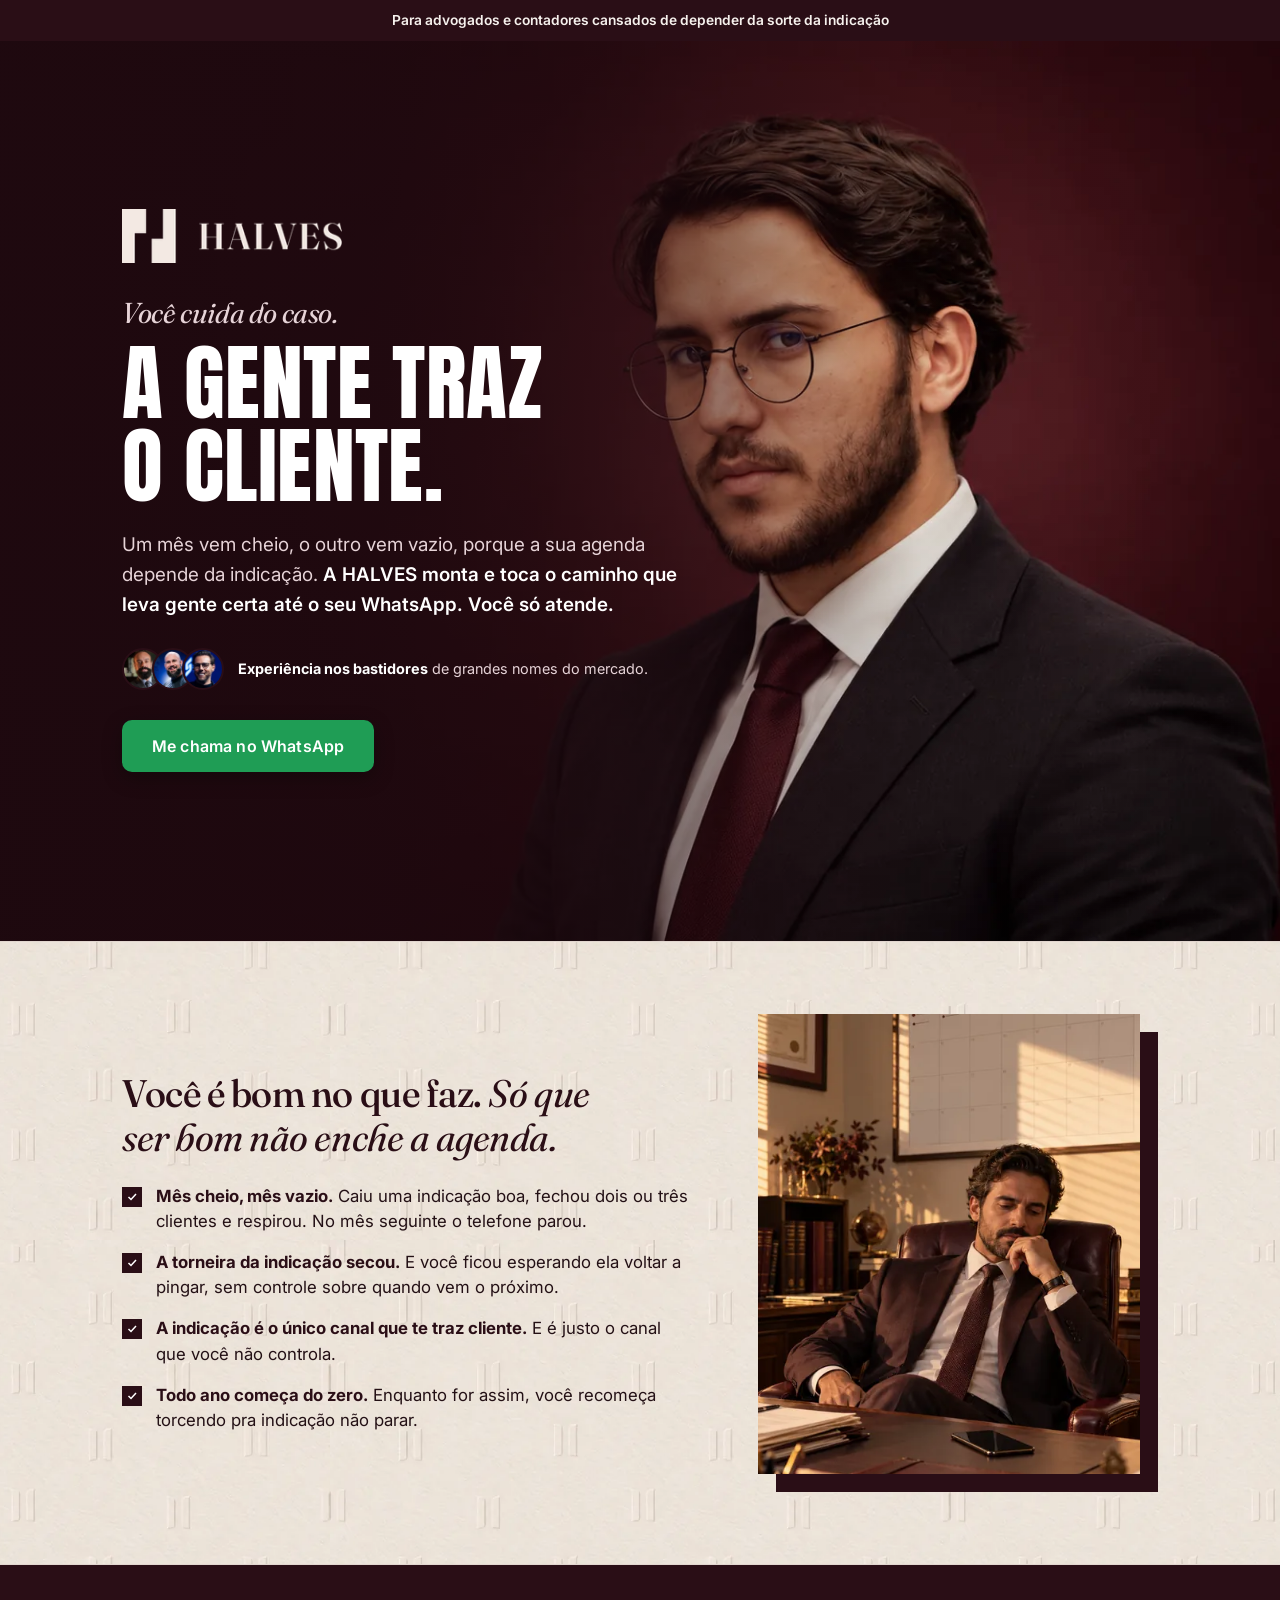
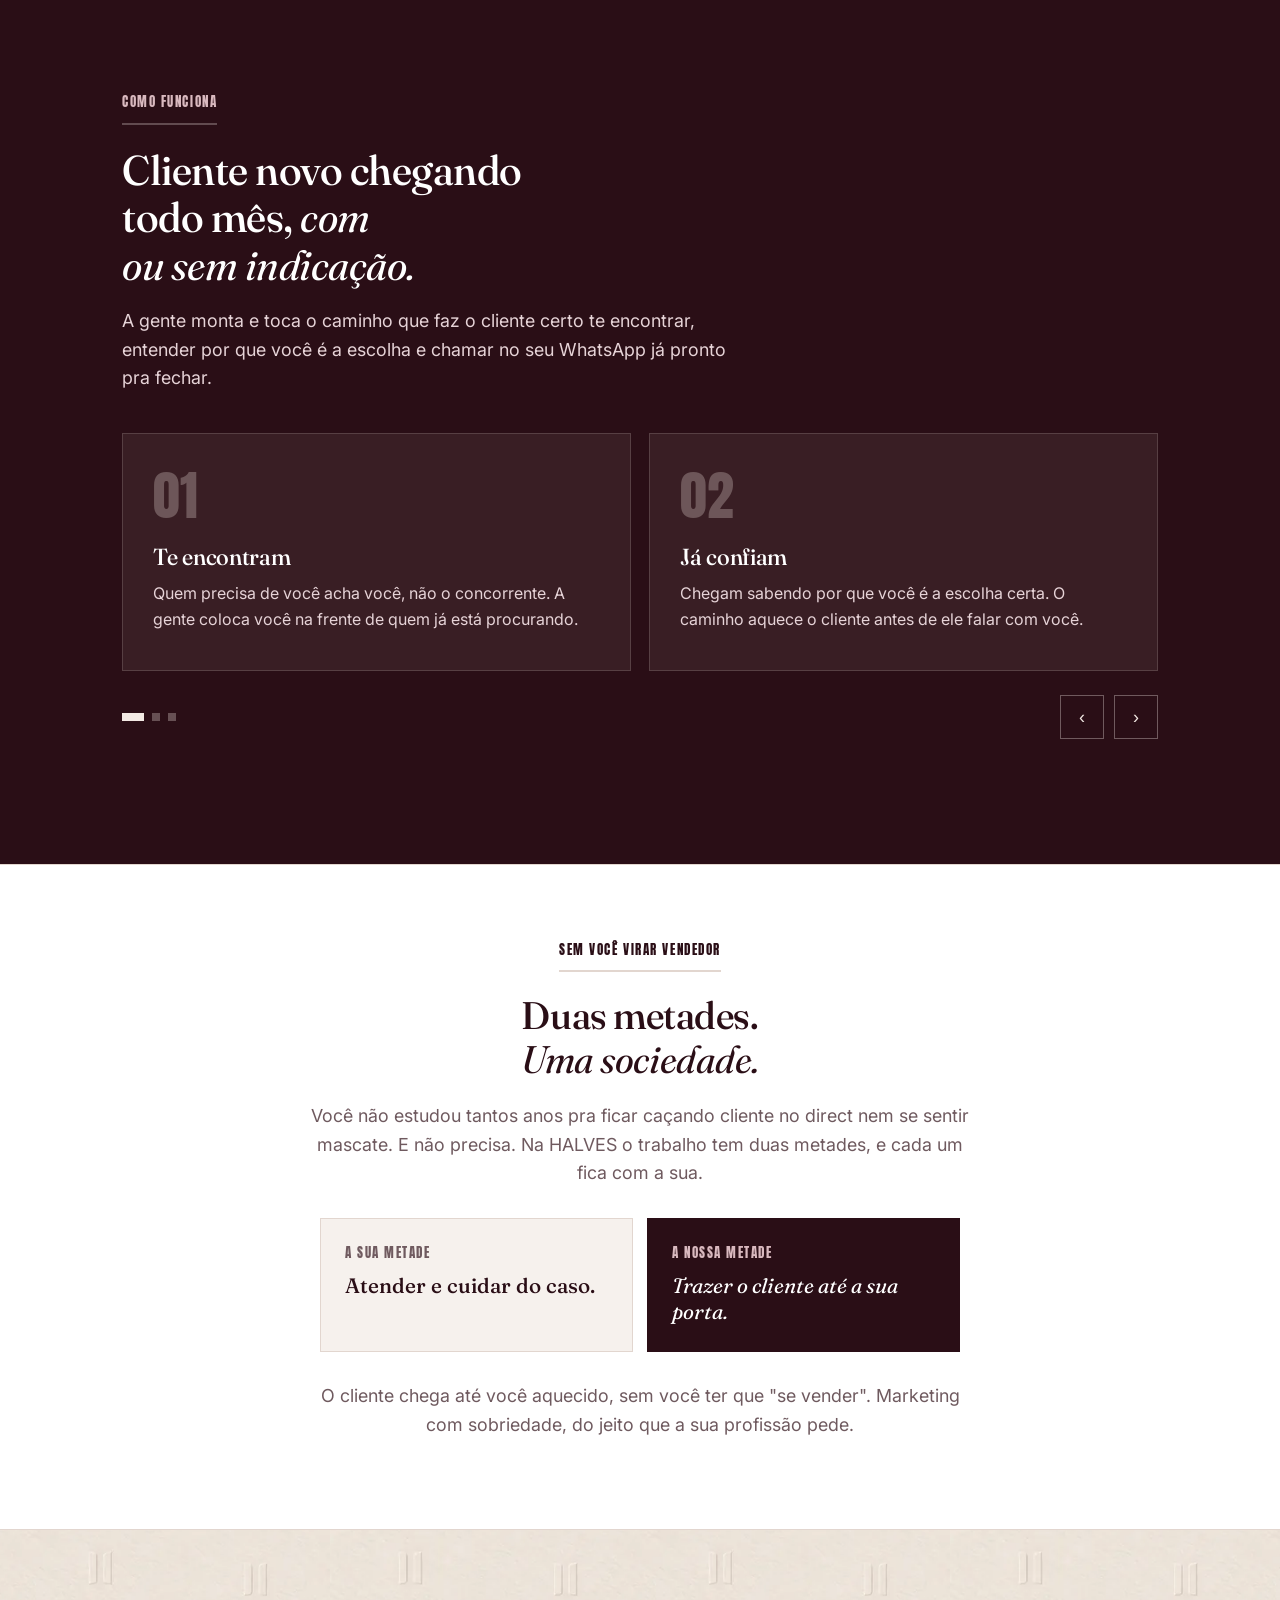
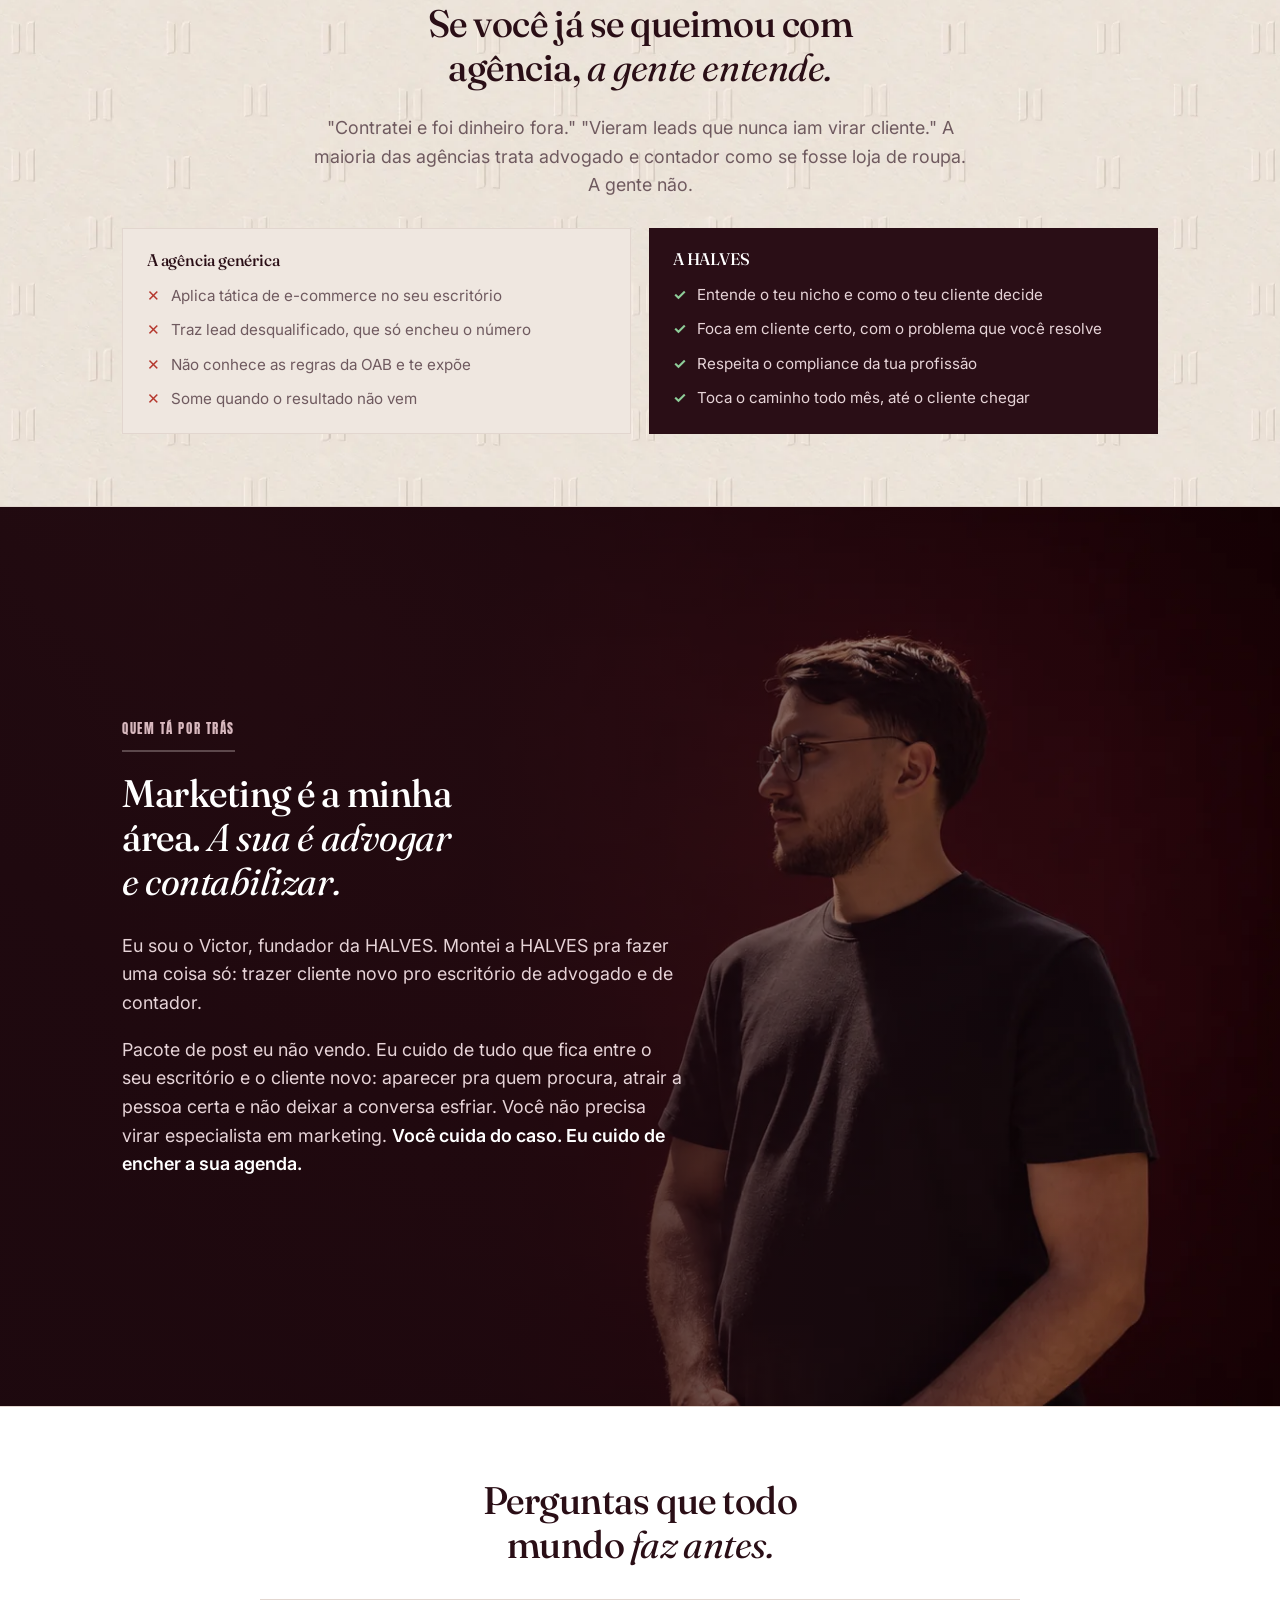
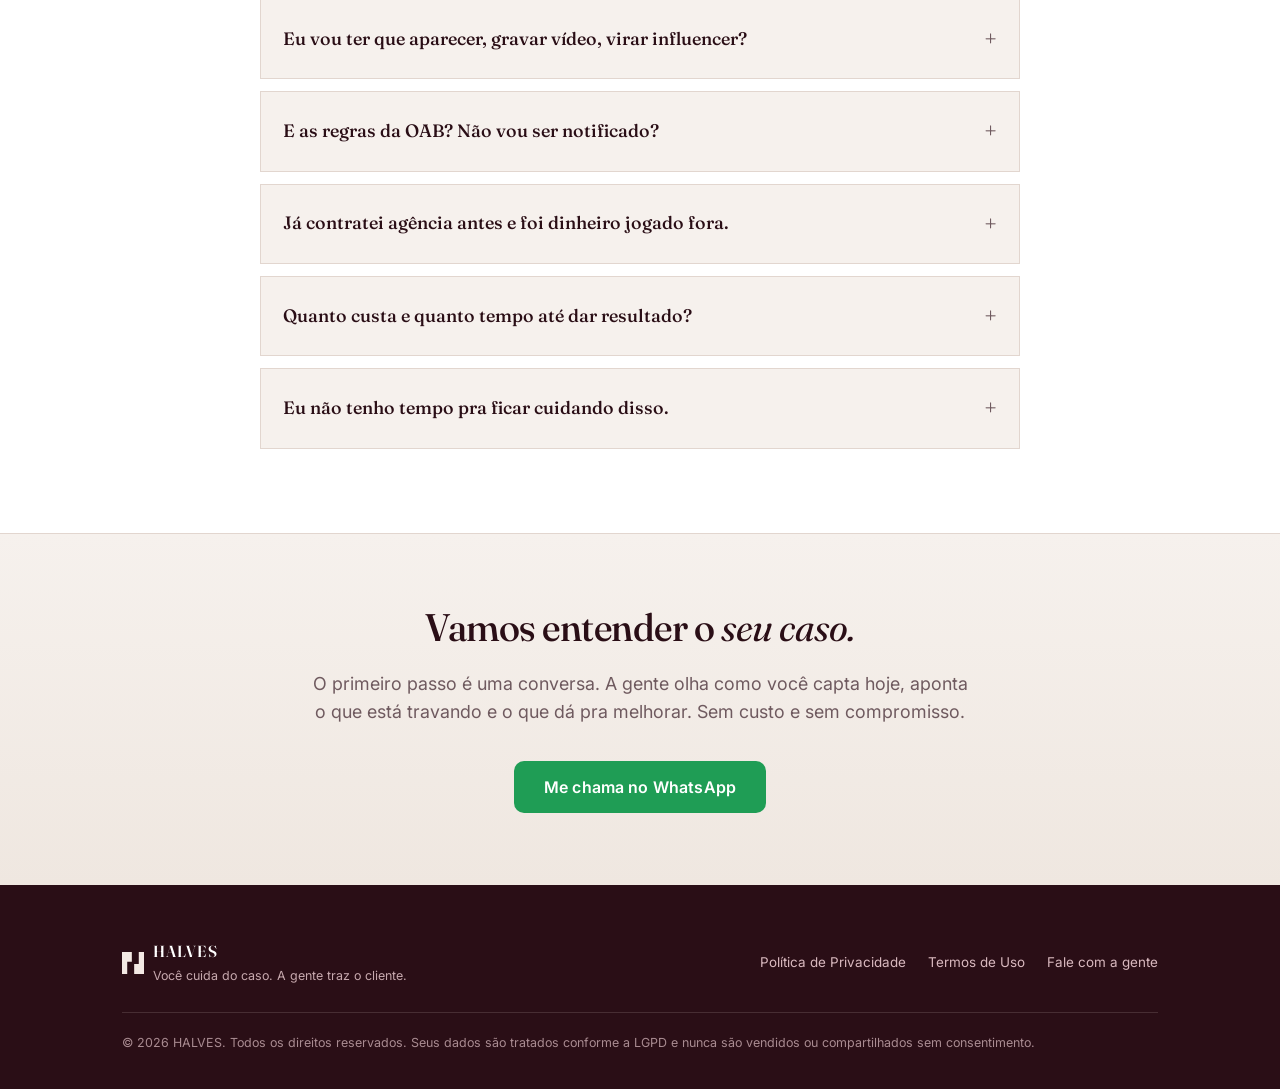
<file: index.html>
<!doctype html>
<html lang="pt-BR">
<head>
<meta charset="utf-8">
<meta name="viewport" content="width=device-width, initial-scale=1">
<meta name="theme-color" content="#2A0E16">
<link rel="icon" href="data:image/svg+xml,%3Csvg xmlns='http://www.w3.org/2000/svg' viewBox='184 184 632 632'%3E%3Crect x='184' y='184' width='632' height='632' fill='%232A0E16'/%3E%3Cpath fill='%23F3E9E4' d='M264 264H475V475H376V736H264Z M624 264H736V736H525V524H624Z'/%3E%3C/svg%3E">
<title>HALVES · Você cuida do caso. A gente traz o cliente.</title>
<link rel="canonical" href="https://halves.com.br/">
<meta name="description" content="Advogado e contador: um mês vem cheio, o outro vem vazio. A HALVES monta e toca o caminho que leva gente certa até o seu WhatsApp. Você só atende.">
<link rel="preconnect" href="https://fonts.googleapis.com">
<link rel="preconnect" href="https://fonts.gstatic.com" crossorigin>
<link rel="preload" as="image" href="img/victor-hero.webp" fetchpriority="high">
<link rel="stylesheet" href="https://fonts.googleapis.com/css2?family=Anton&family=Fraunces:ital,opsz,wght@0,9..144,500;0,9..144,600;1,9..144,400&family=Inter:wght@400;600;700&display=swap" media="print" onload="this.media='all'">
<noscript><link rel="stylesheet" href="https://fonts.googleapis.com/css2?family=Anton&family=Fraunces:ital,opsz,wght@0,9..144,500;0,9..144,600;1,9..144,400&family=Inter:wght@400;600;700&display=swap"></noscript>
<style>
  :root{
    --vinho:#2A0E16; --vinho2:#3D1520; --vinho-hover:#210a11; --verde:#1f9d55; --verde-hover:#178a48;
    --bg:#F6F1ED; --bg2:#efe7e0; --ink:#231015; --muted:#6f5a5f; --line:#e2d6cf; --card:#fff;
  }
  *{margin:0;padding:0;box-sizing:border-box;}
  html{ scroll-behavior:smooth; overflow-x:hidden; width:100%; overscroll-behavior-x:none; }
  body{ background:var(--bg) url("img/textura.webp") center top / 620px repeat; color:var(--ink); font-family:"Inter",system-ui,sans-serif; line-height:1.6; -webkit-font-smoothing:antialiased; overflow-x:hidden; width:100%; max-width:100%; position:relative; overscroll-behavior-x:none; }
  header, section, footer{ max-width:100%; overflow-x:hidden; }
  body > *{ max-width:100%; }
  .wrap{ width:100%; max-width:1080px; margin:0 auto; padding:0 22px; }
  .narrow{ max-width:720px; margin-left:auto; margin-right:auto; }
  h1,h2,h3{ font-family:"Fraunces",Georgia,serif; font-weight:500; font-variation-settings:"opsz" 72; line-height:1.14; letter-spacing:-.012em; text-wrap:balance; color:var(--vinho); }
  h1 em,h2 em,h3 em{ font-style:italic; font-weight:400; }
  .anton{ font-family:"Anton",Impact,sans-serif; font-weight:400; }

  .topbar{ background:var(--vinho); color:var(--bg); text-align:center; font-size:.86rem; font-weight:600; padding:11px 16px; line-height:1.35; }


  /* HERO com imagem de fundo */
  .hero{ position:relative; overflow:hidden; min-height:100vh; min-height:100dvh; display:flex; align-items:center;
    background:var(--vinho) url("img/victor-hero.webp") center right / cover no-repeat; }
  .hero::before{ content:""; position:absolute; inset:0; z-index:1;
    background:linear-gradient(90deg, rgba(30,9,15,.97) 0%, rgba(30,9,15,.9) 30%, rgba(30,9,15,.55) 52%, rgba(30,9,15,.1) 72%, rgba(30,9,15,0) 100%); }
  .hero .wrap{ position:relative; z-index:2; width:100%; }
  .hero-inner{ max-width:640px; padding:6vh 0; }
  .hero .herologo{ width:220px; max-width:56vw; height:auto; display:block; margin:0 0 34px 0; }
  .hero h1{ margin-bottom:22px; color:#fff; }
  .hero h1 .k{ display:block; font-style:italic; font-weight:400; font-size:clamp(1.35rem,2.4vw,1.8rem); color:#e6d3d7; margin-bottom:12px; }
  .hero h1 .big{ display:block; font-family:"Anton",Impact,sans-serif; font-weight:400; text-transform:uppercase; font-size:clamp(3rem,6.6vw,5.6rem); line-height:.98; letter-spacing:.005em; max-width:11ch; color:#fff; }
  .hero p.sub{ font-size:clamp(1rem,1.6vw,1.18rem); color:#e6d3d7; max-width:48ch; margin-bottom:28px; }
  .hero p.sub b{ color:#fff; font-weight:600; }

  /* prova social do hero */
  .proof{ display:flex; align-items:center; gap:14px; margin-bottom:30px; }
  .proof .faces{ display:flex; }
  .proof .faces .f{ width:42px; height:42px; border-radius:50%; border:2px solid var(--vinho); background:#5a2532 center/cover no-repeat; margin-left:-12px; display:flex; align-items:center; justify-content:center; font-weight:700; font-size:15px; color:#f3e9e4; }
  .proof .faces .f:first-child{ margin-left:0; }
  .proof .ptxt{ font-size:.9rem; color:#e6d3d7; line-height:1.35; }
  .proof .ptxt b{ color:#fff; font-weight:700; }

  .hero .cta-row{ display:flex; align-items:center; gap:16px; flex-wrap:wrap; }
  .btn{ display:inline-block; padding:16px 30px; border:0; border-radius:0; cursor:pointer; background:var(--verde); color:#fff; font-family:"Inter",system-ui,sans-serif; font-weight:600; font-size:16px; letter-spacing:.01em; text-decoration:none; transition:.2s; }
  .btn:hover{ background:var(--verde-hover); transform:translateY(-1px); box-shadow:0 8px 22px rgba(23,138,72,.3); }
  .btn-wpp{ border-radius:10px; }
  .hero .btn{ box-shadow:0 6px 20px rgba(0,0,0,.3); }
  .hero .btn:hover{ box-shadow:0 10px 28px rgba(0,0,0,.4); }

  section.block{ padding:8vh 0; border-top:1px solid var(--line); }
  .block h2{ font-size:clamp(1.6rem,3vw,2.4rem); margin-bottom:24px; max-width:22ch; }
  .block p{ font-size:clamp(1rem,1.5vw,1.12rem); color:var(--muted); max-width:60ch; margin-bottom:18px; }
  .block p b{ color:var(--ink); font-weight:600; }


  /* seção de tópicos + imagem (fundo claro, estilo holdingmasters) */
  .topicsec .grid{ display:grid; grid-template-columns:1fr 400px; gap:64px; align-items:stretch; }
  .topicsec .topics{ list-style:none; display:flex; flex-direction:column; gap:16px; }
  .topicsec .topics li{ position:relative; padding-left:34px; color:var(--ink); font-size:1.05rem; line-height:1.5; }
  .topicsec .topics li::before{ content:""; position:absolute; left:0; top:3px; width:20px; height:20px; background:var(--vinho) url("data:image/svg+xml,%3Csvg xmlns='http://www.w3.org/2000/svg' viewBox='0 0 24 24' fill='none' stroke='%23fff' stroke-width='3'%3E%3Cpath d='M5 12l5 5L20 6'/%3E%3C/svg%3E") center/12px no-repeat; }
  .topicsec .topics li b{ color:var(--vinho); }
  .topicsec .col-txt{ align-self:center; padding:12px 0; }
  .topicsec .col-img{ position:relative; min-height:460px; margin:0 18px 18px 0; }
  .topicsec .col-img::before{ content:""; position:absolute; top:18px; left:18px; right:-18px; bottom:-18px; background:var(--vinho); }
  .topicsec .col-img img{ position:absolute; inset:0; width:100%; height:100%; object-fit:cover; object-position:50% 22%; display:block; }


  /* O QUE MUDA — tópicos à esquerda + imagem à direita (estilo holdingmasters) */
  .change{ background:var(--vinho); color:var(--bg); border-top:0; min-height:100vh; min-height:100dvh; display:flex; align-items:center; }
  .change > .wrap{ width:100%; }
  .change .pill{ display:inline-block; font-family:"Anton",Impact,sans-serif; font-weight:400; font-size:13px; letter-spacing:.12em; text-transform:uppercase; color:#d9b9bf; padding:0 0 10px; border-bottom:2px solid rgba(243,233,228,.28); margin-bottom:22px; }
  .change h2{ color:#fff; font-size:clamp(1.7rem,3.3vw,2.6rem); max-width:18ch; margin-bottom:18px; }

  /* CARROSSEL DE PASSOS (setas, infinito) */
  .steps-intro{ max-width:640px; margin-bottom:40px; }
  .steps-intro p{ color:#e6d3d7; max-width:56ch; margin:0; }
  .steps .viewport{ display:flex; gap:18px; overflow-x:auto; scroll-snap-type:x mandatory; scroll-behavior:smooth; scrollbar-width:none; -webkit-overflow-scrolling:touch; }
  .steps .viewport::-webkit-scrollbar{ display:none; }
  .steps .slide{ flex:0 0 calc(50% - 9px); scroll-snap-align:start; background:rgba(243,233,228,.07); border:1px solid rgba(243,233,228,.16); padding:34px 30px 38px; }
  .steps .slide .num{ font-family:"Anton",Impact,sans-serif; font-weight:400; font-size:3.4rem; line-height:1; color:rgba(243,233,228,.28); margin-bottom:22px; }
  .steps .slide h3{ color:#fff; font-size:1.45rem; margin-bottom:10px; }
  .steps .slide p{ color:#e6d3d7; font-size:1rem; margin:0; max-width:none; }
  .steps .ctrl{ display:flex; align-items:center; justify-content:space-between; gap:16px; margin-top:24px; }
  .steps .arrows{ display:flex; gap:10px; }
  .steps .arrows button{ width:44px; height:44px; border-radius:0; border:1px solid rgba(243,233,228,.35); background:transparent; color:#f3e9e4; cursor:pointer; font-size:18px; display:flex; align-items:center; justify-content:center; transition:.2s; }
  .steps .arrows button:hover{ background:rgba(243,233,228,.12); }
  .steps .dots{ display:flex; gap:8px; }
  .steps .dots span{ width:8px; height:8px; background:rgba(243,233,228,.3); cursor:pointer; transition:.2s; }
  .steps .dots span.on{ background:#f3e9e4; width:22px; }

  /* sem virar vendedor — seção branca de destaque, sem card/círculo */
  .relief-sec{ background:#fff; }
  .relief-sec .wrap{ text-align:center; }
  .relief-sec .pill{ display:inline-block; font-family:"Anton",Impact,sans-serif; font-weight:400; font-size:13px; letter-spacing:.12em; text-transform:uppercase; color:var(--vinho); padding:0 0 10px; border-bottom:2px solid var(--line); margin-bottom:22px; }
  .relief-sec h2{ margin:0 auto 20px; max-width:20ch; }
  .relief-sec .halves{ display:grid; grid-template-columns:1fr 1fr; gap:14px; max-width:640px; margin:30px auto 30px; text-align:left; }
  .relief-sec .halves div{ padding:24px 24px 26px; border:1px solid var(--line); background:var(--bg); }
  .relief-sec .halves div.nossa{ background:var(--vinho); border-color:var(--vinho); }
  .relief-sec .halves span{ display:block; font-family:"Anton",Impact,sans-serif; font-size:12.5px; letter-spacing:.12em; text-transform:uppercase; color:var(--muted); margin-bottom:10px; }
  .relief-sec .halves .nossa span{ color:#d9b9bf; }
  .relief-sec .halves b{ display:block; font-family:"Fraunces",Georgia,serif; font-weight:500; font-size:1.3rem; line-height:1.25; color:var(--vinho); }
  .relief-sec .halves .nossa b{ color:#fff; font-style:italic; font-weight:400; }
  .relief-sec p{ margin:0 auto 18px; }

  /* já tentou (contra concorrência) */
  .tried{ display:grid; grid-template-columns:1fr 1fr; gap:18px; margin-top:28px; }
  .tried .col{ padding:22px 24px; border-radius:0; }
  .tried .old{ background:var(--bg2); border:1px solid var(--line); }
  .tried .new{ background:var(--vinho); color:var(--bg); }
  .tried .col h3{ font-size:1.05rem; margin-bottom:14px; }
  .tried .new h3{ color:#fff; }
  .tried .col ul{ list-style:none; display:flex; flex-direction:column; gap:10px; }
  .tried .col li{ font-size:.95rem; padding-left:24px; position:relative; }
  .tried .old li{ color:var(--muted); }
  .tried .new li{ color:#e6d3d7; }
  .tried .old li::before{ content:"✕"; position:absolute; left:0; color:#b5382e; font-weight:700; }
  .tried .new li::before{ content:"✓"; position:absolute; left:0; color:#8fce9a; font-weight:700; }

  /* QUEM TÁ POR TRÁS — foto do Victor de fundo (layout original) */
  .founder2{ position:relative; overflow:hidden; background:var(--vinho) url("img/victor-horizontal.webp") center right / cover no-repeat; min-height:100vh; min-height:100dvh; display:flex; align-items:center; }
  .founder2::before{ content:""; position:absolute; inset:0; z-index:1; background:linear-gradient(90deg, rgba(30,9,15,.96) 0%, rgba(30,9,15,.9) 38%, rgba(30,9,15,.5) 66%, rgba(30,9,15,.1) 100%); }
  .founder2 > .wrap{ position:relative; z-index:2; width:100%; }
  .founder2 .founder-hook{ max-width:520px; }
  .founder2 .founder-inner{ max-width:560px; margin-top:28px; }
  .founder2 .pill-dark{ display:inline-block; font-family:"Anton",Impact,sans-serif; font-weight:400; font-size:13px; letter-spacing:.12em; text-transform:uppercase; color:#d9b9bf; padding:0 0 10px; border-bottom:2px solid rgba(243,233,228,.28); margin-bottom:20px; }
  .founder2 h2{ color:#fff; max-width:18ch; margin-bottom:18px; font-size:clamp(1.7rem,3.1vw,2.4rem); }
  .founder2 p{ color:#e6d3d7; max-width:none; }
  .founder2 p b{ color:#fff; }


  /* FAQ (acordeão) */
  .faq-sec{ background:#fff; }
  .faq-sec .faq details{ background:var(--bg); }
  .faq{ max-width:760px; margin:32px auto 0; }
  .faq details{ background:var(--card); border:1px solid var(--line); border-radius:0; margin-bottom:12px; overflow:hidden; }
  .faq summary{ list-style:none; cursor:pointer; padding:20px 22px; font-family:"Fraunces",Georgia,serif; font-weight:500; font-size:1.12rem; color:var(--vinho); display:flex; justify-content:space-between; align-items:center; gap:16px; }
  .faq summary::-webkit-details-marker{ display:none; }
  .faq summary::after{ content:"+"; font-size:1.5rem; color:var(--muted); font-weight:400; transition:.2s; flex:0 0 auto; }
  .faq details[open] summary::after{ transform:rotate(45deg); }
  .faq .ans{ padding:0 22px 20px; color:var(--muted); font-size:1rem; line-height:1.6; }

  /* começar / CTA final */
  .start{ text-align:center; background:linear-gradient(180deg, var(--bg), var(--bg2)); }
  .start h2{ margin:0 auto 20px; }
  .start .lead{ margin:0 auto 34px; }

  /* MODAL do formulário */
  .modal{ position:fixed; inset:0; z-index:50; display:none; align-items:center; justify-content:center; padding:20px; background:rgba(20,6,10,.72); backdrop-filter:blur(3px); }
  .modal.open{ display:flex; }
  .leadForm{ background:var(--card); border:1px solid var(--line); border-radius:0; padding:32px 28px; max-width:450px; width:100%; text-align:left; box-shadow:0 30px 80px rgba(0,0,0,.5); position:relative; max-height:92vh; overflow-y:auto; }
  .leadForm .close{ position:absolute; top:14px; right:16px; background:none; border:0; font-size:26px; line-height:1; color:var(--muted); cursor:pointer; }
  .leadForm .ft{ font-family:"Fraunces",Georgia,serif; font-weight:500; font-size:1.4rem; color:var(--vinho); margin-bottom:4px; padding-right:26px; }
  .leadForm .fs{ font-size:.86rem; color:var(--muted); margin-bottom:20px; }
  .form-group{ margin-bottom:12px; }
  .form-group input, .form-group select{ width:100%; padding:13px 15px; border-radius:0; border:1.5px solid var(--line); font-size:1rem; background:#fff; color:var(--ink); font-family:inherit; transition:.2s; outline:none; }
  .form-group input:focus, .form-group select:focus{ border-color:var(--vinho); box-shadow:0 0 0 3px rgba(42,14,22,.1); }
  .form-group select{ appearance:none; }
  .form-group .msg{ display:none; font-size:.78rem; color:#C0392B; margin-top:5px; }
  .form-group.err input, .form-group.err select{ border-color:#C0392B; box-shadow:0 0 0 3px rgba(192,57,43,.12); }
  .form-group.err .msg{ display:block; }
  .leadForm button.btn{ width:100%; margin-top:6px; }
  .fnote{ font-size:.78rem; color:var(--muted); text-align:center; margin-top:14px; line-height:1.4; }
  .fnote a{ color:var(--vinho); }
  .leadForm button.btn[disabled]{ opacity:.7; cursor:wait; }
  /* honeypot: fora da tela e fora do leitor de tela; humano não vê, robô preenche */
  .hp{ position:absolute !important; left:-10000px !important; top:auto; width:1px; height:1px; overflow:hidden; }

  /* WhatsApp com país (intl-tel-input, carregado só quando o formulário abre) */
  .iti, .iti--detached-country-selector{
    --iti-hover-color:rgba(42,14,22,.07); --iti-border-color:var(--line); --iti-icon-color:var(--vinho);
    --iti-country-selector-bg:#fff; --iti-spacer-horizontal:12px; --iti-arrow-padding:8px; --iti-flag-width:22px;
  }
  .form-group .iti{ display:block; width:100%; }
  .leadForm .iti__country-container{ padding:1.5px; }
  .leadForm .iti__selected-country{ font-family:"Inter",system-ui,sans-serif; }
  .leadForm .iti__selected-country-primary{ background:var(--bg); border-right:1.5px solid var(--line); }
  .leadForm .iti__selected-dial-code{ margin-left:0; padding:0 4px 0 10px; font-weight:600; color:var(--vinho); }
  .leadForm .iti__selected-country[aria-expanded=true] .iti__selected-country-primary{ background:var(--bg2); }
  .leadForm .iti__selected-country:focus-visible{ outline:2px solid var(--vinho); outline-offset:-2px; }
  body .iti__flag{ border-radius:0; box-shadow:0 0 0 1px rgba(42,14,22,.12); }
  body .iti__country-selector{ border-radius:0; font-family:"Inter",system-ui,sans-serif; color:var(--ink); }
  body .iti--inline-country-selector .iti__country-selector{ border:1.5px solid var(--vinho); box-shadow:0 18px 40px rgba(42,14,22,.22); margin-top:2px; }
  body .iti--inline-country-selector .iti__country-list{ max-height:230px; }
  body .iti__search-input-wrapper{ border-bottom:1.5px solid var(--line); background:var(--bg); }
  body .iti__search-input{ font-family:inherit; font-size:16px; color:var(--ink); background:transparent; outline:none; border-radius:0; padding-top:12px; padding-bottom:12px; }
  body .iti__search-input::placeholder{ color:var(--muted); }
  body .iti__country{ font-size:.95rem; padding-top:10px; padding-bottom:10px; }
  body .iti__country.iti__highlight{ background:rgba(42,14,22,.07); }
  body .iti__country[aria-selected=true] .iti__country-name{ font-weight:600; color:var(--vinho); }
  body .iti__dial-code{ color:var(--muted); font-variant-numeric:tabular-nums; }
  body .iti__country-check{ color:var(--vinho); }
  body .iti__no-results{ color:var(--muted); font-size:.92rem; }
  body .iti__country-list{ scrollbar-width:thin; scrollbar-color:rgba(42,14,22,.3) transparent; }
  /* celular: lista em tela cheia, por cima do modal, no fundo vinho da página */
  body .iti--fullscreen-popup.iti--detached-country-selector{ background:rgba(20,6,10,.82); backdrop-filter:blur(3px); padding:56px 16px 16px; z-index:1060; }
  body .iti--fullscreen-popup .iti__country-selector{ border:0; box-shadow:0 30px 80px rgba(0,0,0,.5); }
  body .iti--fullscreen-popup .iti__close-button{ right:0; color:#F3E9E4; }
  body .iti--fullscreen-popup .iti__country{ padding:12px 14px; }

  footer{ background:var(--vinho); color:#c7a9ae; padding:6vh 0 4vh; }
  footer .fgrid{ display:flex; align-items:center; justify-content:space-between; gap:24px; flex-wrap:wrap; }
  footer .fmark{ display:inline-flex; align-items:center; gap:9px; }
  footer svg{ width:22px; height:22px; }
  footer .fmark span{ font-family:"Fraunces",Georgia,serif; font-weight:600; font-variation-settings:"opsz" 144; letter-spacing:.06em; font-size:16px; color:#fff; }
  footer .fmark small{ display:block; font-size:.78rem; color:#c7a9ae; margin-top:2px; }
  footer .flinks{ display:flex; gap:22px; flex-wrap:wrap; }
  footer .flinks a{ color:#d9b9bf; font-size:.84rem; text-decoration:none; }
  footer .flinks a:hover{ color:#fff; text-decoration:underline; }
  footer .fbase{ border-top:1px solid rgba(243,233,228,.14); margin-top:26px; padding-top:20px; font-size:.78rem; color:#a98b91; }

  @media (max-width:820px){
    .tried{ grid-template-columns:1fr; }
    .hero h1{ max-width:none; }
    .topicsec .grid{ grid-template-columns:1fr; gap:32px; }
    .topicsec .col-img{ min-height:0; aspect-ratio:4/5; margin-right:12px; }
    .topicsec .col-img::before{ top:12px; left:12px; right:-12px; bottom:-12px; }
  }
  @media (max-width:560px){
    .wrap{ padding:0 18px; }
    .topbar{ font-size:.78rem; padding:10px 14px; }

    .hero{ min-height:auto; display:block;
      background-color:var(--vinho); background-image:url("img/victor-hero.webp"); background-repeat:no-repeat; background-position:78% top; background-size:auto 46vh; }
    .hero::before{ background:linear-gradient(180deg, rgba(30,9,15,0) 0%, rgba(30,9,15,0) 30vh, rgba(30,9,15,.9) 40vh, rgba(30,9,15,1) 46vh, rgba(30,9,15,1) 100%); }
    .hero-inner{ padding:26vh 0 7vh; max-width:none; }
    .hero .herologo{ width:160px; margin-bottom:22px; }
    .hero h1 .k{ font-size:1.25rem; margin-bottom:8px; }
    .hero h1 .big{ font-size:2.9rem; }
    .relief-sec .halves{ grid-template-columns:1fr; }
    .hero .cta-row{ flex-direction:column; align-items:stretch; gap:12px; }
    .hero .btn{ text-align:center; width:100%; }
    .proof{ justify-content:flex-start; }

    section.block{ padding:6vh 0; }
    .change{ min-height:auto; display:block; padding:8vh 0; }
    .block h2{ font-size:1.6rem; }
    .block h2{ margin-bottom:18px; }
    .btn{ width:100%; text-align:center; }
    .tried .col{ padding:24px 20px; }
    .steps .slide{ flex-basis:84%; padding:28px 22px 30px; }
    .steps .slide .num{ font-size:2.6rem; margin-bottom:18px; }
    .steps .slide h3{ font-size:1.25rem; }
    .steps-intro{ margin-bottom:28px; }

    /* fundador no mobile: Victor em cima à direita, frase à esquerda, texto logo abaixo (layout de antes) */
    .founder2{ min-height:auto; display:block; padding:0; background-position:82% top; background-size:auto 48vh; }
    .founder2::before{ background:
      linear-gradient(180deg, rgba(30,9,15,0) 32vh, rgba(30,9,15,.9) 41vh, rgba(30,9,15,1) 47vh),
      linear-gradient(90deg, rgba(30,9,15,.82) 0%, rgba(30,9,15,.35) 46%, rgba(30,9,15,0) 68%); }
    .founder2 .founder-hook{ max-width:none; padding:5vh 0 0; }
    .founder2 h2{ max-width:12ch; font-size:1.6rem; }
    .founder2 .founder-inner{ max-width:none; margin-top:0; padding:14vh 0 8vh; }
    .founder2 p{ font-size:.98rem; }
  }
</style>
</head>
<body>

<div class="topbar">Para advogados e contadores cansados de depender da sorte da indicação</div>

<!-- HERO -->
<header class="hero">
  <div class="wrap">
    <div class="hero-inner">
      <img class="herologo" src="img/halves-logo.webp" srcset="img/halves-logo-240.webp 240w, img/halves-logo.webp 480w" sizes="(max-width:560px) 180px, 240px" alt="HALVES" width="240" height="59" fetchpriority="high">
      <h1><span class="k">Você cuida do caso.</span><span class="big">A gente traz o cliente.</span></h1>
      <p class="sub">Um mês vem cheio, o outro vem vazio, porque a sua agenda depende da indicação. <b>A HALVES monta e toca o caminho que leva gente certa até o seu WhatsApp. Você só atende.</b></p>
      <div class="proof">
        <div class="faces">
          <div class="f" style="background-image:url('img/prova-1.webp')"></div>
          <div class="f" style="background-image:url('img/prova-2.webp')"></div>
          <div class="f" style="background-image:url('img/prova-3.webp')"></div>
        </div>
        <div class="ptxt"><b>Experiência nos bastidores</b> de grandes nomes do mercado.</div>
      </div>
      <div class="cta-row">
        <button type="button" class="btn btn-wpp" data-open-form>Me chama no WhatsApp</button>
      </div>
    </div>
  </div>
</header>

<main>

<!-- O PROBLEMA: a montanha-russa (tópicos + imagem) -->
<section class="block topicsec">
  <div class="wrap">
    <div class="grid">
      <div class="col-txt">
      <h2>Você é bom no que faz. <em>Só que ser bom não enche a agenda.</em></h2>
      <ul class="topics">
        <li><b>Mês cheio, mês vazio.</b> Caiu uma indicação boa, fechou dois ou três clientes e respirou. No mês seguinte o telefone parou.</li>
        <li><b>A torneira da indicação secou.</b> E você ficou esperando ela voltar a pingar, sem controle sobre quando vem o próximo.</li>
        <li><b>A indicação é o único canal que te traz cliente.</b> E é justo o canal que você não controla.</li>
        <li><b>Todo ano começa do zero.</b> Enquanto for assim, você recomeça torcendo pra indicação não parar.</li>
      </ul>
      </div>
      <div class="col-img">
        <img src="img/problema.webp" srcset="img/problema-480.webp 480w, img/problema.webp 800w" sizes="(max-width:820px) 92vw, 400px" alt="Advogado no escritório olhando o celular parado, com a agenda do mês quase vazia na parede" width="800" height="1421" loading="lazy" decoding="async">
      </div>
    </div>
  </div>
</section>

<!-- COMO FUNCIONA — carrossel de 3 passos -->
<section class="block change">
  <div class="wrap">
    <div class="steps-intro">
      <span class="pill">Como funciona</span>
      <h2>Cliente novo chegando todo mês, <em>com ou sem indicação.</em></h2>
      <p>A gente monta e toca o caminho que faz o cliente certo te encontrar, entender por que você é a escolha e chamar no seu WhatsApp já pronto pra fechar.</p>
    </div>
    <!-- CARROSSEL DE PASSOS (arrasta no celular, setas e pontos) -->
    <div class="steps">
      <div class="viewport" id="stepTrack">
        <div class="slide"><div class="num">01</div><h3>Te encontram</h3><p>Quem precisa de você acha você, não o concorrente. A gente coloca você na frente de quem já está procurando.</p></div>
        <div class="slide"><div class="num">02</div><h3>Já confiam</h3><p>Chegam sabendo por que você é a escolha certa. O caminho aquece o cliente antes de ele falar com você.</p></div>
        <div class="slide"><div class="num">03</div><h3>Fecham</h3><p>Vêm prontos pra contratar, sem esfriar no meio. Você só fala com quem já está pronto pra fechar.</p></div>
      </div>
      <div class="ctrl">
        <div class="dots" id="stepDots"></div>
        <div class="arrows">
          <button type="button" id="stepPrev" aria-label="Anterior">‹</button>
          <button type="button" id="stepNext" aria-label="Próximo">›</button>
        </div>
      </div>
    </div>
  </div>
</section>

<!-- SEM VIRAR VENDEDOR — seção branca de destaque, sem card/círculo -->
<section class="block relief-sec">
  <div class="wrap narrow">
    <span class="pill">Sem você virar vendedor</span>
    <h2>Duas metades. <em>Uma sociedade.</em></h2>
    <p>Você não estudou tantos anos pra ficar caçando cliente no direct nem se sentir mascate. E não precisa. Na HALVES o trabalho tem duas metades, e cada um fica com a sua.</p>
    <div class="halves">
      <div><span>A sua metade</span><b>Atender e cuidar do caso.</b></div>
      <div class="nossa"><span>A nossa metade</span><b>Trazer o cliente até a sua porta.</b></div>
    </div>
    <p>O cliente chega até você aquecido, sem você ter que "se vender". Marketing com sobriedade, do jeito que a sua profissão pede.</p>
  </div>
</section>

<!-- JÁ TENTOU (contra a concorrência) -->
<section class="block">
  <div class="wrap">
    <h2 class="narrow" style="text-align:center;">Se você já se queimou com agência, <em>a gente entende.</em></h2>
    <p class="narrow" style="text-align:center;">"Contratei e foi dinheiro fora." "Vieram leads que nunca iam virar cliente." A maioria das agências trata advogado e contador como se fosse loja de roupa. A gente não.</p>
    <div class="tried">
      <div class="col old">
        <h3>A agência genérica</h3>
        <ul>
          <li>Aplica tática de e-commerce no seu escritório</li>
          <li>Traz lead desqualificado, que só encheu o número</li>
          <li>Não conhece as regras da OAB e te expõe</li>
          <li>Some quando o resultado não vem</li>
        </ul>
      </div>
      <div class="col new">
        <h3>A HALVES</h3>
        <ul>
          <li>Entende o teu nicho e como o teu cliente decide</li>
          <li>Foca em cliente certo, com o problema que você resolve</li>
          <li>Respeita o compliance da tua profissão</li>
          <li>Toca o caminho todo mês, até o cliente chegar</li>
        </ul>
      </div>
    </div>
  </div>
</section>

<!-- QUEM TÁ POR TRÁS — foto de fundo (layout original) -->
<section class="block founder2">
  <div class="wrap">
    <div class="founder-hook">
      <span class="pill-dark">Quem tá por trás</span>
      <h2>Marketing é a minha área. <em>A sua é advogar e contabilizar.</em></h2>
    </div>
    <div class="founder-inner">
      <p>Eu sou o Victor, fundador da HALVES. Montei a HALVES pra fazer uma coisa só: trazer cliente novo pro escritório de advogado e de contador.</p>
      <p>Pacote de post eu não vendo. Eu cuido de tudo que fica entre o seu escritório e o cliente novo: aparecer pra quem procura, atrair a pessoa certa e não deixar a conversa esfriar. Você não precisa virar especialista em marketing. <b>Você cuida do caso. Eu cuido de encher a sua agenda.</b></p>
    </div>
  </div>
</section>

<!-- FAQ (quebra de objeções) -->
<section class="block faq-sec">
  <div class="wrap">
    <h2 class="narrow" style="text-align:center;">Perguntas que todo mundo <em>faz antes.</em></h2>
    <div class="faq">
      <details>
        <summary>Eu vou ter que aparecer, gravar vídeo, virar influencer?</summary>
        <div class="ans">Não. A parte de captação é nossa. Se em algum momento fizer sentido você aparecer, a gente combina antes, no seu ritmo. Dá pra começar sem rosto.</div>
      </details>
      <details>
        <summary>E as regras da OAB? Não vou ser notificado?</summary>
        <div class="ans">A gente trabalha dentro do que o Provimento 205/2021 permite: informar e educar, sem prometer resultado, sem tabela de honorário, sem captação mercantil. Marketing com sobriedade é justamente o nosso jeito.</div>
      </details>
      <details>
        <summary>Já contratei agência antes e foi dinheiro jogado fora.</summary>
        <div class="ans">Entendo, e é o mais comum. A diferença é que a gente entende o teu nicho e fala com você de uma coisa só: cliente novo chegando. Todo mês você sabe quantos chegaram, sem ficar no escuro achando que "o marketing não funciona".</div>
      </details>
      <details>
        <summary>Quanto custa e quanto tempo até dar resultado?</summary>
        <div class="ans">Depende do teu momento e do teu objetivo, por isso a conversa inicial é sem custo: a gente entende o teu caso antes de propor qualquer coisa. Captação leva algumas semanas pra maturar, não é botão mágico, e a gente é honesto sobre isso.</div>
      </details>
      <details>
        <summary>Eu não tenho tempo pra ficar cuidando disso.</summary>
        <div class="ans">Esse é o ponto. Quem monta e toca o caminho somos nós. Você continua cuidando dos seus casos, e o cliente chega até você já aquecido.</div>
      </details>
    </div>
  </div>
</section>

<!-- CTA FINAL -->
<section class="block start" id="comecar">
  <div class="wrap">
    <h2>Vamos entender o <em>seu caso.</em></h2>
    <p class="lead narrow">O primeiro passo é uma conversa. A gente olha como você capta hoje, aponta o que está travando e o que dá pra melhorar. Sem custo e sem compromisso.</p>
    <button type="button" class="btn btn-wpp" data-open-form>Me chama no WhatsApp</button>
  </div>
</section>
</main>

<footer>
  <div class="wrap">
    <div class="fgrid">
      <div class="fmark">
        <svg viewBox="264 264 472 472" aria-hidden="true"><path fill="#F3E9E4" d="M264 264H475V475H376V736H264Z M624 264H736V736H525V524H624Z"/></svg>
        <div><span>HALVES</span><small>Você cuida do caso. A gente traz o cliente.</small></div>
      </div>
      <div class="flinks">
        <a href="politica-de-privacidade.html">Política de Privacidade</a>
        <a href="termos-de-uso.html">Termos de Uso</a>
        <a href="#comecar">Fale com a gente</a>
      </div>
    </div>
    <div class="fbase">© 2026 HALVES. Todos os direitos reservados. Seus dados são tratados conforme a LGPD e nunca são vendidos ou compartilhados sem consentimento.</div>
  </div>
</footer>

<!-- MODAL FORMULÁRIO -->
<div class="modal" id="formModal" role="dialog" aria-modal="true" aria-label="Fale com a HALVES">
  <form id="leadForm" class="leadForm" novalidate>
    <button type="button" class="close" data-close-form aria-label="Fechar">×</button>
    <div class="ft">Fale com a gente</div>
    <div class="fs">A gente te responde e marca a conversa. Sem compromisso.</div>
    <div class="form-group" id="f-nome">
      <input id="FNAME" name="nome" type="text" placeholder="Seu nome e sobrenome" autocomplete="name" required>
      <span class="msg">Informe o seu nome completo.</span>
    </div>
    <div class="form-group" id="f-email">
      <input id="EMAIL" name="email" type="email" placeholder="Seu melhor e-mail" autocomplete="email" required>
      <span class="msg">Informe um e-mail válido.</span>
    </div>
    <div class="form-group" id="f-tel">
      <input id="PHONE" name="whatsapp" type="tel" placeholder="WhatsApp com DDD" inputmode="tel" autocomplete="tel" aria-label="WhatsApp" aria-describedby="tel-msg" required>
      <span class="msg" id="tel-msg" aria-live="polite">Informe seu WhatsApp com DDD.</span>
    </div>
    <div class="hp" aria-hidden="true">
      <label for="SITE">Seu site</label>
      <input id="SITE" name="site" type="text" tabindex="-1" autocomplete="off">
    </div>
    <div class="form-group" id="f-perfil">
      <select id="PERFIL" name="perfil" required>
        <option value="">Você é advogado ou contador?</option>
        <option>Advogado</option>
        <option>Contador</option>
        <option>Outro</option>
      </select>
      <span class="msg">Selecione uma opção.</span>
    </div>
    <button type="submit" id="cta" class="btn">Quero falar com a HALVES</button>
    <p class="fnote">Ao enviar, você concorda com a <a href="politica-de-privacidade.html" target="_blank" rel="noopener">Política de Privacidade</a>. Seus dados são usados só pra gente falar com você.</p>
  </form>
</div>

<script>
  /* ---- CONFIGURAÇÃO DO FORMULÁRIO (como ligar: ../formulario/LEIA-ME.md) ---- */
  var CONFIG = {
    PLANILHA_URL: 'https://script.google.com/macros/s/AKfycbwT2uodnKqNECF2BlGBXm5ainAEwc0QAlnvf2QmZyL_yPo8vhHvCu9w6ogYeBodE_o/exec',
    WHATSAPP: '5521974455900',  // número da HALVES (21 97445-5900), desde 08/10/2026
    /* CRM (Supabase). A chave publishable é pública por natureza: só executa a RPC capturar_lead. */
    SUPABASE_URL: 'https://yjmuwpkvoexunkjcafgv.supabase.co',
    SUPABASE_KEY: 'sb_publishable_evVh_bIikrP4SMP16OMmsw_5UqqDWLV',
    ENVIO_TIMEOUT_MS: 8000,     // prazo do fetch do CRM
    RPC_ESPERA_MS: 1500,        // quanto o WhatsApp espera a resposta do CRM antes de abrir
    /* seletor de país do WhatsApp: versão travada + hash de integridade */
    ITI: 'https://cdn.jsdelivr.net/npm/intl-tel-input@29.5.3/dist',
    ITI_JS_SRI: 'sha384-1k5t9CQZrBJeWjMvg0TBTlVboAUK8rjnCB32B82h3uEU1PJjbPEvC9nLAZZPqDLl',
    ITI_CSS_SRI: 'sha384-khdvUrzJNN6Jw9yHboN6430RRijNf+nAlKcZv0a5IrkTjwZpwgJ9fzD3kjbqhOyZ'
  };

  /* guarda as UTMs da chegada, mesmo se a pessoa navegar pela página antes de enviar */
  var UTM = (function(){
    var q = new URLSearchParams(location.search), o = {};
    ['utm_source','utm_medium','utm_campaign','utm_content','utm_term'].forEach(function(k){ o[k] = q.get(k) || ''; });
    return o;
  })();

  /* ---- MODAL ---- */
  var modal = document.getElementById('formModal');
  function openForm(){ carregaTel(); modal.classList.add('open'); document.body.style.overflow='hidden'; setTimeout(function(){ document.getElementById('FNAME').focus(); },50); }
  function closeForm(){ modal.classList.remove('open'); document.body.style.overflow=''; }
  document.querySelectorAll('[data-open-form]').forEach(function(b){ b.addEventListener('click', openForm); });
  document.querySelectorAll('[data-close-form]').forEach(function(b){ b.addEventListener('click', closeForm); });
  modal.addEventListener('click', function(e){ if(e.target===modal) closeForm(); });
  document.addEventListener('keydown', function(e){ if(e.key==='Escape') closeForm(); });

  /* ---- CARROSSEL DE PASSOS (rolagem com encaixe; setas voltam ao início no fim) ---- */
  (function(){
    var vp = document.getElementById('stepTrack');
    var slides = vp.children;
    var total = slides.length;
    var dotsBox = document.getElementById('stepDots');
    for(var i=0;i<total;i++){ var d=document.createElement('span'); d.dataset.i=i; dotsBox.appendChild(d); }
    var dots = dotsBox.children;
    function atual(){
      var x = vp.scrollLeft, best = 0;
      for(var i=0;i<total;i++){ if(Math.abs(slides[i].offsetLeft - vp.offsetLeft - x) < Math.abs(slides[best].offsetLeft - vp.offsetLeft - x)) best = i; }
      if(vp.scrollLeft + vp.clientWidth >= vp.scrollWidth - 4) best = total - 1;
      return best;
    }
    function marca(){ var a = atual(); for(var i=0;i<total;i++){ dots[i].classList.toggle('on', i===a); } }
    function go(n){ n = (n % total + total) % total; vp.scrollTo({ left: slides[n].offsetLeft - vp.offsetLeft }); }
    document.getElementById('stepNext').addEventListener('click', function(){ go(atual()+1); });
    document.getElementById('stepPrev').addEventListener('click', function(){ go(atual()-1); });
    dotsBox.addEventListener('click', function(e){ if(e.target.dataset.i!==undefined) go(+e.target.dataset.i); });
    vp.addEventListener('scroll', marca, { passive:true });
    marca();
  })();

  /* ---- FORMULÁRIO ---- */
  var tel = document.getElementById('PHONE');
  var telMsg = document.getElementById('tel-msg');
  var iti = null, itiCarga = null;

  /* intl-tel-input: CSS e JS só quando o formulário abre (ou o dedo chega no botão);
     o utils (validação e máscara por país, ~260 KB) só depois disso, sob demanda. */
  function carregaTel(){
    if(itiCarga) return itiCarga;
    /* já abre a conexão com o CRM: no envio sobra só a ida e volta da RPC */
    if(CONFIG.SUPABASE_URL && !document.getElementById('pc-crm')){
      var pc = document.createElement('link');
      pc.id = 'pc-crm'; pc.rel = 'preconnect'; pc.href = CONFIG.SUPABASE_URL; pc.crossOrigin = 'anonymous';
      document.head.appendChild(pc);
    }
    itiCarga = new Promise(function(ok, falha){
      var css = document.createElement('link');
      css.rel = 'stylesheet'; css.href = CONFIG.ITI + '/css/intlTelInput.min.css';
      css.integrity = CONFIG.ITI_CSS_SRI; css.crossOrigin = 'anonymous';
      document.head.appendChild(css);
      var js = document.createElement('script');
      js.src = CONFIG.ITI + '/js/intlTelInput.min.js';
      js.integrity = CONFIG.ITI_JS_SRI; js.crossOrigin = 'anonymous';
      js.onload = ok; js.onerror = falha;
      document.head.appendChild(js);
    }).then(iniciaTel).catch(function(){ itiCarga = null; });
    return itiCarga;
  }
  function iniciaTel(){
    if(iti || !window.intlTelInput) return;
    iti = window.intlTelInput(tel, {
      initialCountry: 'br',
      separateDialCode: true,
      countryOrder: ['br','pt','us'],
      countryNameLocale: 'pt-BR',
      countryNameOverrides: { us: 'Estados Unidos (EUA)' },   /* quem busca "eua" acha */
      countrySearch: true,
      dropdownParent: document.body,   /* fora do card do form: o overflow do modal não corta a lista */
      formatAsYouType: true,
      placeholderNumberPolicy: 'AGGRESSIVE',
      placeholderNumberType: 'MOBILE',
      uiTranslations: {
        selectedCountryAriaLabel: 'País do WhatsApp: ${countryName} (${dialCode}). Trocar país',
        noCountrySelected: 'Escolha o país do WhatsApp',
        countryListAriaLabel: 'Lista de países',
        searchPlaceholder: 'Buscar país',
        clearSearchAriaLabel: 'Limpar busca',
        closeCountrySelectorAriaLabel: 'Fechar',
        searchEmptyState: 'Nenhum país com esse nome',
        searchSummaryAria: function(n){ return n === 1 ? '1 país encontrado' : n + ' países encontrados'; }
      },
      loadUtils: function(){ return import(CONFIG.ITI + '/js/utils.js'); }
    });
    tel.addEventListener('countrychange', function(){ setErr('f-tel', false); });
  }
  document.querySelectorAll('[data-open-form]').forEach(function(b){
    b.addEventListener('pointerenter', carregaTel, { once:true });
    b.addEventListener('touchstart', carregaTel, { once:true, passive:true });
  });

  function paisAtual(){ return iti ? ((iti.getSelectedCountry() || {}).iso2 || '') : 'br'; }

  /* Brasil: o +55 já está no seletor. Se a pessoa digitar ou colar o 55 de novo, ele sai.
     Só com 12 ou 13 dígitos: DDD 55 existe (RS), então "começa com 55" sozinho não basta. */
  function semDDI(d){ return paisAtual() === 'br' && d.length >= 12 && d.indexOf('55') === 0; }
  /* tecla a tecla: a biblioteca trava no tamanho máximo do número brasileiro, então o 12º dígito
     nunca chegaria ao "input". Aqui ele entra e o 55 da frente sai. */
  tel.addEventListener('keydown', function(e){
    if(!iti || !/^[0-9]$/.test(e.key) || e.ctrlKey || e.metaKey || e.altKey) return;
    if(this.selectionStart !== this.value.length) return;
    var novo = this.value.replace(/\D/g,'') + e.key;
    if(!semDDI(novo)) return;
    e.preventDefault(); e.stopImmediatePropagation();
    iti.setNumber('+' + novo);
  });
  /* colar ou autopreencher com o 55 junto: o país fica no seletor, o número sem o 55 */
  tel.addEventListener('paste', function(e){
    if(!iti) return;
    var txt = (e.clipboardData && e.clipboardData.getData('text')) || '';
    var d = txt.replace(/\D/g,'');
    if(!d || this.value.replace(/\D/g,'')) return;
    if(semDDI(d) || /^\s*(\+|00)/.test(txt)){
      e.preventDefault(); e.stopImmediatePropagation();
      iti.setNumber('+' + d.replace(/^00/, ''));
      this.dispatchEvent(new Event('input', { bubbles:true }));
    }
  });
  tel.addEventListener('input', function(){
    if(paisAtual() !== 'br') return;
    var d = this.value.replace(/\D/g,'');
    if(semDDI(d)){
      if(iti){ iti.setNumber('+' + d); return; }
      d = d.slice(2); this.value = d;
    }
    if(iti) return;
    /* sem a biblioteca (CDN fora): máscara brasileira de antes */
    d = d.slice(0,11);
    if(d.length===0){ this.value=''; return; }
    if(d.length<=2){ this.value='('+d; return; }
    if(d.length<=7){ this.value='('+d.slice(0,2)+') '+d.slice(2); return; }
    this.value='('+d.slice(0,2)+') '+d.slice(2,7)+'-'+d.slice(7);
  });

  /* devolve { e164, pais } ou { erro: 'texto' } */
  function leTelefone(){
    var d = tel.value.replace(/\D/g,'');
    var pais = paisAtual();
    if(!d) return { erro: 'Informe seu WhatsApp.' };
    if(iti && window.intlTelInput.utils){
      if(iti.isValidNumber()) return { e164: iti.getNumber('E164'), pais: pais.toUpperCase() };
      var e = iti.getValidationError();
      if(e === 'TOO_SHORT') return { erro: pais === 'br' ? 'Faltou dígito. Confere o DDD e o número.' : 'Faltou dígito. Confere o número.' };
      if(e === 'TOO_LONG') return { erro: 'Sobrou dígito. Confere o número.' };
      return { erro: 'Esse número não bate com o país escolhido. Confere a bandeira e o número.' };
    }
    /* reserva, se o utils não carregou: regra simples por tamanho */
    if(pais === 'br'){
      if(d.length < 10 || d.length > 11) return { erro: 'Confere o DDD e o número.' };
      return { e164: '+55' + d, pais: 'BR' };
    }
    var dial = ((iti && iti.getSelectedCountry()) || {}).dialCode;
    if(!dial || d.length < 6 || d.length > 14) return { erro: 'Confere o número e o país escolhido.' };
    return { e164: '+' + dial + d, pais: pais.toUpperCase() };
  }

  function emailOk(v){ return /^[^\s@]+@[^\s@]+\.[^\s@]+$/.test(v.trim()); }
  function setErr(id,on){ document.getElementById(id).classList.toggle('err', on); }
  [['FNAME','f-nome'],['EMAIL','f-email'],['PHONE','f-tel'],['PERFIL','f-perfil']].forEach(function(p){
    document.getElementById(p[0]).addEventListener('input', function(){ setErr(p[1], false); });
  });

  /* fetch com prazo: o lead nunca fica preso esperando servidor */
  function comPrazo(url, opts){
    var ctrl = window.AbortController ? new AbortController() : null;
    var t = ctrl ? setTimeout(function(){ ctrl.abort(); }, CONFIG.ENVIO_TIMEOUT_MS) : null;
    if(ctrl) opts.signal = ctrl.signal;
    return fetch(url, opts).finally(function(){ clearTimeout(t); });
  }
  function enviaCRM(d, site){
    if(!CONFIG.SUPABASE_URL || !CONFIG.SUPABASE_KEY) return Promise.resolve(null);
    var corpo = {
      p_nome: d.nome, p_email: d.email, p_whatsapp: d.whatsapp, p_pais: d.pais, p_perfil: d.perfil,
      p_utm_source: d.utm_source, p_utm_medium: d.utm_medium, p_utm_campaign: d.utm_campaign,
      p_utm_content: d.utm_content, p_utm_term: d.utm_term,
      p_pagina: d.pagina, p_referrer: d.referrer, p_site: site
    };
    return comPrazo(CONFIG.SUPABASE_URL + '/rest/v1/rpc/capturar_lead', {
      method:'POST', keepalive:true,
      headers:{ 'apikey': CONFIG.SUPABASE_KEY, 'Authorization': 'Bearer ' + CONFIG.SUPABASE_KEY, 'Content-Type': 'application/json' },
      body: JSON.stringify(corpo)
    }).then(function(r){ return r.json(); }).catch(function(){ return null; });
  }
  /* planilha (backup): sendBeacon é dispara e esquece, sobrevive à ida pro WhatsApp e ninguém espera por ele.
     Sem sendBeacon, ou se ele recusar, vai pelo fetch no-cors com keepalive, também sem esperar. */
  function enviaPlanilha(d){
    if(!CONFIG.PLANILHA_URL) return;
    var corpo = JSON.stringify(d);
    try{
      if(navigator.sendBeacon && navigator.sendBeacon(CONFIG.PLANILHA_URL, new Blob([corpo], { type:'text/plain;charset=utf-8' }))) return;
    }catch(err){}
    try{
      fetch(CONFIG.PLANILHA_URL, { method:'POST', mode:'no-cors', keepalive:true,
        headers:{ 'Content-Type':'text/plain;charset=utf-8' }, body: corpo }).catch(function(){});
    }catch(err){}
  }

  var form = document.getElementById('leadForm');
  var enviando = false;
  form.addEventListener('submit', function(e){
    e.preventDefault();
    if(enviando) return;
    var btn = document.getElementById('cta');
    /* utils ainda chegando? espera até 3 s antes de validar o número */
    var pronto = (iti && !window.intlTelInput.utils && iti.promise)
      ? Promise.race([iti.promise.catch(function(){}), new Promise(function(r){ setTimeout(r, 3000); })])
      : Promise.resolve();
    btn.disabled = true;
    pronto.then(function(){ btn.disabled = false; valida(btn); });
  });

  function valida(btn){
    var ok = true;
    var nome = document.getElementById('FNAME').value.trim().slice(0,120);
    if(nome.length < 2){ setErr('f-nome',true); ok=false; }
    if(!emailOk(document.getElementById('EMAIL').value)){ setErr('f-email',true); ok=false; }
    var t = leTelefone();
    if(t.erro){ telMsg.textContent = t.erro; setErr('f-tel',true); ok=false; }
    if(!document.getElementById('PERFIL').value){ setErr('f-perfil',true); ok=false; }
    if(!ok) return;

    var perfil = document.getElementById('PERFIL').value;
    var site = document.getElementById('SITE').value;
    var dados = {
      nome: nome,
      email: document.getElementById('EMAIL').value.trim().slice(0,254),
      whatsapp: t.e164,
      pais: t.pais,
      perfil: perfil,
      pagina: location.href.split('#')[0].slice(0,500),
      referrer: document.referrer.slice(0,500)
    };
    for(var k in UTM){ dados[k] = UTM[k].slice(0,200); }

    enviando = true;
    btn.disabled = true; btn.textContent = 'Enviando...';

    /* grava nos dois em paralelo. A planilha sai sem espera; o CRM a gente espera até 1,5 s.
       Passou disso, segue pro WhatsApp e o keepalive termina o envio (prazo total de 8 s). */
    if(!site) enviaPlanilha(dados);
    var crm = enviaCRM(dados, site);
    Promise.race([crm, new Promise(function(r){ setTimeout(function(){ r(null); }, CONFIG.RPC_ESPERA_MS); })]).then(function(res){
      var gravou = res && res.ok === true;
      form.innerHTML = '<div style="text-align:center; padding:20px 0;">'
        + (gravou ? '<div style="font-family:Fraunces,Georgia,serif; font-weight:500; font-size:1.5rem; color:#2A0E16; margin-bottom:8px;">Recebido!</div>' : '')
        + '<p style="color:#6f5a5f; font-size:.9rem;">'
        + (CONFIG.WHATSAPP ? 'Abrindo o WhatsApp pra gente continuar a conversa...' : 'Logo a gente te chama pra conversar.') + '</p></div>';
      if(CONFIG.WHATSAPP){
        var msg = 'Oi! Sou ' + nome + (perfil && perfil !== 'Outro' ? ', ' + perfil.toLowerCase() : '') + '. Vim pela página da HALVES e quero entender como funciona.';
        setTimeout(function(){ location.href = 'https://wa.me/' + CONFIG.WHATSAPP + '?text=' + encodeURIComponent(msg); }, 120);
      }
    });
  }
</script>

</body>
</html>
</file>
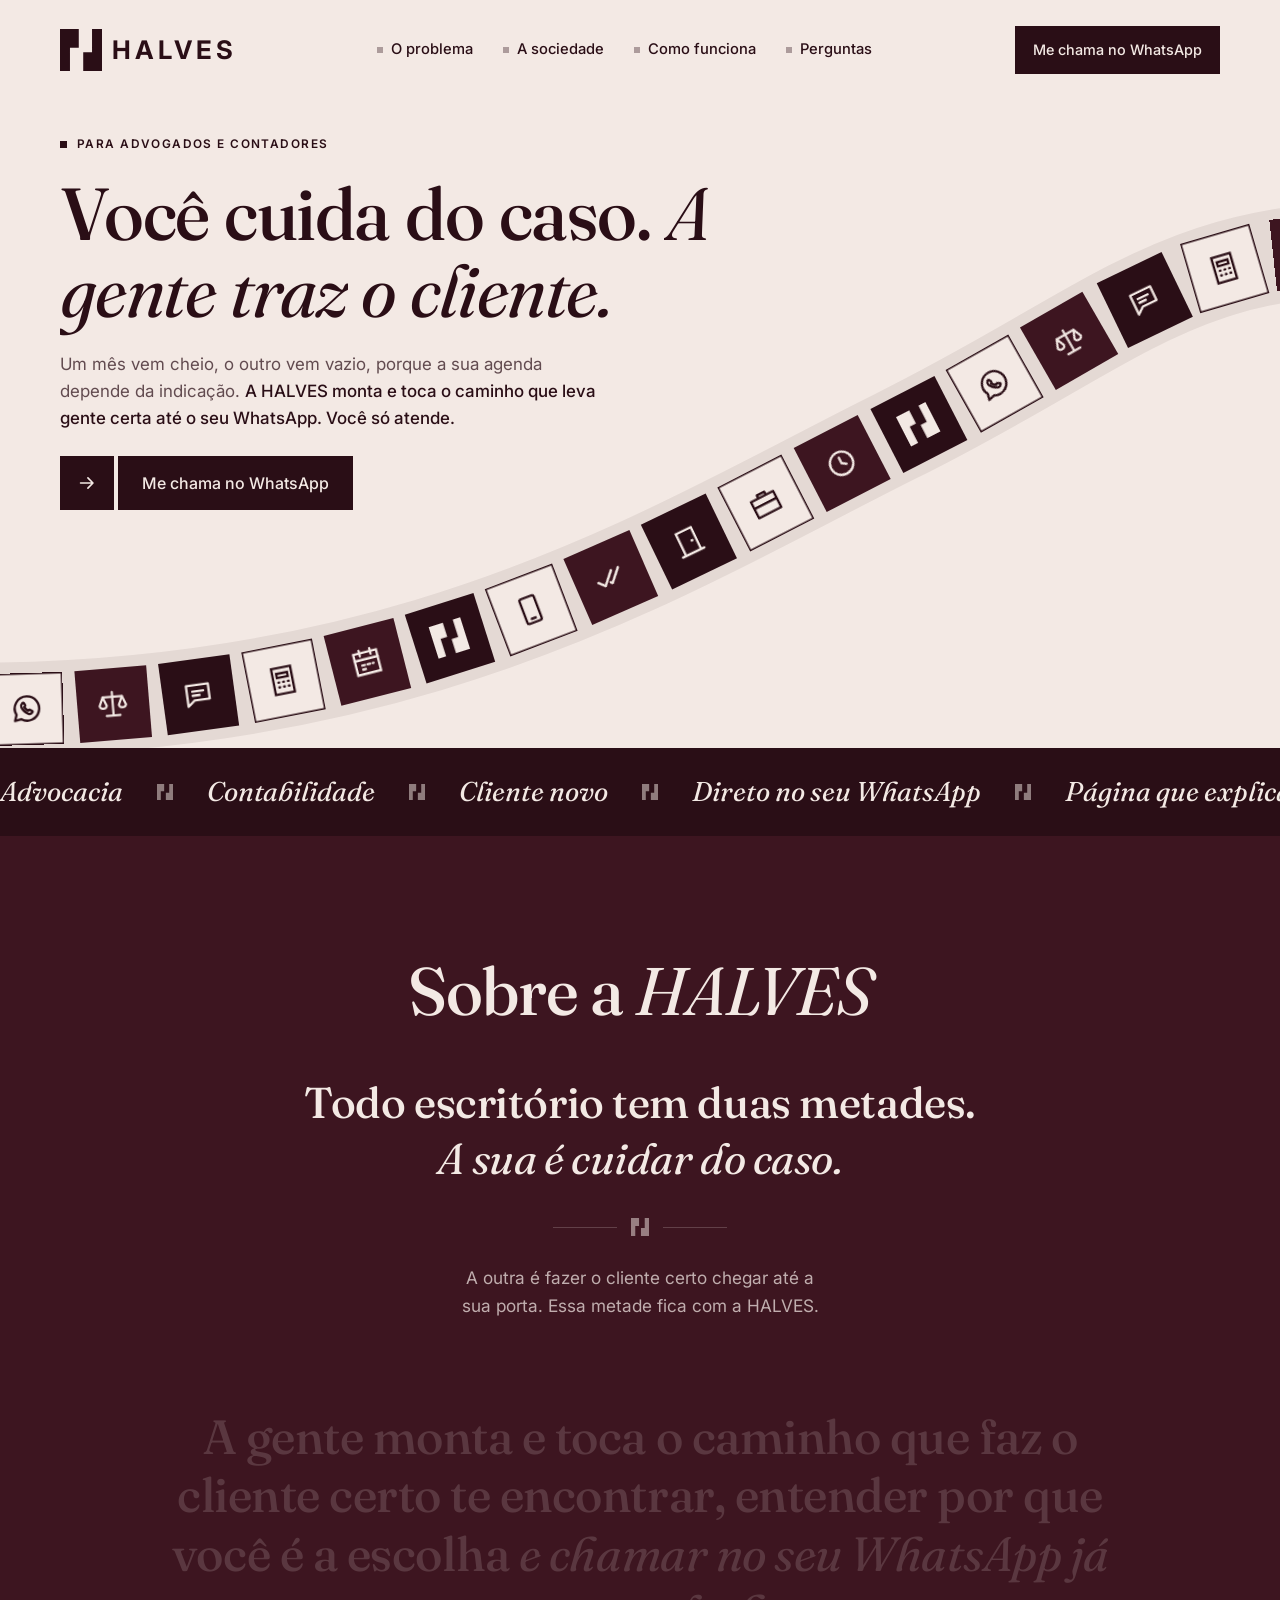
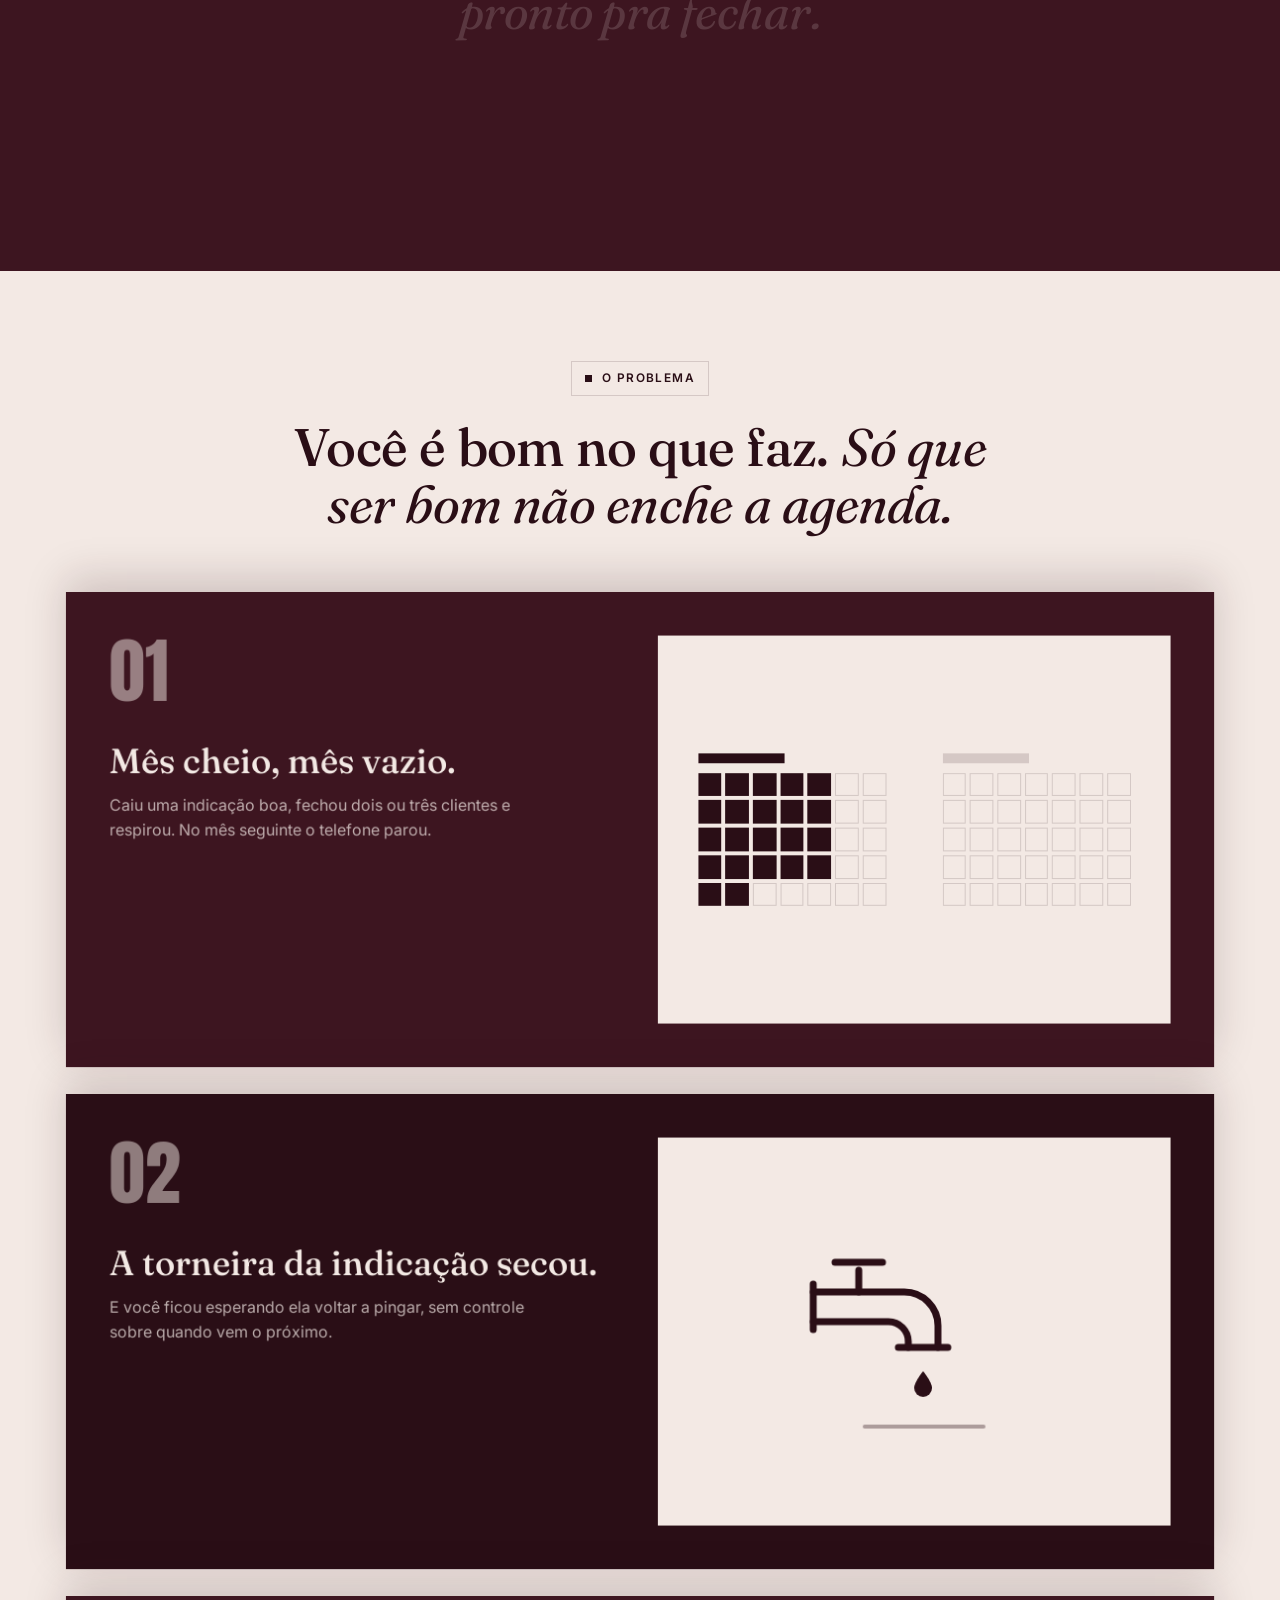
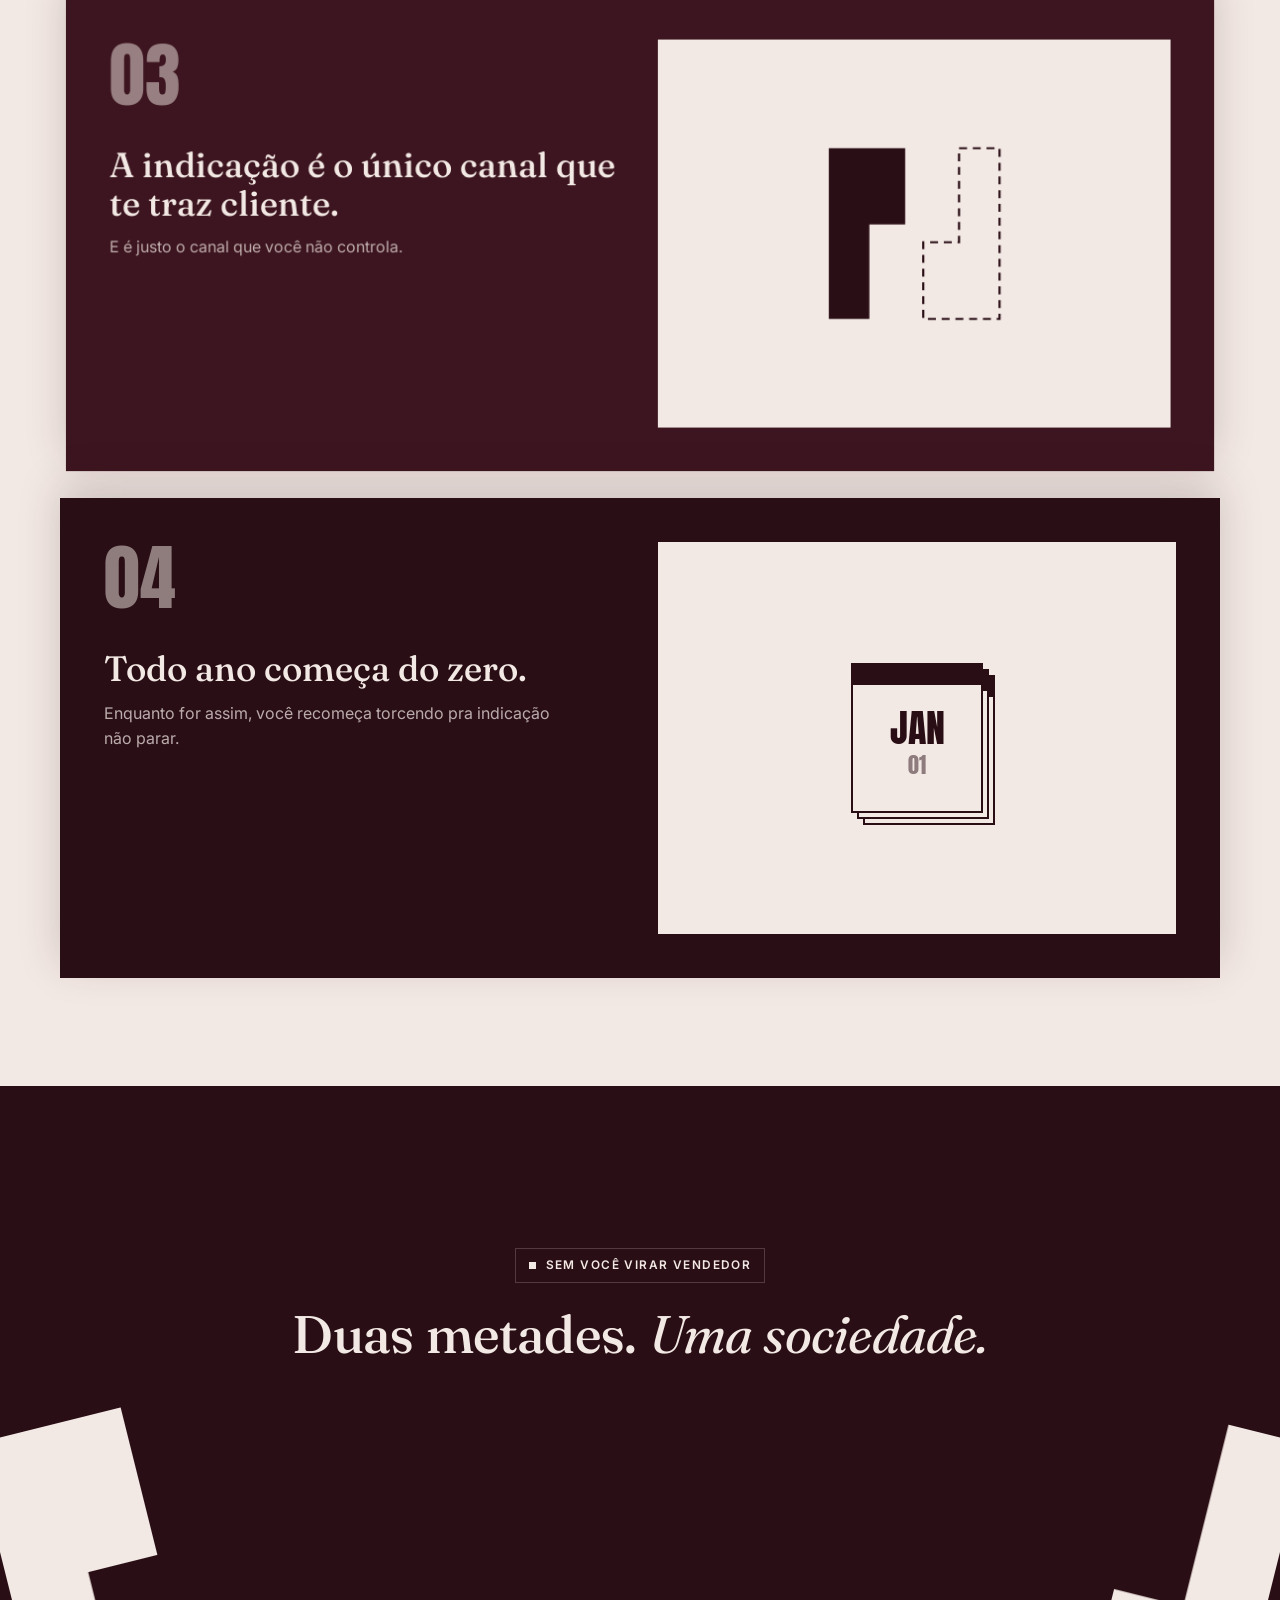
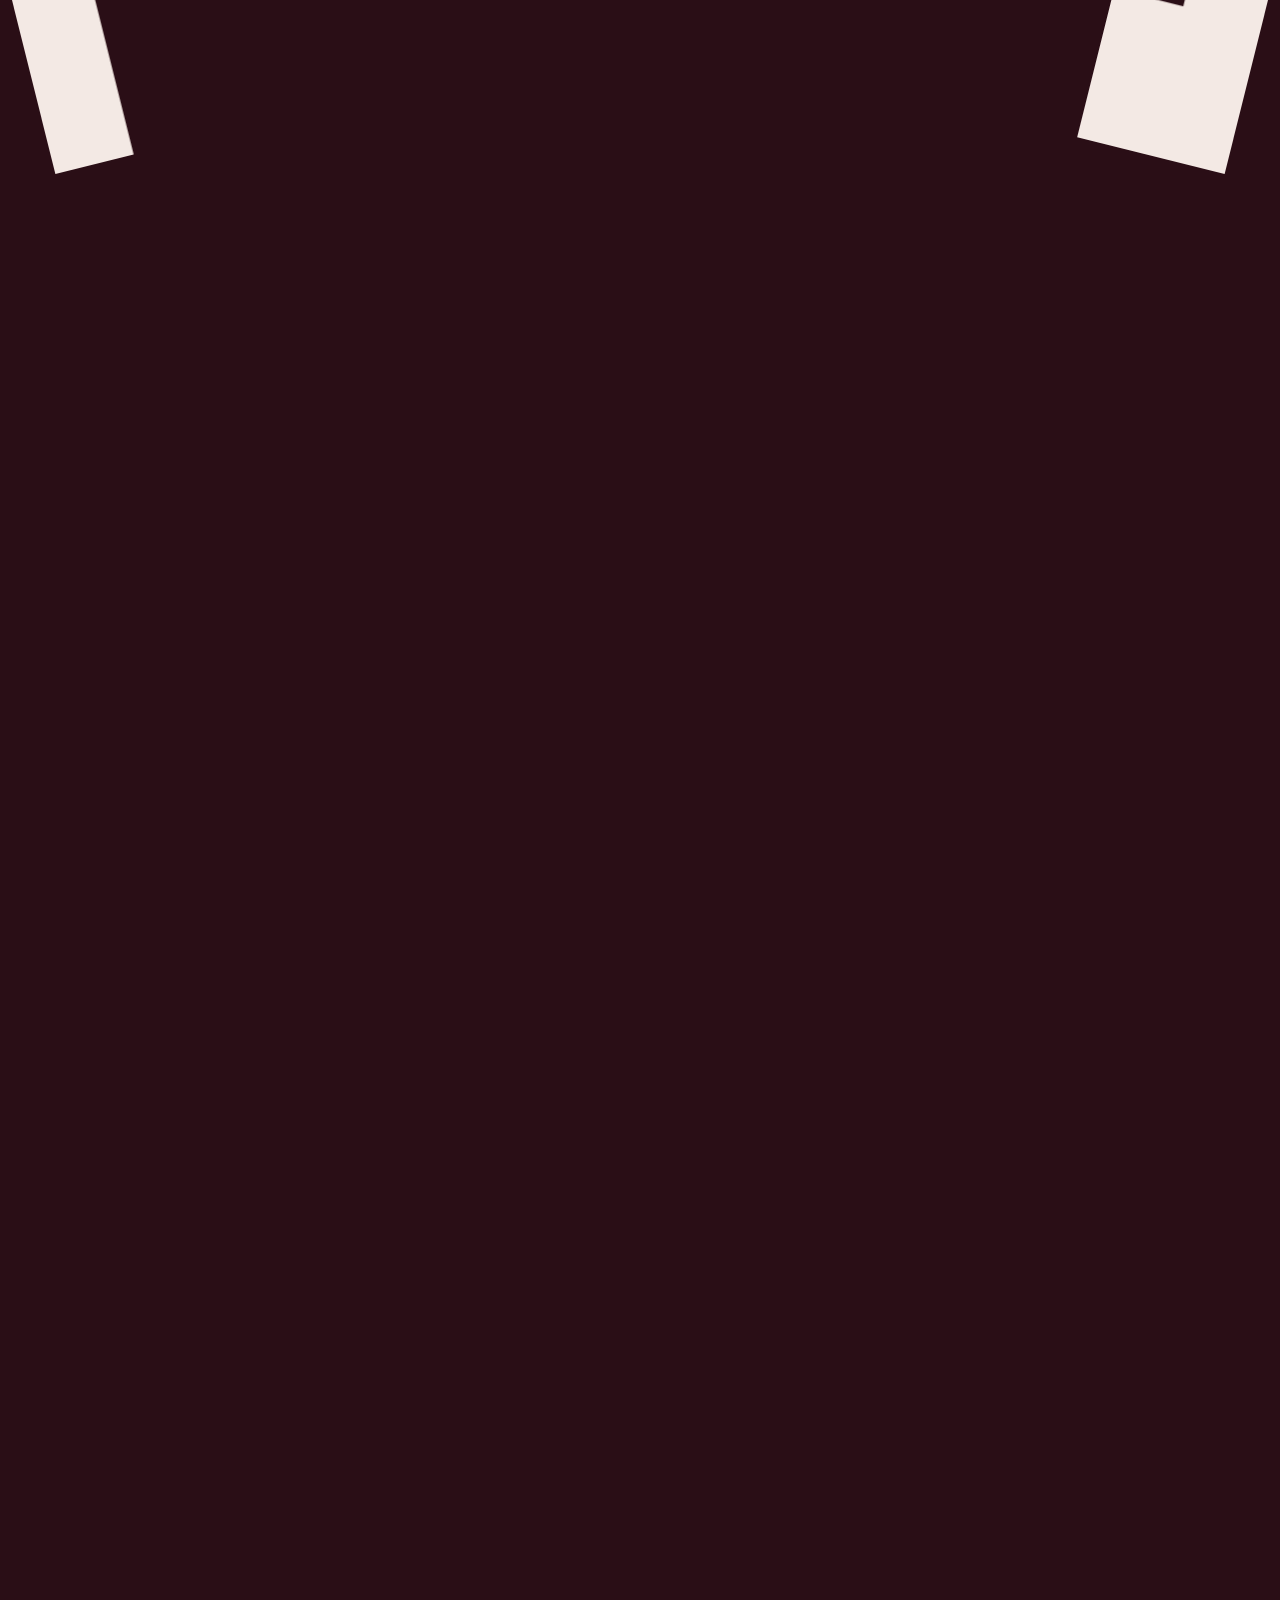
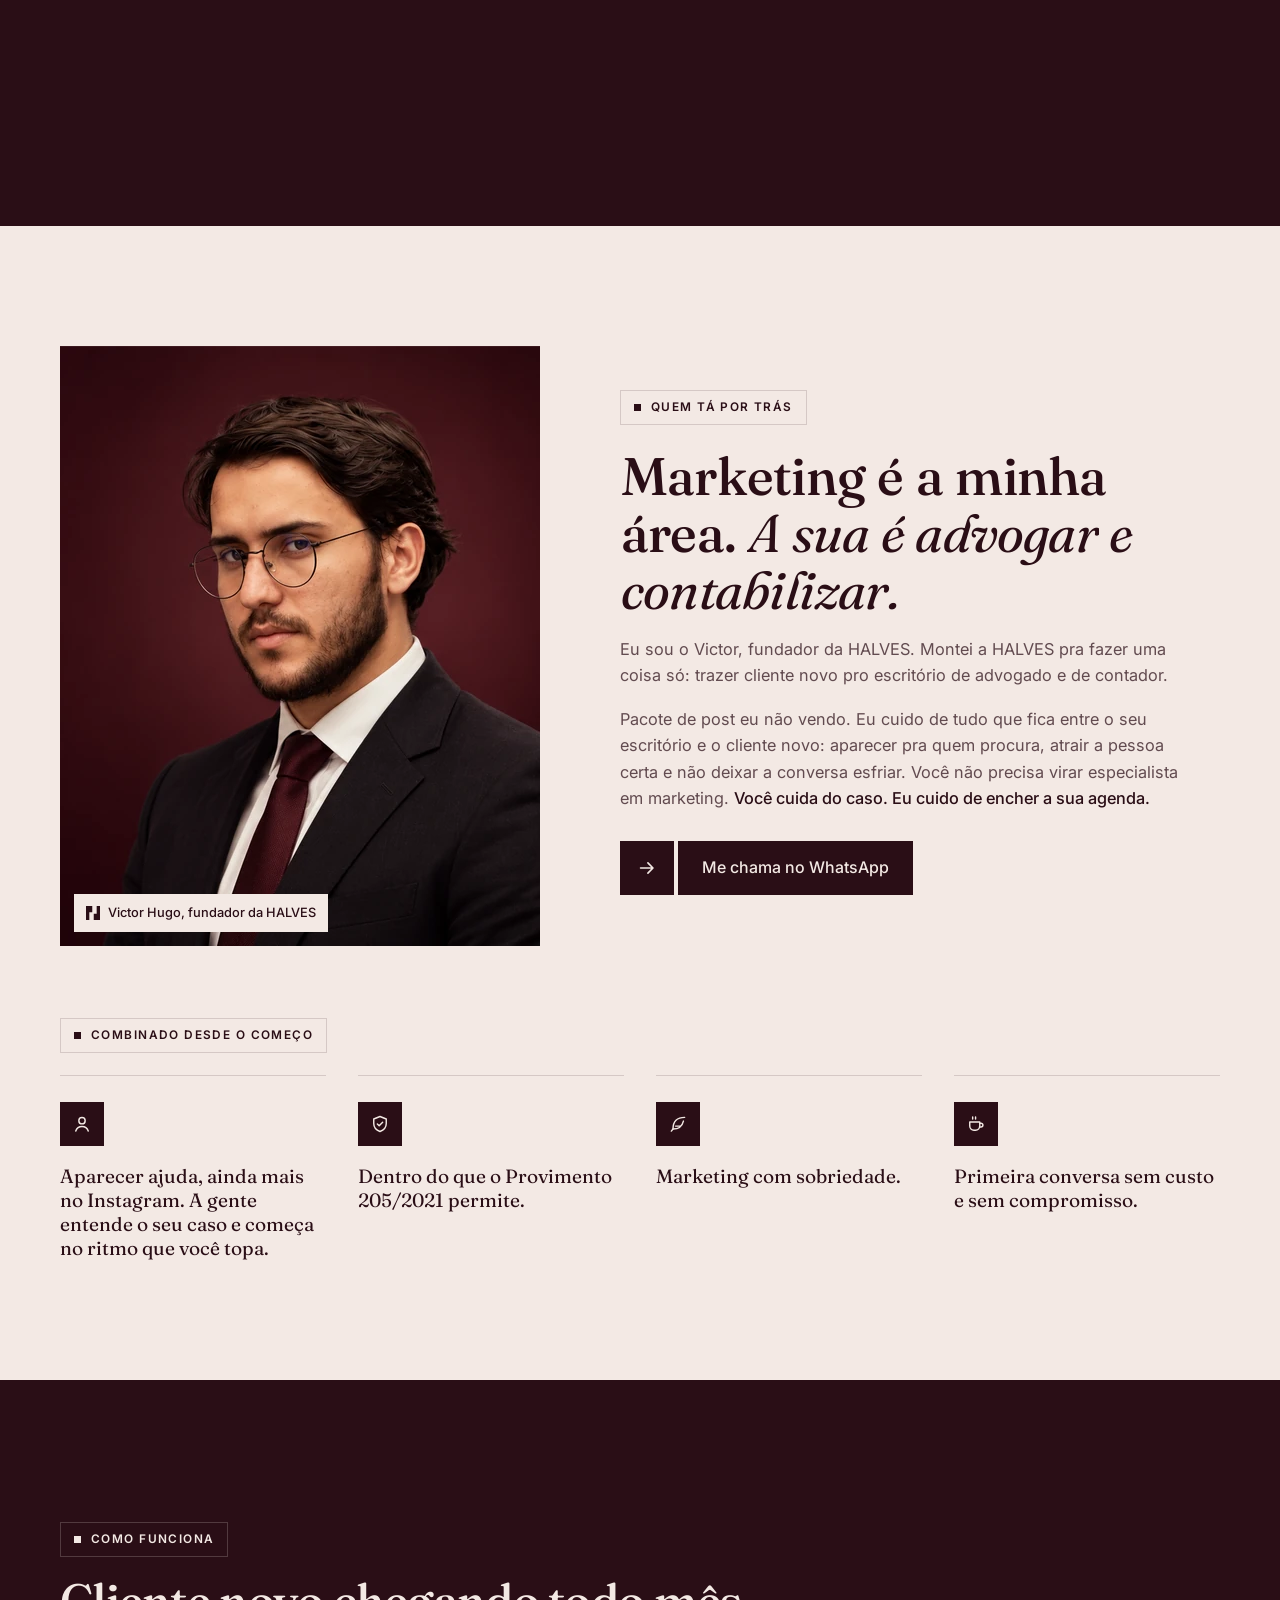
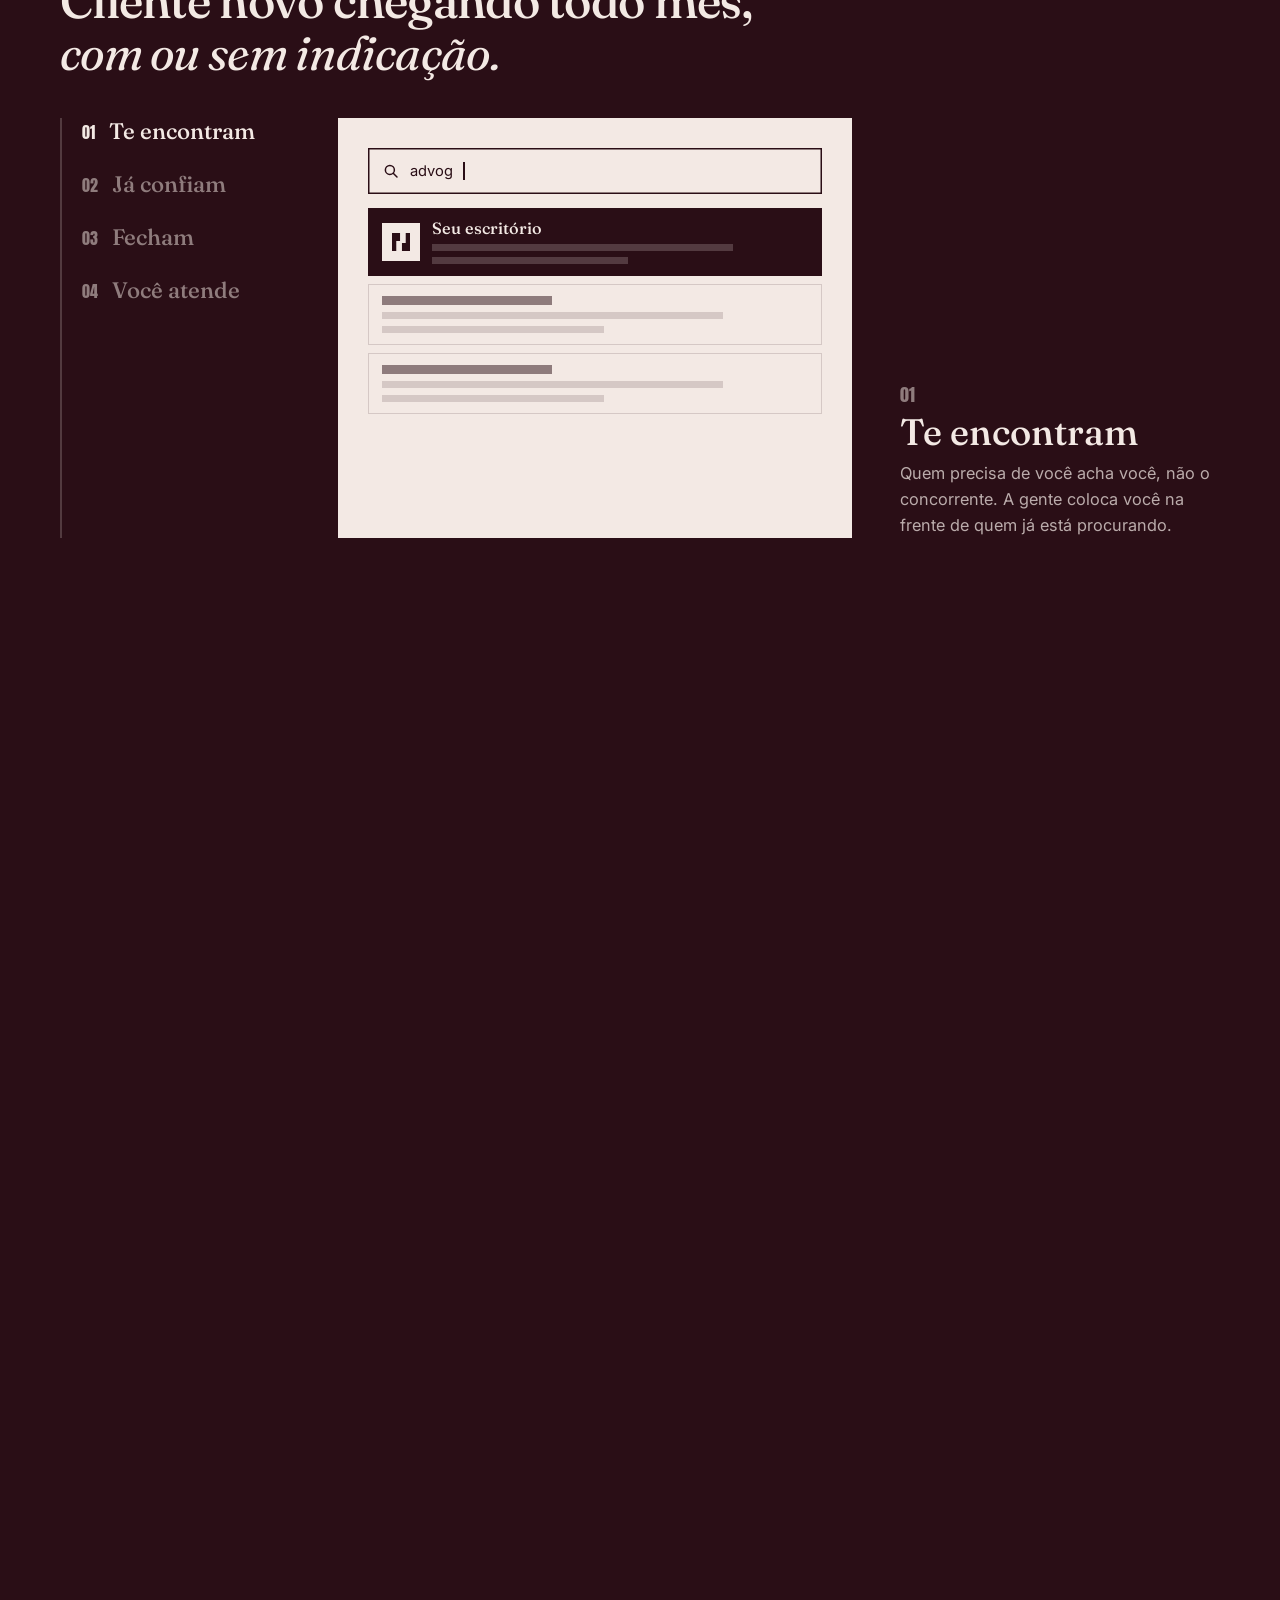
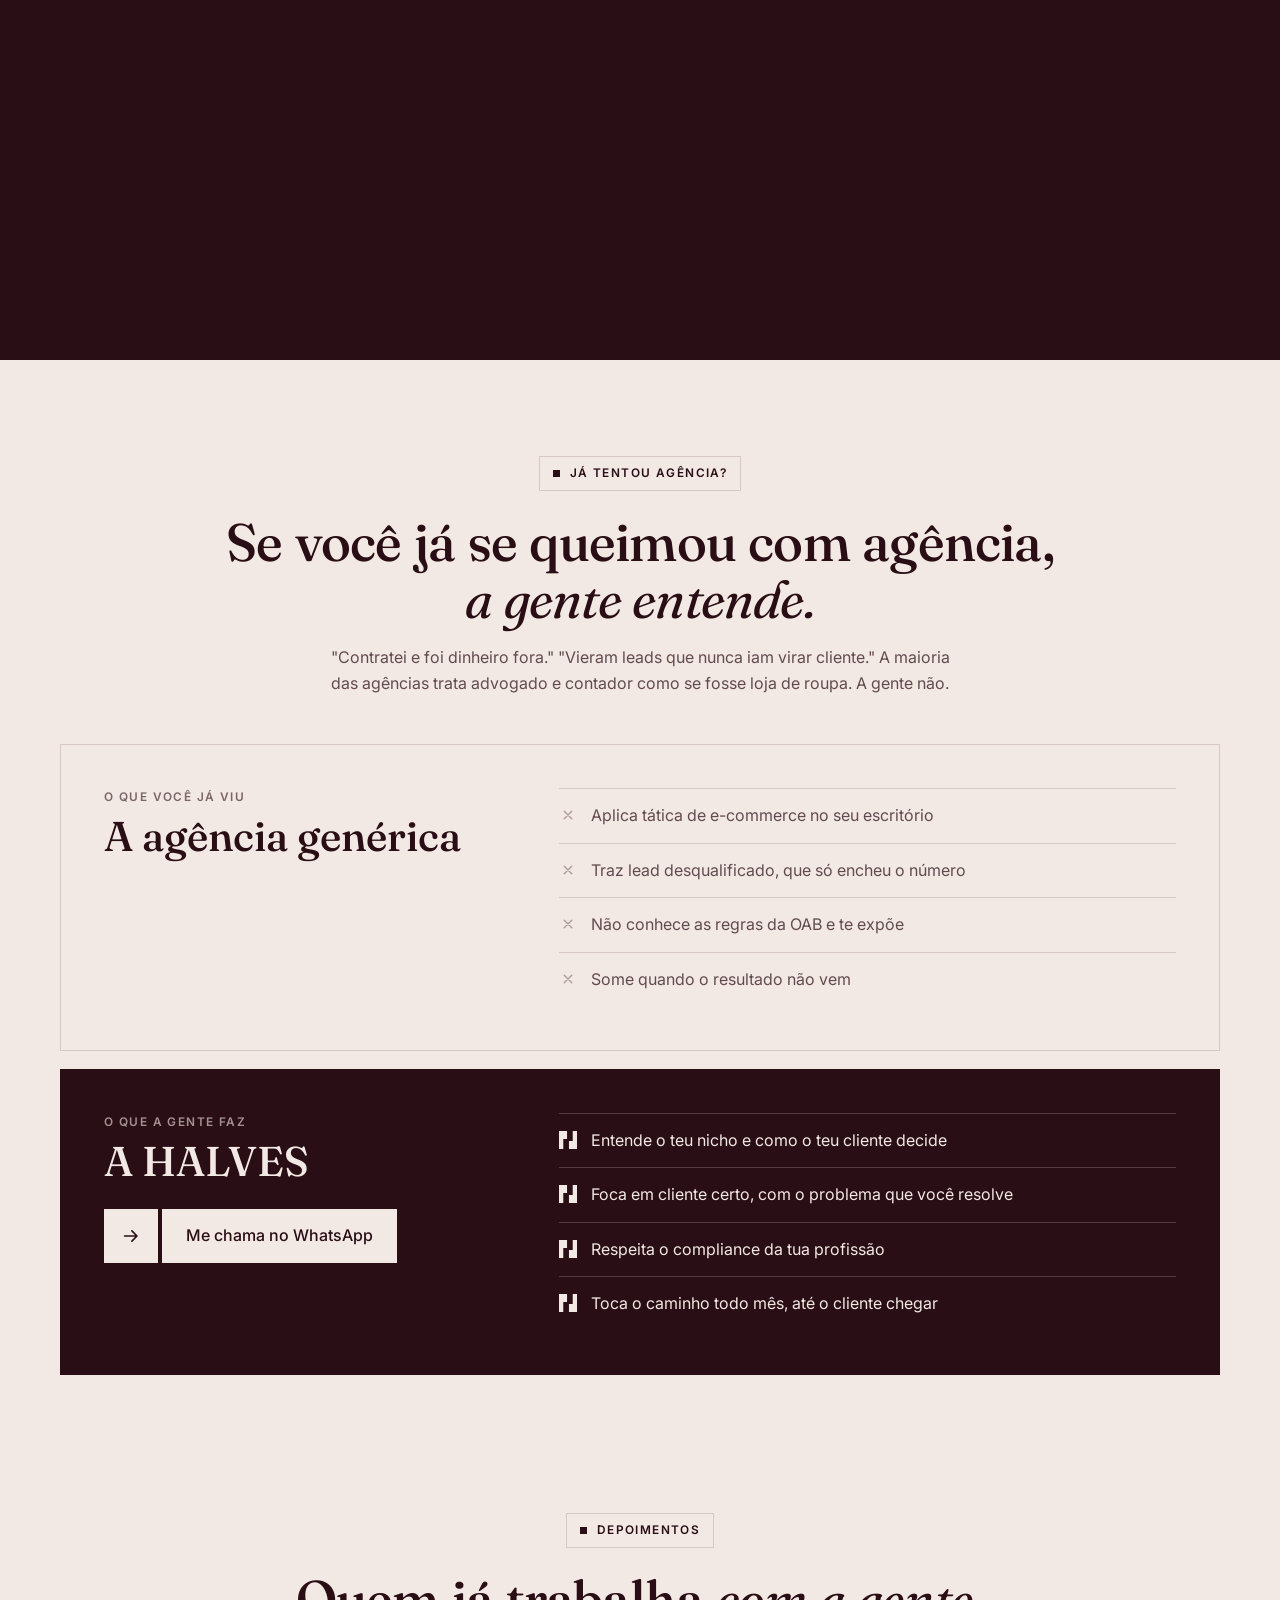
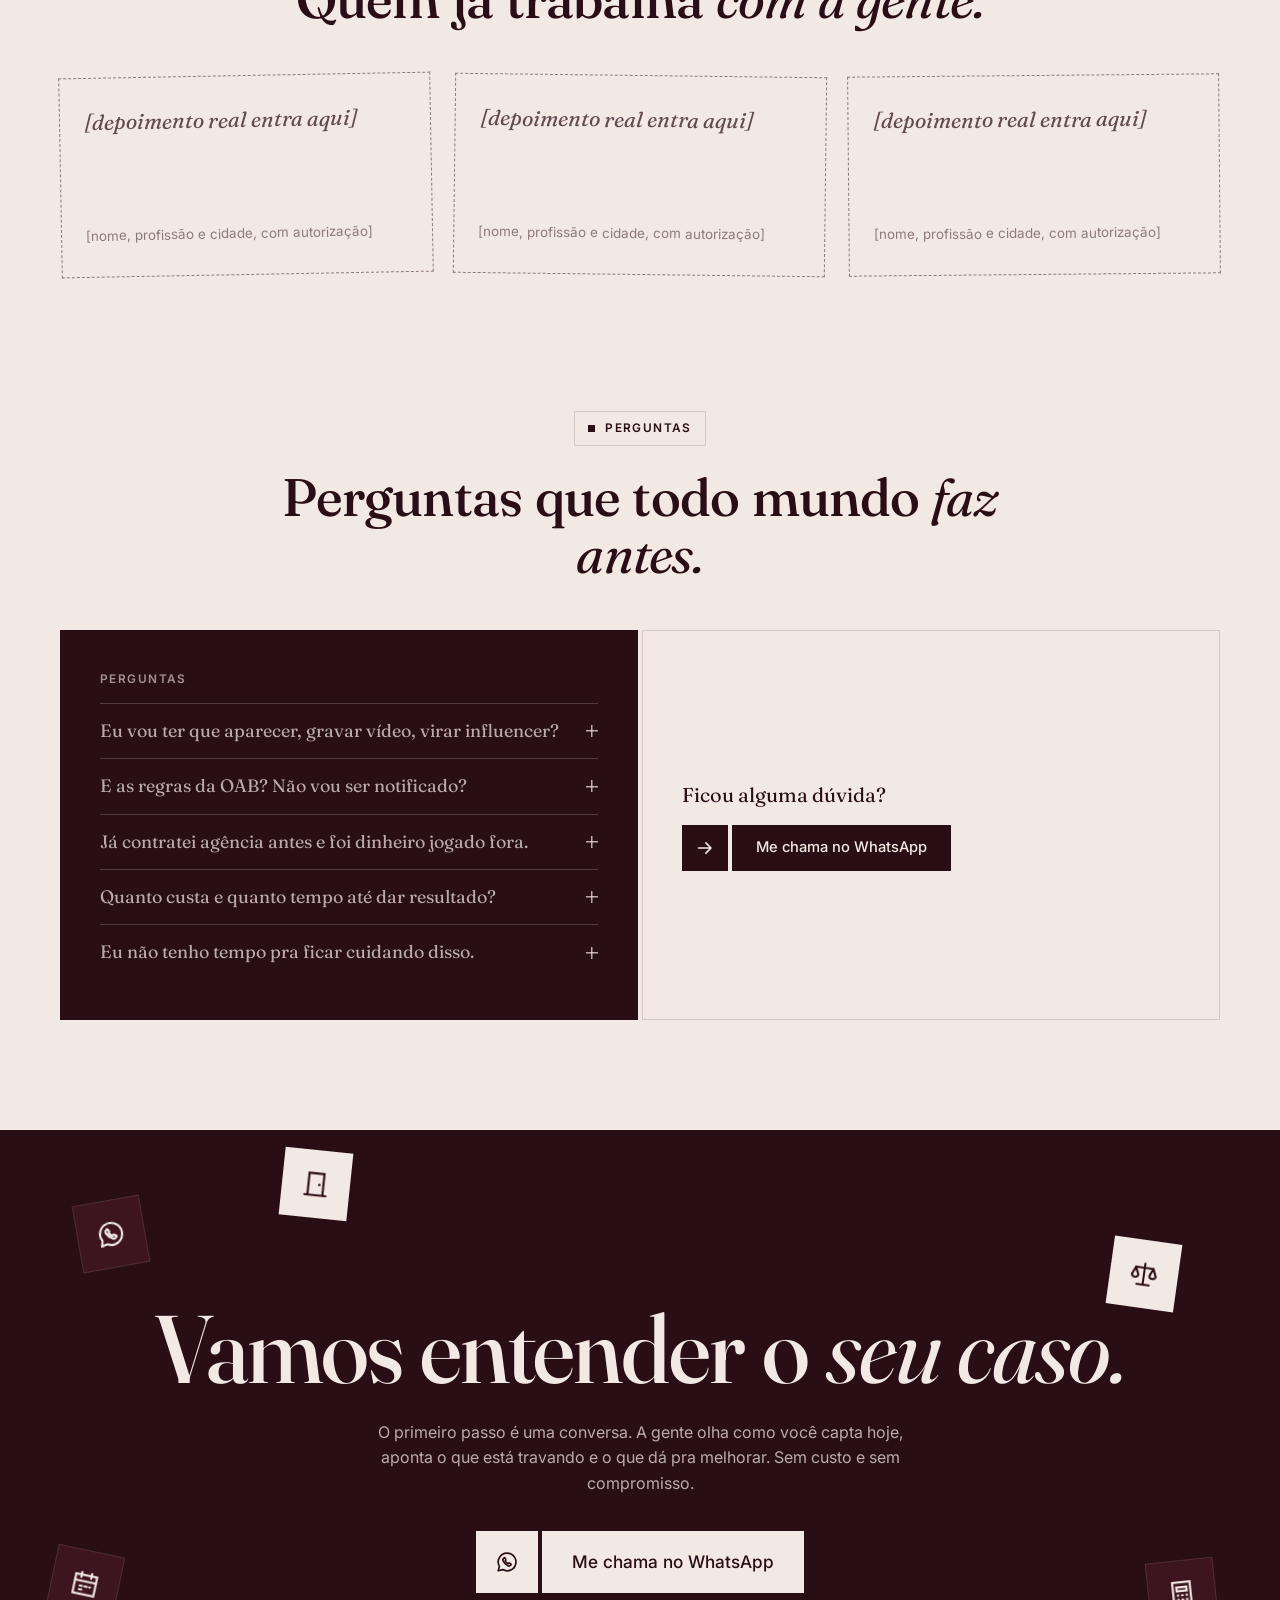
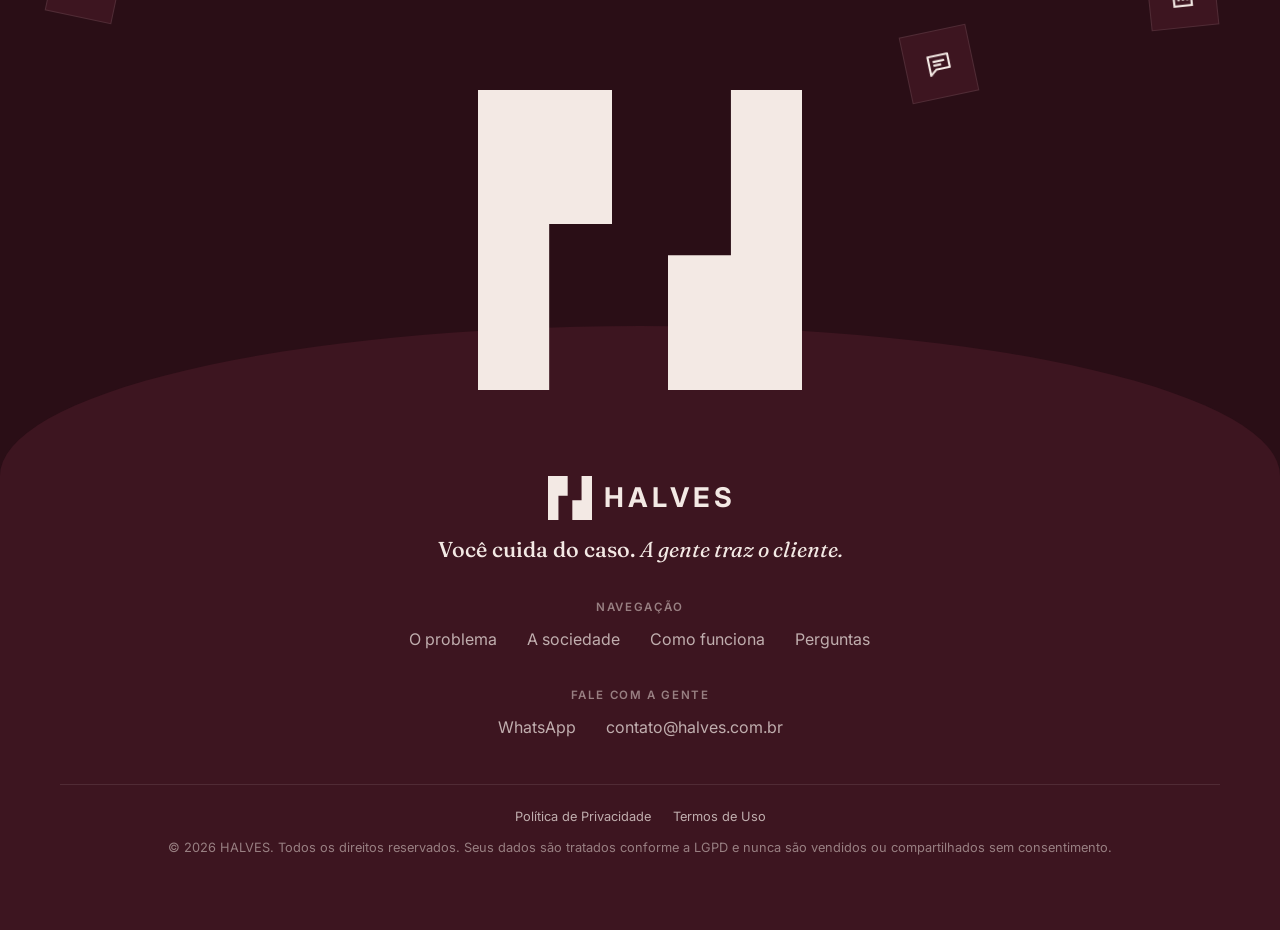
<file: v2/index.html>
<!doctype html>
<html lang="pt-BR">
<head>
<meta charset="utf-8">
<meta name="viewport" content="width=device-width, initial-scale=1">
<meta name="theme-color" content="#2A0E16">
<meta name="robots" content="noindex, nofollow">
<title>HALVES · Você cuida do caso. A gente traz o cliente.</title>
<meta name="description" content="A HALVES monta e toca o caminho que leva gente certa até o seu WhatsApp. Você só atende.">
<link rel="icon" href="data:image/svg+xml,%3Csvg xmlns='http://www.w3.org/2000/svg' viewBox='184 184 632 632'%3E%3Crect x='184' y='184' width='632' height='632' fill='%232A0E16'/%3E%3Cpath fill='%23F3E9E4' d='M264 264H475V475H376V736H264Z M624 264H736V736H525V524H624Z'/%3E%3C/svg%3E">
<link rel="preconnect" href="https://fonts.googleapis.com">
<link rel="preconnect" href="https://fonts.gstatic.com" crossorigin>
<link rel="stylesheet" href="https://fonts.googleapis.com/css2?family=Anton&family=Fraunces:ital,opsz,wght@0,9..144,500;0,9..144,600;1,9..144,400&family=Inter:wght@400;500;600;700&display=swap" media="print" onload="this.media='all'">
<noscript><link rel="stylesheet" href="https://fonts.googleapis.com/css2?family=Anton&family=Fraunces:ital,opsz,wght@0,9..144,500;0,9..144,600;1,9..144,400&family=Inter:wght@400;500;600;700&display=swap"></noscript>
<link rel="stylesheet" href="assets/style.css?v=r5b">
<script>document.documentElement.classList.add('js');if(matchMedia('(prefers-reduced-motion: reduce)').matches)document.documentElement.classList.add('rm');</script>
</head>
<body>

<svg width="0" height="0" style="position:absolute" aria-hidden="true">
  <defs>
    <symbol id="i-halves" viewBox="264 264 472 472"><path fill="currentColor" d="M264 264H475V475H376V736H264Z M624 264H736V736H525V524H624Z"/></symbol>
    <symbol id="i-wpp" viewBox="0 0 24 24"><g fill="none" stroke="currentColor" stroke-width="1.7" stroke-linejoin="round"><path d="M12 3.2a8.8 8.8 0 0 0-7.6 13.2L3.2 20.8l4.5-1.2A8.8 8.8 0 1 0 12 3.2z"/><path d="M9 7.9c.3-.3.7-.3.9 0l.9 1.5c.2.3.1.6-.1.9l-.5.5c.6 1.2 1.6 2.2 2.8 2.8l.5-.5c.3-.2.6-.3.9-.1l1.5.9c.3.2.3.6 0 .9l-.7.7c-.6.6-1.5.7-2.3.3-2.1-1-3.8-2.7-4.8-4.8-.4-.8-.3-1.7.3-2.3z"/></g></symbol>
    <symbol id="i-chat" viewBox="0 0 24 24"><g fill="none" stroke="currentColor" stroke-width="1.7" stroke-linejoin="round" stroke-linecap="round"><path d="M4 5h16v11H9l-5 4z"/><path d="M8 9.5h8M8 12.5h5"/></g></symbol>
    <symbol id="i-cal" viewBox="0 0 24 24"><g fill="none" stroke="currentColor" stroke-width="1.7" stroke-linecap="round"><rect x="3.5" y="5" width="17" height="15.5"/><path d="M3.5 10h17M8 3v4M16 3v4"/><path d="M8 14h2M12 14h2M16 14h.5M8 17h2"/></g></symbol>
    <symbol id="i-phone" viewBox="0 0 24 24"><g fill="none" stroke="currentColor" stroke-width="1.7" stroke-linecap="round"><rect x="6.5" y="2.5" width="11" height="19" rx="1.5"/><path d="M10.5 18.5h3"/></g></symbol>
    <symbol id="i-check" viewBox="0 0 24 24"><g fill="none" stroke="currentColor" stroke-width="1.8" stroke-linecap="round" stroke-linejoin="round"><path d="M2.5 12.5l4 4 8-9"/><path d="M11 15.5l1 1 8-9"/></g></symbol>
    <symbol id="i-scale" viewBox="0 0 24 24"><g fill="none" stroke="currentColor" stroke-width="1.6" stroke-linecap="round" stroke-linejoin="round"><path d="M12 3.5v16M7 20.5h10M5 7h14"/><path d="M5 7l-2.6 6.2a2.7 2.7 0 0 0 5.2 0z"/><path d="M19 7l-2.6 6.2a2.7 2.7 0 0 0 5.2 0z"/></g></symbol>
    <symbol id="i-calc" viewBox="0 0 24 24"><g fill="none" stroke="currentColor" stroke-width="1.7" stroke-linecap="round"><rect x="5" y="2.5" width="14" height="19"/><path d="M8 6.5h8v3H8z"/><path d="M8.5 13h.5M12 13h.5M15.5 13h.5M8.5 16.5h.5M12 16.5h.5M15.5 16.5h.5"/></g></symbol>
    <symbol id="i-door" viewBox="0 0 24 24"><g fill="none" stroke="currentColor" stroke-width="1.7" stroke-linecap="round"><path d="M6 21V3.5h12V21M3.5 21h17"/><path d="M14.5 12.5h.5"/></g></symbol>
    <symbol id="i-case" viewBox="0 0 24 24"><g fill="none" stroke="currentColor" stroke-width="1.7" stroke-linejoin="round"><rect x="3" y="7" width="18" height="13"/><path d="M9 7V4.5h6V7M3 12.5h18"/></g></symbol>
    <symbol id="i-clock" viewBox="0 0 24 24"><g fill="none" stroke="currentColor" stroke-width="1.7" stroke-linecap="round"><circle cx="12" cy="12" r="8.5"/><path d="M12 7.5V12l3 2"/></g></symbol>
    <symbol id="i-hand" viewBox="0 0 24 24"><g fill="none" stroke="currentColor" stroke-width="1.6" stroke-linecap="round" stroke-linejoin="round"><path d="M3 12l4-4 3 1 3-2 4 1 4 4"/><path d="M7 8v0M10 9l-3 3a1.4 1.4 0 0 0 2 2l3-2.5 4 4a1.4 1.4 0 0 1-2 2l-1-1M12 17l-1-1M3 12l5 5"/></g></symbol>
    <symbol id="i-arrow" viewBox="0 0 24 24"><g fill="none" stroke="currentColor" stroke-width="1.8" stroke-linecap="round" stroke-linejoin="round"><path d="M5 12h13M13 6.5l5.5 5.5-5.5 5.5"/></g></symbol>
    <symbol id="i-x" viewBox="0 0 24 24"><g fill="none" stroke="currentColor" stroke-width="1.8" stroke-linecap="round"><path d="M7 7l10 10M17 7L7 17"/></g></symbol>
    <symbol id="i-face" viewBox="0 0 24 24"><g fill="none" stroke="currentColor" stroke-width="1.7" stroke-linecap="round"><circle cx="12" cy="8" r="3.8"/><path d="M4.5 20.5c1.2-3.6 4-5.5 7.5-5.5s6.3 1.9 7.5 5.5"/></g></symbol>
    <symbol id="i-shield" viewBox="0 0 24 24"><g fill="none" stroke="currentColor" stroke-width="1.7" stroke-linejoin="round" stroke-linecap="round"><path d="M12 3l7.5 3v5.5c0 4.5-3.2 8-7.5 9.5-4.3-1.5-7.5-5-7.5-9.5V6z"/><path d="M8.8 12l2.2 2.2 4.2-4.4"/></g></symbol>
    <symbol id="i-feather" viewBox="0 0 24 24"><g fill="none" stroke="currentColor" stroke-width="1.7" stroke-linecap="round" stroke-linejoin="round"><path d="M20 4C11 4 6 9 6 18l-2 2.5"/><path d="M6 18c6 0 11-3 12.5-9.5M9 14.5h5.5"/></g></symbol>
    <symbol id="i-coffee" viewBox="0 0 24 24"><g fill="none" stroke="currentColor" stroke-width="1.7" stroke-linecap="round" stroke-linejoin="round"><path d="M4.5 9.5h12v5a5 5 0 0 1-5 5h-2a5 5 0 0 1-5-5z"/><path d="M16.5 11h1.5a2.3 2.3 0 0 1 0 4.6h-1.8M8 3.5v2.5M11.5 3.5v2.5"/></g></symbol>
  </defs>
</svg>

<!-- ============ HERO ============ -->
<header class="hero" id="topo">
  <nav class="nav wrap" aria-label="Principal">
    <a class="brand" href="#topo" aria-label="HALVES, voltar ao topo">
      <svg class="brand-sym" aria-hidden="true"><use href="#i-halves"/></svg>
      <span class="brand-word">HALVES</span>
    </a>
    <ul class="nav-links">
      <li><a href="#problema">O problema</a></li>
      <li><a href="#sociedade">A sociedade</a></li>
      <li><a href="#como">Como funciona</a></li>
      <li><a href="#perguntas">Perguntas</a></li>
    </ul>
    <a data-open-form class="nav-cta" href="https://wa.me/5521974455900?text=Oi!%20Vim%20pela%20p%C3%A1gina%20da%20HALVES%20e%20quero%20entender%20como%20funciona." target="_blank" rel="noopener">Me chama no WhatsApp</a>
  </nav>

  <div class="hero-grid wrap">
    <div class="hero-txt">
      <p class="eyebrow rv"><i></i>Para advogados e contadores</p>
      <h1 class="h1 split">Você cuida do caso. <em>A gente traz o cliente.</em></h1>
      <p class="lead rv" style="--d:.5s">Um mês vem cheio, o outro vem vazio, porque a sua agenda depende da indicação. <b>A HALVES monta e toca o caminho que leva gente certa até o seu WhatsApp. Você só atende.</b></p>
      <div class="rv" style="--d:.65s">
        <a data-open-form class="btn" href="https://wa.me/5521974455900?text=Oi!%20Vim%20pela%20p%C3%A1gina%20da%20HALVES%20e%20quero%20entender%20como%20funciona." target="_blank" rel="noopener" data-cta="hero">
          <span class="btn-ic" aria-hidden="true"><svg><use href="#i-arrow"/></svg><svg><use href="#i-arrow"/></svg></span>
          <span class="btn-tx">Me chama no WhatsApp</span>
        </a>
      </div>
    </div>
  </div>

  <div class="ribbon" aria-hidden="true" id="ribbon"></div>
</header>

<main>

<!-- ============ FAIXA DE PALAVRAS ============ -->
<section class="strip" aria-label="Pra quem é">
  <div class="marquee">
    <div class="marquee-track">
      <span>Advocacia</span><svg><use href="#i-halves"/></svg><span>Contabilidade</span><svg><use href="#i-halves"/></svg><span>Cliente novo</span><svg><use href="#i-halves"/></svg><span>Direto no seu WhatsApp</span><svg><use href="#i-halves"/></svg><span>Página que explica o seu trabalho</span><svg><use href="#i-halves"/></svg><span>Anúncio pra quem já está procurando</span><svg><use href="#i-halves"/></svg><span>Conversa que não esfria</span><svg><use href="#i-halves"/></svg><span>Dentro das regras da sua profissão</span><svg><use href="#i-halves"/></svg>
    </div>
  </div>
</section>

<!-- ============ SOBRE ============ -->
<section class="about" id="sobre">
  <div class="wrap">
    <h2 class="about-title rv">Sobre a <em>HALVES</em></h2>
    <div class="about-pair rv">
      <p class="about-kicker">Todo escritório tem duas&nbsp;metades. <em>A sua é cuidar do caso.</em></p>
      <div class="about-sep" aria-hidden="true"><i></i><svg><use href="#i-halves"/></svg><i></i></div>
      <p class="about-note">A outra é fazer o cliente certo chegar até a sua porta. Essa metade fica com a&nbsp;HALVES.</p>
    </div>
    <p class="statement scrub">A gente monta e toca o caminho que faz o cliente certo te encontrar, entender por que você é a escolha <em>e chamar no seu WhatsApp já pronto pra fechar.</em></p>
    <div class="center rv">
      <a data-open-form class="btn btn--light" href="https://wa.me/5521974455900?text=Oi!%20Vim%20pela%20p%C3%A1gina%20da%20HALVES%20e%20quero%20entender%20como%20funciona." target="_blank" rel="noopener" data-cta="sobre">
        <span class="btn-ic" aria-hidden="true"><svg><use href="#i-arrow"/></svg><svg><use href="#i-arrow"/></svg></span>
        <span class="btn-tx">Me chama no WhatsApp</span>
      </a>
    </div>
  </div>
</section>

<!-- ============ O PROBLEMA (cartões que empilham) ============ -->
<section class="stack" id="problema">
  <div class="stack-pin">
    <div class="stack-head wrap">
      <p class="pill rv"><i></i>O problema</p>
      <h2 class="h2 split">Você é bom no que faz. <em>Só que ser bom não enche a agenda.</em></h2>
    </div>
    <div class="stack-cards wrap">

      <article class="scard c1">
        <div class="scard-txt">
          <span class="scard-n">01</span>
          <h3>Mês cheio, mês vazio.</h3>
          <p>Caiu uma indicação boa, fechou dois ou três clientes e respirou. No mês seguinte o telefone parou.</p>
        </div>
        <div class="scard-vis vis-cal" aria-hidden="true">
          <div class="mcal full"><b></b><div class="mgrid"></div></div>
          <div class="mcal empty"><b></b><div class="mgrid"></div></div>
        </div>
      </article>

      <article class="scard c2">
        <div class="scard-txt">
          <span class="scard-n">02</span>
          <h3>A torneira da indicação secou.</h3>
          <p>E você ficou esperando ela voltar a pingar, sem controle sobre quando vem o próximo.</p>
        </div>
        <div class="scard-vis vis-tap" aria-hidden="true">
          <svg viewBox="0 0 240 220" class="tap">
            <g fill="none" stroke="currentColor" stroke-width="7" stroke-linejoin="round" stroke-linecap="round">
              <path d="M18 70h92a34 34 0 0 1 34 34v22"/>
              <path d="M18 100h76a20 20 0 0 1 20 20v6"/>
              <path d="M18 62v46"/>
              <path d="M64 70V48M40 40h48"/>
              <path d="M104 126h50"/>
            </g>
            <path class="drop" d="M129 150c0 0-9 11-9 17a9 9 0 0 0 18 0c0-6-9-17-9-17z" fill="currentColor"/>
            <path d="M70 206h120" stroke="currentColor" stroke-width="4" stroke-linecap="round" opacity=".35"/>
          </svg>
        </div>
      </article>

      <article class="scard c3">
        <div class="scard-txt">
          <span class="scard-n">03</span>
          <h3>A indicação é o único canal que te traz cliente.</h3>
          <p>E é justo o canal que você não controla.</p>
        </div>
        <div class="scard-vis vis-half" aria-hidden="true">
          <svg viewBox="240 240 520 520" class="half-sym">
            <path class="solid" d="M264 264H475V475H376V736H264Z"/>
            <path class="ghost" d="M624 264H736V736H525V524H624Z"/>
          </svg>
        </div>
      </article>

      <article class="scard c4">
        <div class="scard-txt">
          <span class="scard-n">04</span>
          <h3>Todo ano começa do zero.</h3>
          <p>Enquanto for assim, você recomeça torcendo pra indicação não parar.</p>
        </div>
        <div class="scard-vis vis-jan" aria-hidden="true">
          <div class="jan">
            <div class="jpage"><span class="jring"></span><strong>FEV</strong><small>02</small></div>
            <div class="jpage"><span class="jring"></span><strong>FEV</strong><small>02</small></div>
            <div class="jpage"><span class="jring"></span><strong>JAN</strong><small>01</small></div>
          </div>
        </div>
      </article>

    </div>
  </div>
</section>

<!-- ============ A SOCIEDADE (as duas metades se encaixam) ============ -->
<section class="soc" id="sociedade">
  <div class="soc-pin">
    <div class="wrap soc-head">
      <p class="pill pill--dark rv"><i></i>Sem você virar vendedor</p>
      <h2 class="h2 split">Duas metades. <em>Uma sociedade.</em></h2>
    </div>
    <div class="soc-stage">
      <div class="soc-label l">
        <span>A sua metade</span>
        <b>Atender e cuidar do caso.</b>
      </div>
      <div class="soc-sym">
        <svg class="soc-h hl" viewBox="264 264 472 472" aria-hidden="true"><path d="M264 264H475V475H376V736H264Z"/></svg>
        <svg class="soc-h hr" viewBox="264 264 472 472" aria-hidden="true"><path d="M624 264H736V736H525V524H624Z"/></svg>
      </div>
      <div class="soc-label r">
        <span>A nossa metade</span>
        <b><em>Trazer o cliente até a sua porta.</em></b>
      </div>
    </div>
    <p class="soc-foot wrap">O cliente chega até você aquecido, sem você ter que "se vender". Marketing com sobriedade, do jeito que a sua profissão pede.</p>
  </div>
</section>

<!-- ============ QUEM TÁ POR TRÁS (foto dentro da seção) ============ -->
<section class="founder" id="quem">
  <div class="wrap founder-grid">
    <figure class="founder-pic pcard">
      <img src="assets/victor-terno-753.webp?v=r4" srcset="assets/victor-terno-480.webp?v=r4 480w, assets/victor-terno-753.webp?v=r4 753w" sizes="(max-width:767px) calc(100vw - 40px), (max-width:1099px) 40vw, 480px" width="753" height="941" alt="Victor Hugo, fundador da HALVES, de terno escuro e gravata vinho sobre fundo vinho" loading="lazy" decoding="async">
      <figcaption class="chip"><svg aria-hidden="true"><use href="#i-halves"/></svg>Victor Hugo, fundador da HALVES</figcaption>
    </figure>
    <div class="founder-l">
      <p class="pill rv"><i></i>Quem tá por trás</p>
      <h2 class="h2 split">Marketing é a minha área. <em>A sua é advogar e contabilizar.</em></h2>
      <p class="body rv">Eu sou o Victor, fundador da HALVES. Montei a HALVES pra fazer uma coisa só: trazer cliente novo pro escritório de advogado e de contador.</p>
      <p class="body rv">Pacote de post eu não vendo. Eu cuido de tudo que fica entre o seu escritório e o cliente novo: aparecer pra quem procura, atrair a pessoa certa e não deixar a conversa esfriar. Você não precisa virar especialista em marketing. <b>Você cuida do caso. Eu cuido de encher a sua agenda.</b></p>
      <div class="rv">
        <a data-open-form class="btn" href="https://wa.me/5521974455900?text=Oi!%20Vim%20pela%20p%C3%A1gina%20da%20HALVES%20e%20quero%20entender%20como%20funciona." target="_blank" rel="noopener" data-cta="quem">
          <span class="btn-ic" aria-hidden="true"><svg><use href="#i-arrow"/></svg><svg><use href="#i-arrow"/></svg></span>
          <span class="btn-tx">Me chama no WhatsApp</span>
        </a>
      </div>
    </div>
    <div class="founder-r">
      <p class="pill rv"><i></i>Combinado desde o começo</p>
      <ul class="ticks">
        <li class="rv" style="--d:.05s"><span><svg><use href="#i-face"/></svg></span>Aparecer ajuda, ainda mais no Instagram. A gente entende o seu caso e começa no ritmo que você topa.</li>
        <li class="rv" style="--d:.12s"><span><svg><use href="#i-shield"/></svg></span>Dentro do que o Provimento 205/2021 permite.</li>
        <li class="rv" style="--d:.19s"><span><svg><use href="#i-feather"/></svg></span>Marketing com sobriedade.</li>
        <li class="rv" style="--d:.26s"><span><svg><use href="#i-coffee"/></svg></span>Primeira conversa sem custo e sem compromisso.</li>
      </ul>
    </div>
  </div>
</section>

<!-- ============ COMO FUNCIONA (passo a passo fixo) ============ -->
<section class="proc" id="como">
  <div class="proc-pin">
    <div class="wrap proc-head">
      <p class="pill pill--dark"><i></i>Como funciona</p>
      <h2 class="h2">Cliente novo chegando todo mês, <em>com ou sem indicação.</em></h2>
    </div>
    <div class="wrap proc-grid">
      <div class="proc-nav">
      <span class="proc-bar" aria-hidden="true"><i></i></span>
      <ol aria-label="Passos">
        <li class="on"><button type="button" data-step="0">Te encontram</button></li>
        <li><button type="button" data-step="1">Já confiam</button></li>
        <li><button type="button" data-step="2">Fecham</button></li>
        <li><button type="button" data-step="3">Você atende</button></li>
      </ol>
      </div>

      <div class="proc-card" aria-hidden="true">
        <!-- 1: busca -->
        <div class="pv pv1 on">
          <div class="srch"><svg viewBox="0 0 24 24"><g fill="none" stroke="currentColor" stroke-width="2" stroke-linecap="round"><circle cx="10.5" cy="10.5" r="6"/><path d="M15 15l5 5"/></g></svg><span class="srch-t" data-type="advogado trabalhista perto de mim"></span><i class="caret"></i></div>
          <div class="res me"><span class="me-ic"><svg><use href="#i-halves"/></svg></span><div><strong>Seu escritório</strong><i></i><i class="s"></i></div></div>
          <div class="res r0"><b></b><i></i><i class="s"></i></div>
          <div class="res r2"><b></b><i></i><i class="s"></i></div>
        </div>
        <!-- 2: conteúdo -->
        <div class="pv pv2">
          <div class="prof"><span class="me-ic"><svg><use href="#i-halves"/></svg></span><div><strong>Seu escritório</strong><i></i></div><span class="tag">Informar e educar</span></div>
          <div class="posts">
            <div class="post p1"><svg><use href="#i-scale"/></svg><i></i><i class="s"></i></div>
            <div class="post p2"><svg><use href="#i-case"/></svg><i></i><i class="s"></i></div>
            <div class="post p3"><svg><use href="#i-calc"/></svg><i></i><i class="s"></i></div>
          </div>
          <div class="posts-line"><i></i><i></i><i class="s"></i></div>
        </div>
        <!-- 3: WhatsApp -->
        <div class="pv pv3">
          <div class="wa-top"><span class="wa-av"><svg><use href="#i-face"/></svg></span><div><strong>Novo contato</strong><small>online</small></div><svg class="wa-ic"><use href="#i-wpp"/></svg></div>
          <div class="wa-body">
            <div class="bub in b1">Oi! Vi o seu conteúdo e queria conversar sobre o meu caso.</div>
            <div class="typing"><i></i><i></i><i></i></div>
            <div class="bub in b2">Consigo um horário essa semana?</div>
          </div>
        </div>
        <!-- 4: agenda -->
        <div class="pv pv4">
          <div class="ag-head"><svg><use href="#i-cal"/></svg><strong>Sua semana</strong></div>
          <div class="ag">
            <span class="d">Seg</span><span class="d">Ter</span><span class="d">Qua</span><span class="d">Qui</span><span class="d">Sex</span>
            <div class="col"><b class="k k1" style="--r:1">Consulta</b><b class="k k5" style="--r:4">Consulta</b></div>
            <div class="col"><b class="k k2" style="--r:2">Consulta</b></div>
            <div class="col"><b class="k k3" style="--r:1">Consulta</b><b class="k k6" style="--r:3">Consulta</b></div>
            <div class="col"><b class="k k4" style="--r:3">Consulta</b></div>
            <div class="col"><b class="k k7" style="--r:2">Consulta</b><b class="k k8" style="--r:4">Consulta</b></div>
          </div>
        </div>
      </div>

      <div class="proc-txt">
        <div class="pt on" data-n="01"><h3>Te encontram</h3><p>Quem precisa de você acha você, não o concorrente. A gente coloca você na frente de quem já está procurando.</p></div>
        <div class="pt" data-n="02"><h3>Já confiam</h3><p>Chegam sabendo por que você é a escolha certa. O caminho aquece o cliente antes de ele falar com você.</p></div>
        <div class="pt" data-n="03"><h3>Fecham</h3><p>Vêm prontos pra contratar, sem esfriar no meio. Você só fala com quem já está pronto pra fechar.</p></div>
        <div class="pt" data-n="04"><h3>Você atende</h3><p>Você continua cuidando dos seus casos, e o cliente chega até você já aquecido.</p></div>
      </div>
    </div>
  </div>
</section>

<!-- ============ COMPARAÇÃO ============ -->
<section class="cmp">
  <div class="wrap">
    <div class="sec-head">
      <p class="pill rv"><i></i>Já tentou agência?</p>
      <h2 class="h2 split">Se você já se queimou com agência, <em>a gente entende.</em></h2>
      <p class="sub rv">"Contratei e foi dinheiro fora." "Vieram leads que nunca iam virar cliente." A maioria das agências trata advogado e contador como se fosse loja de roupa. A gente não.</p>
    </div>

    <article class="ccard old rv">
      <div class="ccard-l">
        <span class="ccard-k">O que você já viu</span>
        <h3>A agência genérica</h3>
      </div>
      <ul>
        <li><svg><use href="#i-x"/></svg>Aplica tática de e-commerce no seu escritório</li>
        <li><svg><use href="#i-x"/></svg>Traz lead desqualificado, que só encheu o número</li>
        <li><svg><use href="#i-x"/></svg>Não conhece as regras da OAB e te expõe</li>
        <li><svg><use href="#i-x"/></svg>Some quando o resultado não vem</li>
      </ul>
    </article>

    <article class="ccard new rv">
      <div class="ccard-l">
        <span class="ccard-k">O que a gente faz</span>
        <h3>A HALVES</h3>
        <a data-open-form class="btn btn--light" href="https://wa.me/5521974455900?text=Oi!%20Vim%20pela%20p%C3%A1gina%20da%20HALVES%20e%20quero%20entender%20como%20funciona." target="_blank" rel="noopener" data-cta="comparacao">
          <span class="btn-ic" aria-hidden="true"><svg><use href="#i-arrow"/></svg><svg><use href="#i-arrow"/></svg></span>
          <span class="btn-tx">Me chama no WhatsApp</span>
        </a>
      </div>
      <ul>
        <li><svg><use href="#i-halves"/></svg>Entende o teu nicho e como o teu cliente decide</li>
        <li><svg><use href="#i-halves"/></svg>Foca em cliente certo, com o problema que você resolve</li>
        <li><svg><use href="#i-halves"/></svg>Respeita o compliance da tua profissão</li>
        <li><svg><use href="#i-halves"/></svg>Toca o caminho todo mês, até o cliente chegar</li>
      </ul>
    </article>
  </div>
</section>

<!-- ============ DEPOIMENTOS (placeholder, sem inventar) ============ -->
<section class="quotes">
  <div class="wrap">
    <div class="sec-head">
      <p class="pill rv"><i></i>Depoimentos</p>
      <h2 class="h2 split">Quem já trabalha <em>com a gente.</em></h2>
    </div>
    <div class="qgrid">
      <figure class="qcard rv" style="--d:.0s;--rot:-3deg"><blockquote>[depoimento real entra aqui]</blockquote><figcaption>[nome, profissão e cidade, com autorização]</figcaption></figure>
      <figure class="qcard rv" style="--d:.12s;--rot:2deg"><blockquote>[depoimento real entra aqui]</blockquote><figcaption>[nome, profissão e cidade, com autorização]</figcaption></figure>
      <figure class="qcard rv" style="--d:.24s;--rot:-1.5deg"><blockquote>[depoimento real entra aqui]</blockquote><figcaption>[nome, profissão e cidade, com autorização]</figcaption></figure>
    </div>
  </div>
</section>

<!-- ============ PERGUNTAS ============ -->
<section class="faq" id="perguntas">
  <div class="wrap">
    <div class="sec-head">
      <p class="pill rv"><i></i>Perguntas</p>
      <h2 class="h2 split">Perguntas que todo mundo <em>faz antes.</em></h2>
    </div>
    <div class="faq-box rv">
      <div class="faq-q">
        <span class="faq-k">Perguntas</span>
        <ul>
          <li><button type="button" aria-expanded="false">Eu vou ter que aparecer, gravar vídeo, virar influencer?</button><div class="faq-a">Depende do seu objetivo. Aparecer ajuda, principalmente no Instagram, e tudo é combinado antes, no seu ritmo. Se você não quiser aparecer, a gente encontra outro caminho. Na primeira conversa a gente entende o seu caso e vê o que faz sentido pra você.</div></li>
          <li><button type="button" aria-expanded="false">E as regras da OAB? Não vou ser notificado?</button><div class="faq-a">A gente trabalha dentro do que o Provimento 205/2021 permite: informar e educar, sem prometer resultado, sem tabela de honorário, sem captação mercantil. Marketing com sobriedade é justamente o nosso jeito.</div></li>
          <li><button type="button" aria-expanded="false">Já contratei agência antes e foi dinheiro jogado fora.</button><div class="faq-a">Entendo, e é o mais comum. A diferença é que a gente entende o teu nicho e fala com você de uma coisa só: cliente novo chegando. Todo mês você sabe quantos chegaram, sem ficar no escuro achando que "o marketing não funciona".</div></li>
          <li><button type="button" aria-expanded="false">Quanto custa e quanto tempo até dar resultado?</button><div class="faq-a">Depende do teu momento e do teu objetivo, por isso a conversa inicial é sem custo: a gente entende o teu caso antes de propor qualquer coisa. Captação leva algumas semanas pra maturar, não é botão mágico, e a gente é honesto sobre isso.</div></li>
          <li><button type="button" aria-expanded="false">Eu não tenho tempo pra ficar cuidando disso.</button><div class="faq-a">Esse é o ponto. Quem monta e toca o caminho somos nós. Você continua cuidando dos seus casos, e o cliente chega até você já aquecido.</div></li>
        </ul>
      </div>
      <div class="faq-ans vazio" aria-live="polite">
        <span class="faq-k">Resposta</span>
        <h3 id="faqT"></h3>
        <p id="faqP"></p>
        <div class="faq-more">
          <span>Ficou alguma dúvida?</span>
          <a data-open-form class="btn btn--sm" href="https://wa.me/5521974455900?text=Oi!%20Vim%20pela%20p%C3%A1gina%20da%20HALVES%20e%20quero%20entender%20como%20funciona." target="_blank" rel="noopener" data-cta="faq">
            <span class="btn-ic" aria-hidden="true"><svg><use href="#i-arrow"/></svg><svg><use href="#i-arrow"/></svg></span>
            <span class="btn-tx">Me chama no WhatsApp</span>
          </a>
        </div>
      </div>
    </div>
  </div>
</section>

<!-- ============ CTA FINAL ============ -->
<section class="final" id="comecar">
  <div class="floaters" aria-hidden="true">
    <span class="fl f1"><svg><use href="#i-wpp"/></svg></span>
    <span class="fl f2"><svg><use href="#i-scale"/></svg></span>
    <span class="fl f3"><svg><use href="#i-cal"/></svg></span>
    <span class="fl f4"><svg><use href="#i-calc"/></svg></span>
    <span class="fl f5"><svg><use href="#i-door"/></svg></span>
    <span class="fl f6"><svg><use href="#i-chat"/></svg></span>
  </div>
  <div class="wrap final-in">
    <h2 class="final-h split">Vamos entender o <em>seu caso.</em></h2>
    <p class="final-p rv">O primeiro passo é uma conversa. A gente olha como você capta hoje, aponta o que está travando e o que dá pra melhorar. Sem custo e sem compromisso.</p>
    <div class="rv" style="--d:.15s">
      <a data-open-form class="btn btn--light btn--lg" href="https://wa.me/5521974455900?text=Oi!%20Vim%20pela%20p%C3%A1gina%20da%20HALVES%20e%20quero%20entender%20como%20funciona." target="_blank" rel="noopener" data-cta="final">
        <span class="btn-ic" aria-hidden="true"><svg><use href="#i-wpp"/></svg><svg><use href="#i-wpp"/></svg></span>
        <span class="btn-tx">Me chama no WhatsApp</span>
      </a>
    </div>
  </div>

  <div class="finale">
    <div class="eyes" id="eyes" aria-hidden="true">
      <svg class="eye el" viewBox="264 264 211 472"><path d="M264 264H475V475H376V736H264Z"/></svg>
      <svg class="eye er" viewBox="525 264 211 472"><path d="M624 264H736V736H525V524H624Z"/></svg>
    </div>
    <footer class="foot wrap">
      <div class="fcol fnav">
        <span class="fk">Navegação</span>
        <a href="#problema">O problema</a>
        <a href="#sociedade">A sociedade</a>
        <a href="#como">Como funciona</a>
        <a href="#perguntas">Perguntas</a>
      </div>
      <div class="fcol fbrand">
        <span class="flogo" role="img" aria-label="HALVES"><svg aria-hidden="true"><use href="#i-halves"/></svg><span aria-hidden="true">HALVES</span></span>
        <p>Você cuida do caso. <em>A gente traz o cliente.</em></p>
      </div>
      <div class="fcol fcontact">
        <span class="fk">Fale com a gente</span>
        <a data-open-form href="https://wa.me/5521974455900?text=Oi!%20Vim%20pela%20p%C3%A1gina%20da%20HALVES%20e%20quero%20entender%20como%20funciona." target="_blank" rel="noopener">WhatsApp</a>
        <a href="mailto:contato@halves.com.br">contato@halves.com.br</a>
      </div>
      <div class="fbase">
        <nav class="flegal" aria-label="Documentos">
          <a href="https://halves.com.br/politica-de-privacidade.html">Política de Privacidade</a>
          <a href="https://halves.com.br/termos-de-uso.html">Termos de Uso</a>
        </nav>
        <p>© 2026 HALVES. Todos os direitos reservados. Seus dados são tratados conforme a LGPD e nunca são vendidos ou compartilhados sem consentimento.</p>
      </div>
    </footer>
  </div>
</section>

</main>

<!-- ============ FORMULÁRIO (abre em todo CTA de WhatsApp; textos iguais aos da página atual) ============ -->
<div class="fm" id="formModal" role="dialog" aria-modal="true" aria-labelledby="fmTitle" aria-hidden="true">
  <div class="fm-card">
    <button type="button" class="fm-x" data-close-form aria-label="Fechar"><svg aria-hidden="true"><use href="#i-x"/></svg></button>
    <form id="leadForm" novalidate>
      <h2 class="fm-t" id="fmTitle">Fale com a gente</h2>
      <p class="fm-s">A gente te responde e marca a conversa. Sem compromisso.</p>
      <div class="fg" id="f-nome">
        <input id="FNAME" name="nome" type="text" placeholder="Seu nome e sobrenome" aria-label="Seu nome e sobrenome" aria-describedby="nome-msg" autocomplete="name" required>
        <span class="msg" id="nome-msg">Informe o seu nome completo.</span>
      </div>
      <div class="fg" id="f-email">
        <input id="EMAIL" name="email" type="email" placeholder="Seu melhor e-mail" aria-label="Seu melhor e-mail" aria-describedby="email-msg" autocomplete="email" inputmode="email" required>
        <span class="msg" id="email-msg">Informe um e-mail válido.</span>
      </div>
      <div class="fg" id="f-tel">
        <input id="PHONE" name="whatsapp" type="tel" placeholder="WhatsApp com DDD" inputmode="tel" autocomplete="tel" aria-label="WhatsApp" aria-describedby="tel-msg" required>
        <span class="msg" id="tel-msg" aria-live="polite">Informe seu WhatsApp com DDD.</span>
      </div>
      <div class="hp" aria-hidden="true">
        <label for="SITE">Seu site</label>
        <input id="SITE" name="site" type="text" tabindex="-1" autocomplete="off">
      </div>
      <div class="fg" id="f-perfil">
        <select id="PERFIL" name="perfil" aria-label="Você é advogado ou contador?" aria-describedby="perfil-msg" required>
          <option value="">Você é advogado ou contador?</option>
          <option>Advogado</option>
          <option>Contador</option>
          <option>Outro</option>
        </select>
        <span class="msg" id="perfil-msg">Selecione uma opção.</span>
      </div>
      <button type="submit" id="cta" class="btn fm-btn">
        <span class="btn-ic" aria-hidden="true"><svg><use href="#i-arrow"/></svg><svg><use href="#i-arrow"/></svg></span>
        <span class="btn-tx">Quero falar com a HALVES</span>
      </button>
      <p class="fm-note">Ao enviar, você concorda com a <a href="https://halves.com.br/politica-de-privacidade.html" target="_blank" rel="noopener">Política de Privacidade</a>. Seus dados são usados só pra gente falar com você.</p>
    </form>
    <div class="fm-ok" id="fmOk" role="status" hidden>
      <p class="fm-t" id="fmOkT" hidden>Recebido!</p>
      <p id="fmOkP"></p>
    </div>
  </div>
</div>

<script src="assets/main.js?v=r4" defer></script>
<script src="assets/form.js?v=r5b" defer></script>
</body>
</html>
</file>
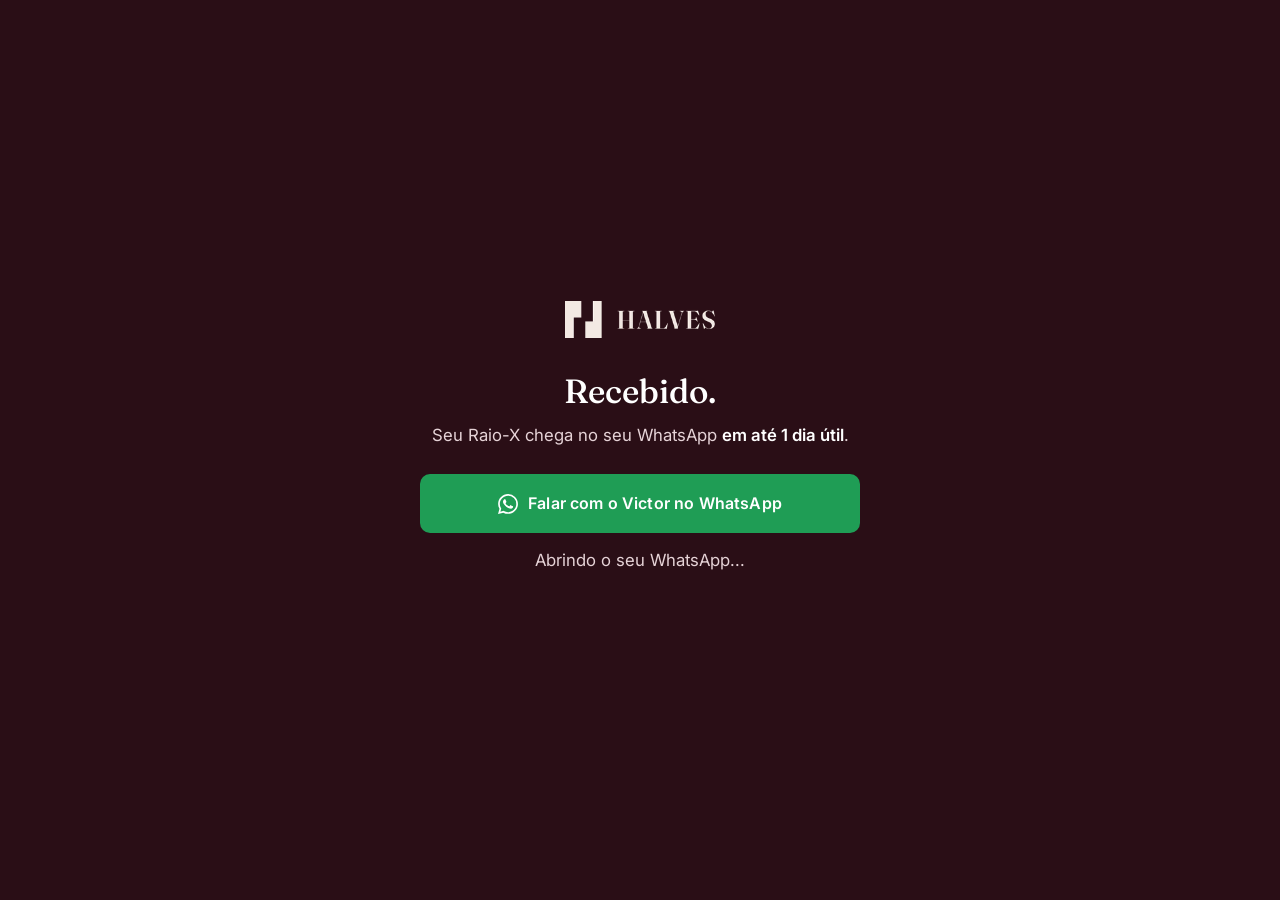
<file: raio-x/obrigado/index.html>
<!doctype html>
<html lang="pt-BR">
<head>
<meta charset="utf-8">
<meta name="viewport" content="width=device-width, initial-scale=1">
<meta name="theme-color" content="#2A0E16">
<meta name="robots" content="noindex, nofollow">
<link rel="icon" href="data:image/svg+xml,%3Csvg xmlns='http://www.w3.org/2000/svg' viewBox='184 184 632 632'%3E%3Crect x='184' y='184' width='632' height='632' fill='%232A0E16'/%3E%3Cpath fill='%23F3E9E4' d='M264 264H475V475H376V736H264Z M624 264H736V736H525V524H624Z'/%3E%3C/svg%3E">
<title>HALVES · Raio-X pedido</title>
<link rel="preconnect" href="https://fonts.googleapis.com">
<link rel="preconnect" href="https://fonts.gstatic.com" crossorigin>
<link rel="stylesheet" href="https://fonts.googleapis.com/css2?family=Anton&family=Fraunces:ital,opsz,wght@0,9..144,500;0,9..144,600;1,9..144,400&family=Inter:wght@400;600;700&display=swap" media="print" onload="this.media='all'">
<style>
  *{margin:0;padding:0;box-sizing:border-box;}
  body{ background:#2A0E16; color:#e6d3d7; font-family:"Inter",system-ui,sans-serif; line-height:1.55; -webkit-font-smoothing:antialiased; min-height:100vh; min-height:100dvh; display:flex; align-items:center; justify-content:center; padding:32px 18px; }
  .ok{ max-width:440px; width:100%; text-align:center; }
  .ok img{ width:150px; height:auto; display:block; margin:0 auto 34px; }
  .ok h1{ font-family:"Fraunces",Georgia,serif; font-weight:500; color:#fff; font-size:2.1rem; line-height:1.15; margin-bottom:12px; }
  .ok p{ font-size:1.05rem; color:#e6d3d7; margin-bottom:26px; }
  .ok p b{ color:#fff; font-weight:600; }
  .btn{ display:flex; align-items:center; justify-content:center; gap:10px; width:100%; padding:17px 22px; border-radius:10px; background:#1f9d55; color:#fff; font-family:"Inter",system-ui,sans-serif; font-weight:600; font-size:16px; letter-spacing:.01em; text-decoration:none; transition:background .2s; }
  .btn:hover{ background:#178a48; }
  .btn svg{ width:20px; height:20px; flex:0 0 auto; }
  .aviso{ font-size:.84rem; color:#c7a9ae; margin-top:14px; min-height:1.3em; }
</style>
</head>
<body>
<main class="ok">
  <img src="../../img/halves-logo.webp" srcset="../../img/halves-logo-240.webp 240w, ../../img/halves-logo.webp 480w" sizes="150px" alt="HALVES" width="240" height="59">
  <h1 id="titulo">Recebido.</h1>
  <p>Seu Raio-X chega no seu WhatsApp <b>em até 1 dia útil</b>.</p>
  <a class="btn" id="wpp" href="https://wa.me/5521974455900" rel="noopener">
    <svg viewBox="0 0 24 24" fill="currentColor" aria-hidden="true"><path d="M17.47 14.38c-.3-.15-1.76-.87-2.03-.97-.27-.1-.47-.15-.67.15-.2.3-.77.97-.94 1.16-.17.2-.35.22-.64.07-.3-.15-1.26-.46-2.39-1.47-.88-.79-1.48-1.76-1.65-2.06-.17-.3-.02-.46.13-.6.13-.14.3-.35.45-.52.15-.17.2-.3.3-.5.1-.2.05-.37-.03-.52-.07-.15-.67-1.61-.92-2.2-.24-.58-.49-.5-.67-.51h-.57c-.2 0-.52.07-.79.37-.27.3-1.04 1.02-1.04 2.48s1.07 2.88 1.21 3.07c.15.2 2.1 3.2 5.08 4.49.71.31 1.26.49 1.7.63.71.22 1.36.19 1.87.12.57-.09 1.76-.72 2-1.41.25-.7.25-1.29.17-1.41-.07-.13-.27-.2-.57-.35zM12.05 21.79h-.01a9.87 9.87 0 01-5.03-1.38l-.36-.21-3.74.98 1-3.65-.24-.37a9.86 9.86 0 01-1.51-5.26c0-5.45 4.44-9.88 9.89-9.88 2.64 0 5.12 1.03 6.99 2.9a9.83 9.83 0 012.89 6.99c0 5.45-4.44 9.88-9.88 9.88zm8.41-18.3A11.82 11.82 0 0012.05 0C5.5 0 .16 5.34.16 11.89c0 2.1.55 4.14 1.59 5.95L.06 24l6.3-1.65a11.88 11.88 0 005.68 1.45h.01c6.55 0 11.89-5.34 11.89-11.89 0-3.18-1.24-6.17-3.48-8.42z"/></svg>
    <span>Falar com o Victor no WhatsApp</span>
  </a>
  <p class="aviso" id="aviso" aria-live="polite">Abrindo o seu WhatsApp...</p>
</main>

<script>
/* Obrigado com ida ao WhatsApp por interação (padrão em Skills/sistema-paginas-junior/paginas/snippets/obrigado/obrigado-whatsapp.md).
   Qualquer gesto da pessoa (toque, clique, rolagem, tecla, voltar) leva ao WhatsApp na hora; sem gesto, vai sozinho em 3 s.
   Uma ida só por sessão: quem volta do WhatsApp fica aqui, com o botão. ?ficar=1 desliga a ida automática (teste e captura de tela). */
(function(){
  var NUMERO = '5521974455900';               // número da HALVES (21 97445-5900), igual à página principal
  var ESPERA_MS = 3000;
  var CHAVE = 'halves_raiox_wpp_aberto';

  var nome = '';
  try{ nome = (sessionStorage.getItem('halves_raiox_nome') || '').replace(/[^\p{L}\p{M}' -]/gu, '').slice(0,40); }catch(e){}
  if(nome) document.getElementById('titulo').textContent = 'Recebido, ' + nome + '.';
  var texto = 'Oi, Victor! ' + (nome ? 'Sou ' + nome + '. ' : '') + 'Acabei de pedir o Raio-X do meu escritório pela página da HALVES.';
  var destino = 'https://wa.me/' + NUMERO + '?text=' + encodeURIComponent(texto);
  var botao = document.getElementById('wpp');
  botao.href = destino;

  var ficar = /(^|[?&])ficar=1(&|$)/.test(location.search);
  var jaFoi = false;
  try{ jaFoi = sessionStorage.getItem(CHAVE) === '1'; }catch(e){}
  var aviso = document.getElementById('aviso');
  if(ficar || jaFoi){ aviso.textContent = 'Toque no botão para abrir o WhatsApp.'; return; }

  var foi = false, timer = null;
  var EVENTOS = ['pointerdown','touchstart','touchmove','click','wheel','scroll','keydown'];
  function ir(){
    if(foi) return;                            // guarda: dispara uma vez só
    foi = true;
    clearTimeout(timer);
    EVENTOS.forEach(function(ev){ window.removeEventListener(ev, ir, true); });
    try{ sessionStorage.setItem(CHAVE, '1'); }catch(e){}
    location.href = destino;
  }

  EVENTOS.forEach(function(ev){ window.addEventListener(ev, ir, { capture:true, passive:true }); });
  /* voltar (botão ou gesto de deslizar): uma entrada a mais no histórico; o "voltar" cai aqui e vai ao WhatsApp */
  try{
    history.pushState({ halvesObrigado: 1 }, '', location.href);
    window.addEventListener('popstate', ir);
  }catch(e){}
  /* trocou de aba ou de app: tentativa (o navegador pode ignorar navegação com a página escondida) */
  document.addEventListener('visibilitychange', function(){ if(document.visibilityState === 'hidden') ir(); });
  window.addEventListener('pagehide', ir);
  /* garantia: sem gesto nenhum, vai sozinho */
  timer = setTimeout(ir, ESPERA_MS);
})();
</script>
</body>
</html>
</file>
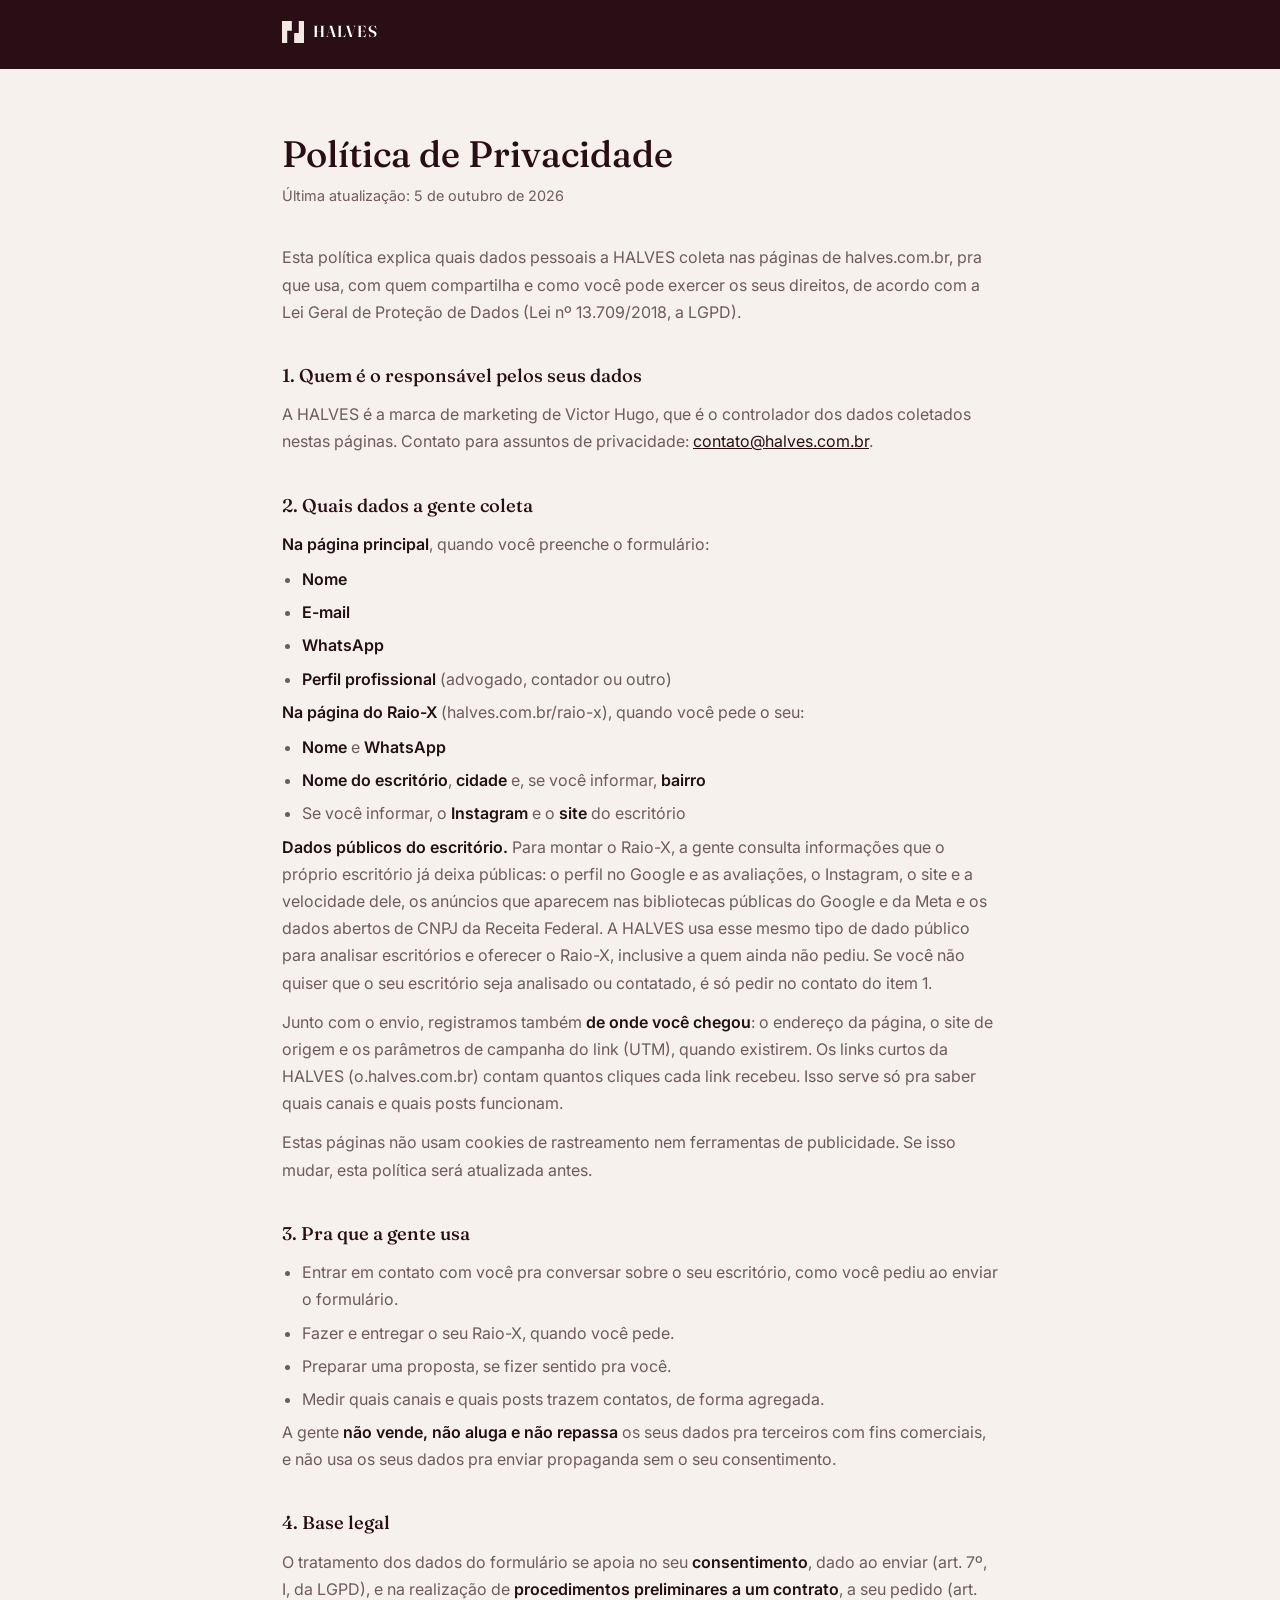
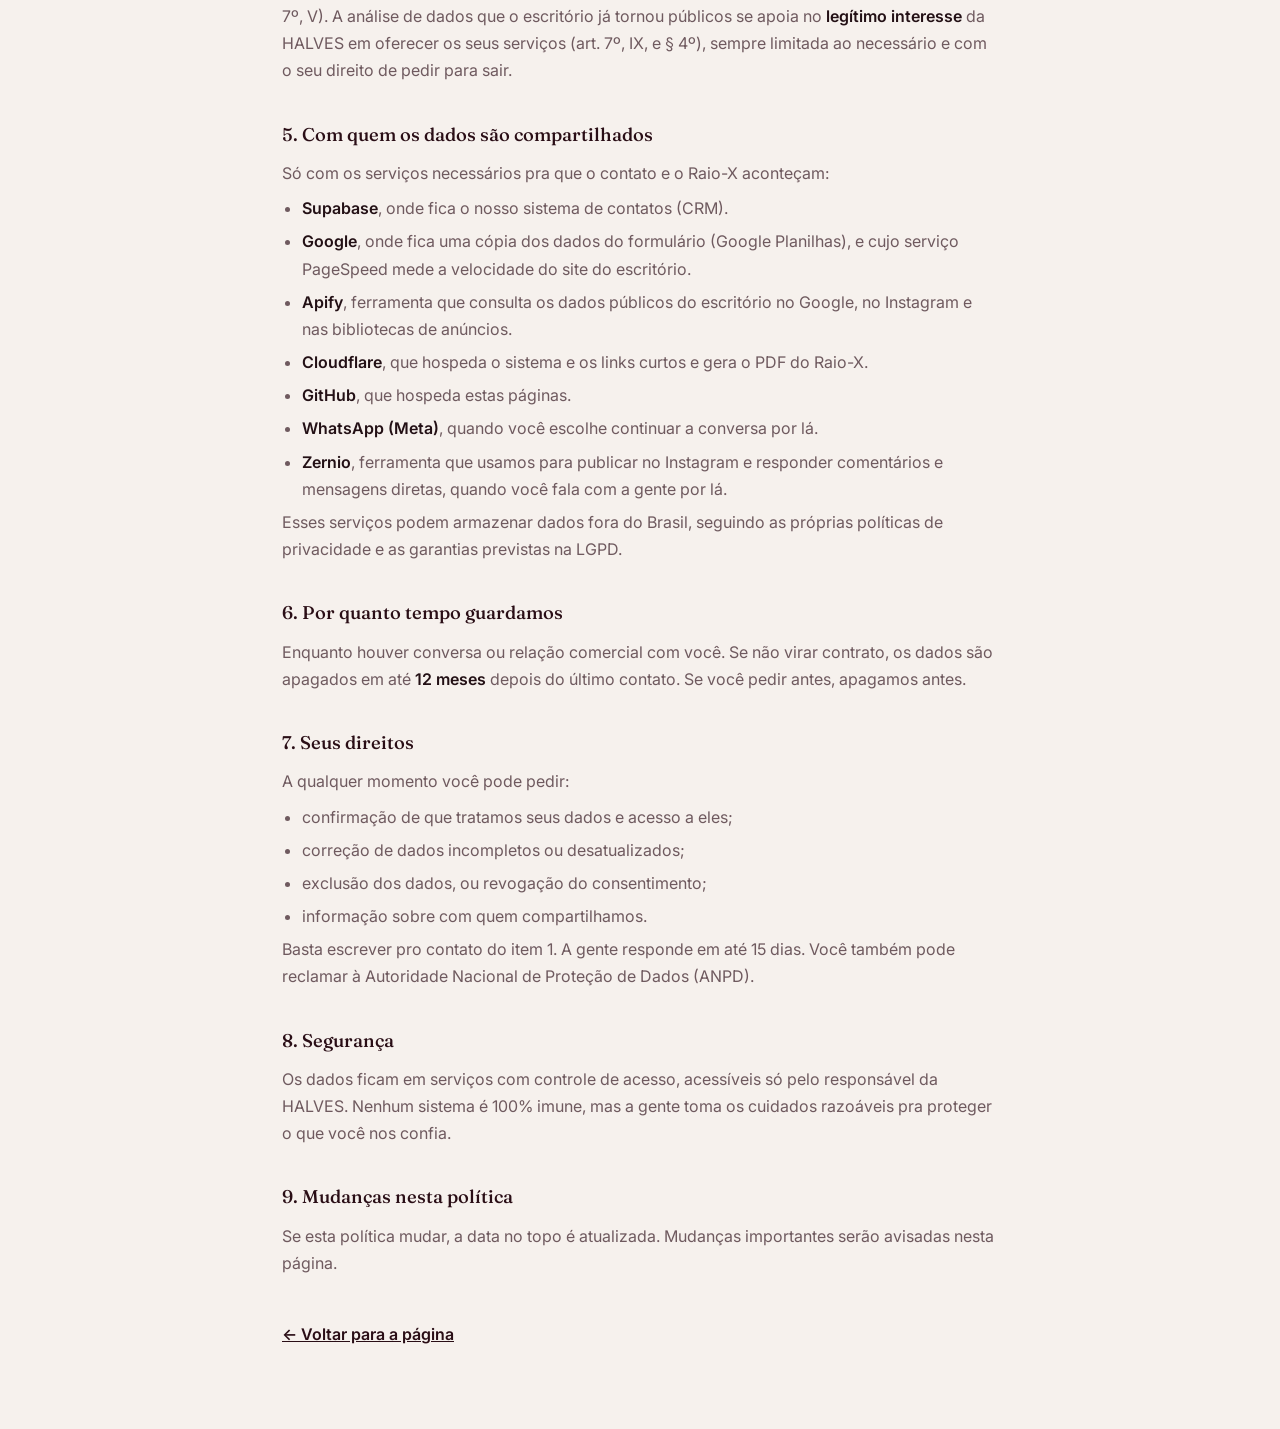
<file: politica-de-privacidade.html>
<!doctype html>
<html lang="pt-BR">
<head>
<meta charset="utf-8">
<meta name="viewport" content="width=device-width, initial-scale=1">
<meta name="theme-color" content="#2A0E16">
<title>Política de Privacidade · HALVES</title>
<meta name="description" content="Como a HALVES coleta, usa e protege os seus dados pessoais, conforme a LGPD.">
<link rel="icon" href="data:image/svg+xml,%3Csvg xmlns='http://www.w3.org/2000/svg' viewBox='184 184 632 632'%3E%3Crect x='184' y='184' width='632' height='632' fill='%232A0E16'/%3E%3Cpath fill='%23F3E9E4' d='M264 264H475V475H376V736H264Z M624 264H736V736H525V524H624Z'/%3E%3C/svg%3E">
<link rel="preconnect" href="https://fonts.googleapis.com">
<link rel="preconnect" href="https://fonts.gstatic.com" crossorigin>
<link rel="stylesheet" href="https://fonts.googleapis.com/css2?family=Anton&family=Fraunces:ital,opsz,wght@0,9..144,500;0,9..144,600;1,9..144,400&family=Inter:wght@400;600;700&display=swap">
<style>
  :root{ --vinho:#2A0E16; --bg:#F6F1ED; --ink:#231015; --muted:#6f5a5f; --line:#e2d6cf; }
  *{ margin:0; padding:0; box-sizing:border-box; }
  body{ background:var(--bg); color:var(--ink); font-family:"Inter",system-ui,sans-serif; line-height:1.7; -webkit-font-smoothing:antialiased; }
  .top{ background:var(--vinho); padding:18px 0; }
  .wrap{ max-width:760px; margin:0 auto; padding:0 22px; }
  .top a{ display:inline-flex; align-items:center; gap:9px; color:#fff; text-decoration:none; font-family:"Fraunces",Georgia,serif; font-weight:600; font-variation-settings:"opsz" 144; letter-spacing:.06em; font-size:16px; }
  .top svg{ width:22px; height:22px; }
  main{ padding:7vh 0 9vh; }
  h1{ font-family:"Fraunces",Georgia,serif; font-weight:500; color:var(--vinho); font-size:clamp(1.7rem,4vw,2.3rem); line-height:1.2; margin-bottom:8px; }
  .meta{ color:var(--muted); font-size:.9rem; margin-bottom:36px; }
  h2{ font-family:"Fraunces",Georgia,serif; font-weight:500; color:var(--vinho); font-size:1.15rem; margin:34px 0 10px; }
  p, li{ color:var(--muted); font-size:1rem; }
  p + p{ margin-top:12px; }
  ul{ padding-left:20px; margin-top:8px; }
  li{ margin-bottom:6px; }
  b{ color:var(--ink); font-weight:600; }
  a{ color:var(--vinho); }
  .back{ display:inline-block; margin-top:44px; font-weight:600; }
  .pendente{ background:#fff3c4; color:#6b4e00; padding:1px 6px; }
</style>
</head>
<body>
<header class="top"><div class="wrap"><a href="index.html"><svg viewBox="264 264 472 472" aria-hidden="true"><path fill="#F3E9E4" d="M264 264H475V475H376V736H264Z M624 264H736V736H525V524H624Z"/></svg>HALVES</a></div></header>

<main>
  <div class="wrap">
    <h1>Política de Privacidade</h1>
    <p class="meta">Última atualização: 5 de outubro de 2026</p>

    <p>Esta política explica quais dados pessoais a HALVES coleta nas páginas de halves.com.br, pra que usa, com quem compartilha e como você pode exercer os seus direitos, de acordo com a Lei Geral de Proteção de Dados (Lei nº 13.709/2018, a LGPD).</p>

    <h2>1. Quem é o responsável pelos seus dados</h2>
    <p>A HALVES é a marca de marketing de Victor Hugo, que é o controlador dos dados coletados nestas páginas. Contato para assuntos de privacidade: <a href="mailto:contato@halves.com.br">contato@halves.com.br</a>.</p>

    <h2>2. Quais dados a gente coleta</h2>
    <p><b>Na página principal</b>, quando você preenche o formulário:</p>
    <ul>
      <li><b>Nome</b></li>
      <li><b>E-mail</b></li>
      <li><b>WhatsApp</b></li>
      <li><b>Perfil profissional</b> (advogado, contador ou outro)</li>
    </ul>
    <p><b>Na página do Raio-X</b> (halves.com.br/raio-x), quando você pede o seu:</p>
    <ul>
      <li><b>Nome</b> e <b>WhatsApp</b></li>
      <li><b>Nome do escritório</b>, <b>cidade</b> e, se você informar, <b>bairro</b></li>
      <li>Se você informar, o <b>Instagram</b> e o <b>site</b> do escritório</li>
    </ul>
    <p><b>Dados públicos do escritório.</b> Para montar o Raio-X, a gente consulta informações que o próprio escritório já deixa públicas: o perfil no Google e as avaliações, o Instagram, o site e a velocidade dele, os anúncios que aparecem nas bibliotecas públicas do Google e da Meta e os dados abertos de CNPJ da Receita Federal. A HALVES usa esse mesmo tipo de dado público para analisar escritórios e oferecer o Raio-X, inclusive a quem ainda não pediu. Se você não quiser que o seu escritório seja analisado ou contatado, é só pedir no contato do item 1.</p>
    <p>Junto com o envio, registramos também <b>de onde você chegou</b>: o endereço da página, o site de origem e os parâmetros de campanha do link (UTM), quando existirem. Os links curtos da HALVES (o.halves.com.br) contam quantos cliques cada link recebeu. Isso serve só pra saber quais canais e quais posts funcionam.</p>
    <p>Estas páginas não usam cookies de rastreamento nem ferramentas de publicidade. Se isso mudar, esta política será atualizada antes.</p>

    <h2>3. Pra que a gente usa</h2>
    <ul>
      <li>Entrar em contato com você pra conversar sobre o seu escritório, como você pediu ao enviar o formulário.</li>
      <li>Fazer e entregar o seu Raio-X, quando você pede.</li>
      <li>Preparar uma proposta, se fizer sentido pra você.</li>
      <li>Medir quais canais e quais posts trazem contatos, de forma agregada.</li>
    </ul>
    <p>A gente <b>não vende, não aluga e não repassa</b> os seus dados pra terceiros com fins comerciais, e não usa os seus dados pra enviar propaganda sem o seu consentimento.</p>

    <h2>4. Base legal</h2>
    <p>O tratamento dos dados do formulário se apoia no seu <b>consentimento</b>, dado ao enviar (art. 7º, I, da LGPD), e na realização de <b>procedimentos preliminares a um contrato</b>, a seu pedido (art. 7º, V). A análise de dados que o escritório já tornou públicos se apoia no <b>legítimo interesse</b> da HALVES em oferecer os seus serviços (art. 7º, IX, e § 4º), sempre limitada ao necessário e com o seu direito de pedir para sair.</p>

    <h2>5. Com quem os dados são compartilhados</h2>
    <p>Só com os serviços necessários pra que o contato e o Raio-X aconteçam:</p>
    <ul>
      <li><b>Supabase</b>, onde fica o nosso sistema de contatos (CRM).</li>
      <li><b>Google</b>, onde fica uma cópia dos dados do formulário (Google Planilhas), e cujo serviço PageSpeed mede a velocidade do site do escritório.</li>
      <li><b>Apify</b>, ferramenta que consulta os dados públicos do escritório no Google, no Instagram e nas bibliotecas de anúncios.</li>
      <li><b>Cloudflare</b>, que hospeda o sistema e os links curtos e gera o PDF do Raio-X.</li>
      <li><b>GitHub</b>, que hospeda estas páginas.</li>
      <li><b>WhatsApp (Meta)</b>, quando você escolhe continuar a conversa por lá.</li>
      <li><b>Zernio</b>, ferramenta que usamos para publicar no Instagram e responder comentários e mensagens diretas, quando você fala com a gente por lá.</li>
    </ul>
    <p>Esses serviços podem armazenar dados fora do Brasil, seguindo as próprias políticas de privacidade e as garantias previstas na LGPD.</p>

    <h2>6. Por quanto tempo guardamos</h2>
    <p>Enquanto houver conversa ou relação comercial com você. Se não virar contrato, os dados são apagados em até <b>12 meses</b> depois do último contato. Se você pedir antes, apagamos antes.</p>

    <h2>7. Seus direitos</h2>
    <p>A qualquer momento você pode pedir:</p>
    <ul>
      <li>confirmação de que tratamos seus dados e acesso a eles;</li>
      <li>correção de dados incompletos ou desatualizados;</li>
      <li>exclusão dos dados, ou revogação do consentimento;</li>
      <li>informação sobre com quem compartilhamos.</li>
    </ul>
    <p>Basta escrever pro contato do item 1. A gente responde em até 15 dias. Você também pode reclamar à Autoridade Nacional de Proteção de Dados (ANPD).</p>

    <h2>8. Segurança</h2>
    <p>Os dados ficam em serviços com controle de acesso, acessíveis só pelo responsável da HALVES. Nenhum sistema é 100% imune, mas a gente toma os cuidados razoáveis pra proteger o que você nos confia.</p>

    <h2>9. Mudanças nesta política</h2>
    <p>Se esta política mudar, a data no topo é atualizada. Mudanças importantes serão avisadas nesta página.</p>

    <a class="back" href="index.html">← Voltar para a página</a>
  </div>
</main>
</body>
</html>
</file>
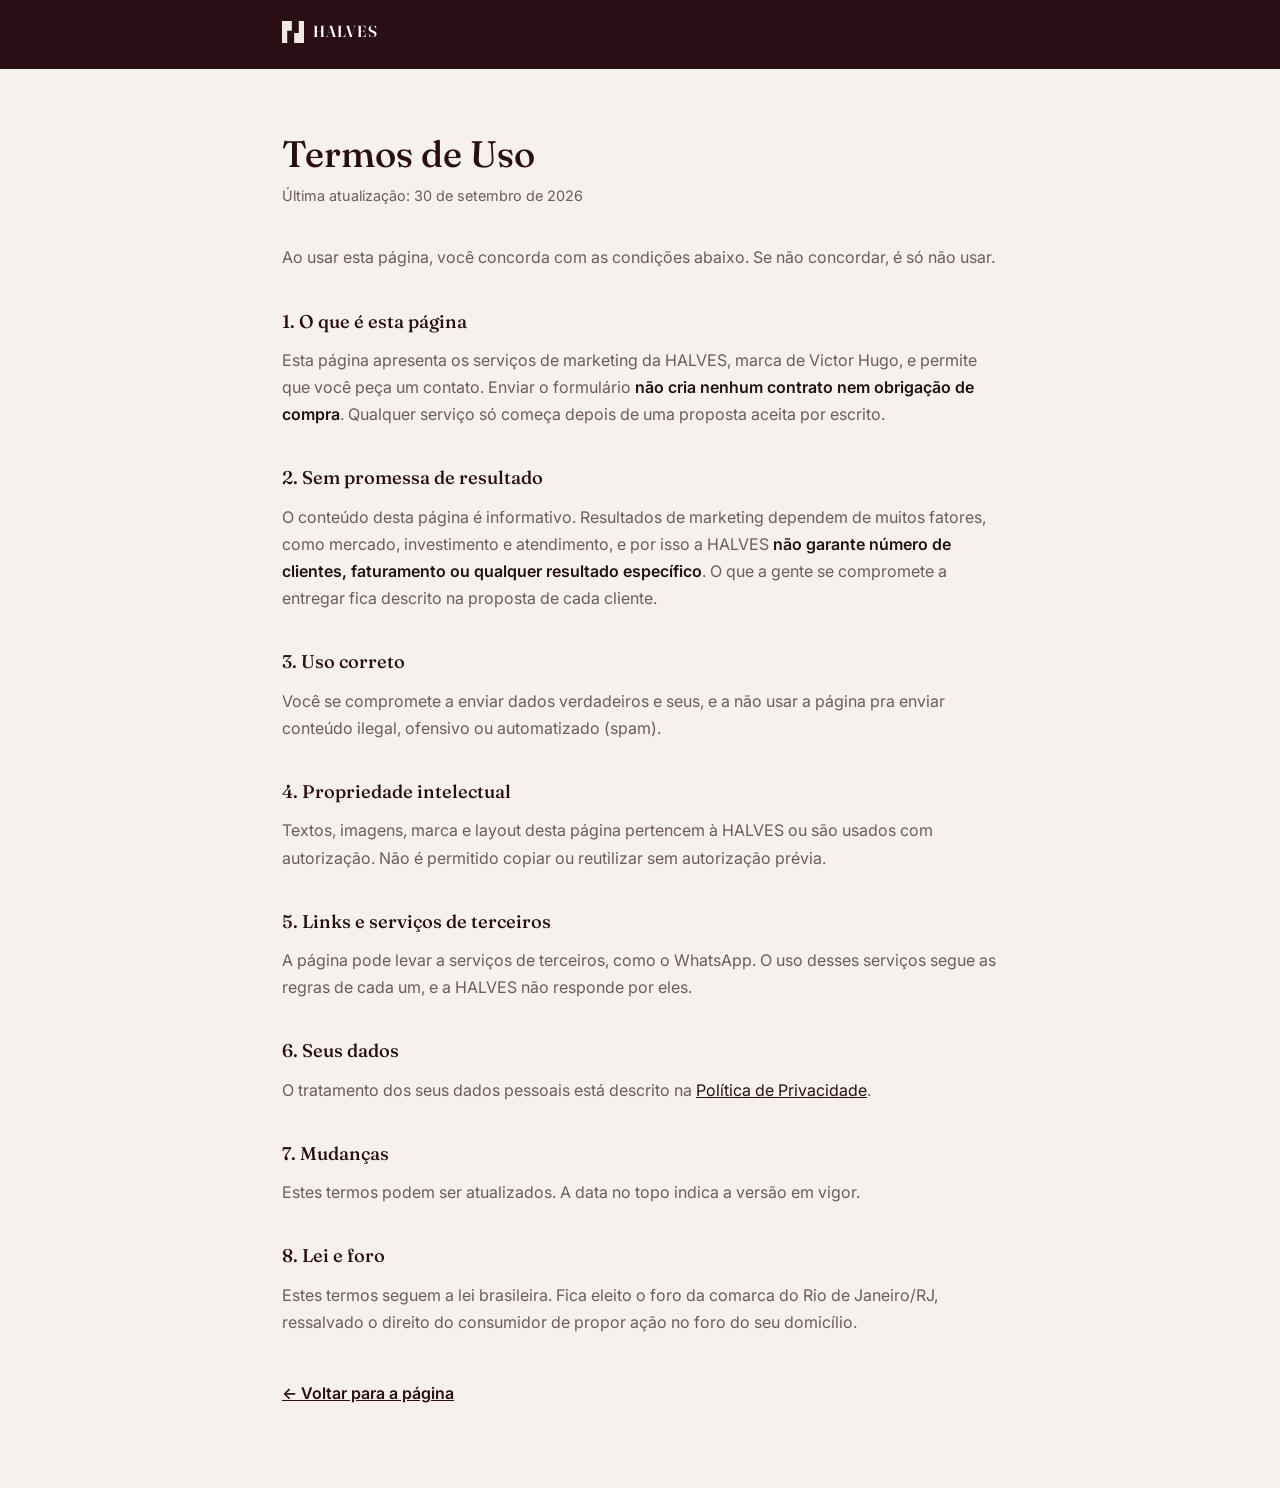
<file: termos-de-uso.html>
<!doctype html>
<html lang="pt-BR">
<head>
<meta charset="utf-8">
<meta name="viewport" content="width=device-width, initial-scale=1">
<meta name="theme-color" content="#2A0E16">
<title>Termos de Uso · HALVES</title>
<meta name="description" content="Condições de uso da página da HALVES.">
<link rel="icon" href="data:image/svg+xml,%3Csvg xmlns='http://www.w3.org/2000/svg' viewBox='184 184 632 632'%3E%3Crect x='184' y='184' width='632' height='632' fill='%232A0E16'/%3E%3Cpath fill='%23F3E9E4' d='M264 264H475V475H376V736H264Z M624 264H736V736H525V524H624Z'/%3E%3C/svg%3E">
<link rel="preconnect" href="https://fonts.googleapis.com">
<link rel="preconnect" href="https://fonts.gstatic.com" crossorigin>
<link rel="stylesheet" href="https://fonts.googleapis.com/css2?family=Anton&family=Fraunces:ital,opsz,wght@0,9..144,500;0,9..144,600;1,9..144,400&family=Inter:wght@400;600;700&display=swap">
<style>
  :root{ --vinho:#2A0E16; --bg:#F6F1ED; --ink:#231015; --muted:#6f5a5f; --line:#e2d6cf; }
  *{ margin:0; padding:0; box-sizing:border-box; }
  body{ background:var(--bg); color:var(--ink); font-family:"Inter",system-ui,sans-serif; line-height:1.7; -webkit-font-smoothing:antialiased; }
  .top{ background:var(--vinho); padding:18px 0; }
  .wrap{ max-width:760px; margin:0 auto; padding:0 22px; }
  .top a{ display:inline-flex; align-items:center; gap:9px; color:#fff; text-decoration:none; font-family:"Fraunces",Georgia,serif; font-weight:600; font-variation-settings:"opsz" 144; letter-spacing:.06em; font-size:16px; }
  .top svg{ width:22px; height:22px; }
  main{ padding:7vh 0 9vh; }
  h1{ font-family:"Fraunces",Georgia,serif; font-weight:500; color:var(--vinho); font-size:clamp(1.7rem,4vw,2.3rem); line-height:1.2; margin-bottom:8px; }
  .meta{ color:var(--muted); font-size:.9rem; margin-bottom:36px; }
  h2{ font-family:"Fraunces",Georgia,serif; font-weight:500; color:var(--vinho); font-size:1.15rem; margin:34px 0 10px; }
  p{ color:var(--muted); font-size:1rem; }
  p + p{ margin-top:12px; }
  b{ color:var(--ink); font-weight:600; }
  a{ color:var(--vinho); }
  .back{ display:inline-block; margin-top:44px; font-weight:600; }
</style>
</head>
<body>
<header class="top"><div class="wrap"><a href="index.html"><svg viewBox="264 264 472 472" aria-hidden="true"><path fill="#F3E9E4" d="M264 264H475V475H376V736H264Z M624 264H736V736H525V524H624Z"/></svg>HALVES</a></div></header>

<main>
  <div class="wrap">
    <h1>Termos de Uso</h1>
    <p class="meta">Última atualização: 30 de setembro de 2026</p>

    <p>Ao usar esta página, você concorda com as condições abaixo. Se não concordar, é só não usar.</p>

    <h2>1. O que é esta página</h2>
    <p>Esta página apresenta os serviços de marketing da HALVES, marca de Victor Hugo, e permite que você peça um contato. Enviar o formulário <b>não cria nenhum contrato nem obrigação de compra</b>. Qualquer serviço só começa depois de uma proposta aceita por escrito.</p>

    <h2>2. Sem promessa de resultado</h2>
    <p>O conteúdo desta página é informativo. Resultados de marketing dependem de muitos fatores, como mercado, investimento e atendimento, e por isso a HALVES <b>não garante número de clientes, faturamento ou qualquer resultado específico</b>. O que a gente se compromete a entregar fica descrito na proposta de cada cliente.</p>

    <h2>3. Uso correto</h2>
    <p>Você se compromete a enviar dados verdadeiros e seus, e a não usar a página pra enviar conteúdo ilegal, ofensivo ou automatizado (spam).</p>

    <h2>4. Propriedade intelectual</h2>
    <p>Textos, imagens, marca e layout desta página pertencem à HALVES ou são usados com autorização. Não é permitido copiar ou reutilizar sem autorização prévia.</p>

    <h2>5. Links e serviços de terceiros</h2>
    <p>A página pode levar a serviços de terceiros, como o WhatsApp. O uso desses serviços segue as regras de cada um, e a HALVES não responde por eles.</p>

    <h2>6. Seus dados</h2>
    <p>O tratamento dos seus dados pessoais está descrito na <a href="politica-de-privacidade.html">Política de Privacidade</a>.</p>

    <h2>7. Mudanças</h2>
    <p>Estes termos podem ser atualizados. A data no topo indica a versão em vigor.</p>

    <h2>8. Lei e foro</h2>
    <p>Estes termos seguem a lei brasileira. Fica eleito o foro da comarca do Rio de Janeiro/RJ, ressalvado o direito do consumidor de propor ação no foro do seu domicílio.</p>

    <a class="back" href="index.html">← Voltar para a página</a>
  </div>
</main>
</body>
</html>
</file>
<file: v2/assets/style.css>
/* HALVES · estudo de layout inspirado na estrutura do Growlio. Código próprio. */
:root{
  --v1:#2A0E16; --v2:#3D1520; --g:#F3E9E4;
  --v1-72:rgba(42,14,22,.72); --v1-50:rgba(42,14,22,.5); --v1-15:rgba(42,14,22,.15); --v1-08:rgba(42,14,22,.08);
  --g-72:rgba(243,233,228,.72); --g-50:rgba(243,233,228,.5); --g-20:rgba(243,233,228,.2); --g-10:rgba(243,233,228,.1);
  --serif:"Fraunces",Georgia,"Times New Roman",serif;
  --sans:"Inter",system-ui,-apple-system,"Segoe UI",Roboto,Arial,sans-serif;
  --impact:"Anton",Impact,"Arial Narrow",sans-serif;
  --ease:cubic-bezier(.2,.7,.1,1);
  --wrap:1240px;
}
*,*::before,*::after{box-sizing:border-box}
html{-webkit-text-size-adjust:100%;overflow-x:clip}
@media (prefers-reduced-motion:no-preference){html{scroll-behavior:smooth}}
section[id]{scroll-margin-top:0}
body{margin:0;background:var(--g);color:var(--v1);font-family:var(--sans);font-size:1rem;line-height:1.6;overflow-x:clip;-webkit-font-smoothing:antialiased}
img{display:block;max-width:100%;height:auto}
svg{display:block}
a{color:inherit}
button{font:inherit;color:inherit;background:none;border:0;padding:0;cursor:pointer}
h1,h2,h3,p,ul,ol,figure,blockquote{margin:0}
ul,ol{list-style:none;padding:0}
em{font-style:italic;font-weight:400}
.wrap{width:100%;max-width:var(--wrap);margin:0 auto;padding:0 20px}
.center{text-align:center}
:focus-visible{outline:2px solid currentColor;outline-offset:3px}

/* ---------- tipografia ---------- */
.h1{font-family:var(--serif);font-weight:500;font-size:2.5rem;line-height:1.04;letter-spacing:-.02em}
.h2{font-family:var(--serif);font-weight:500;font-size:2rem;line-height:1.08;letter-spacing:-.015em}
.h1 em,.h2 em{font-weight:400}
.lead{font-size:1.06rem;color:var(--v1-72);max-width:34rem}
.lead b{color:var(--v1);font-weight:500}
.body{color:var(--v1-72);font-size:1.02rem;margin-top:18px;max-width:36rem}
.body b{color:var(--v1);font-weight:500}
.sub{color:var(--v1-72);max-width:40rem;margin:18px auto 0}

.eyebrow,.pill{display:inline-flex;align-items:center;gap:10px;font-size:.74rem;font-weight:600;letter-spacing:.12em;text-transform:uppercase;margin-bottom:22px}
.pill{border:1px solid var(--v1-15);padding:7px 13px}
.eyebrow i,.pill i{width:7px;height:7px;background:currentColor;display:block}
.pill--dark{border-color:var(--g-20)}

.sec-head{text-align:center;max-width:52rem;margin:0 auto 48px}

/* ---------- botões ---------- */
.btn{display:inline-flex;align-items:stretch;gap:4px;text-decoration:none;height:54px;font-weight:500;font-size:1rem}
.btn-ic{position:relative;width:54px;flex:0 0 54px;background:var(--v1);color:var(--g);overflow:hidden}
.btn-ic svg{position:absolute;width:22px;height:22px;left:16px;top:16px;transition:transform .45s var(--ease)}
.btn-ic svg+svg{transform:translateX(-46px)}
.btn-tx{display:flex;align-items:center;padding:0 24px;background:var(--v1);color:var(--g);transition:background .3s}
.btn:hover .btn-ic svg:first-child{transform:translateX(46px)}
.btn:hover .btn-ic svg+svg{transform:translateX(0)}
.btn:hover .btn-tx{background:var(--v2)}
.btn--light .btn-ic,.btn--light .btn-tx{background:var(--g);color:var(--v1)}
.btn--light:hover .btn-tx{background:rgba(243,233,228,.86)}
.btn--sm{height:46px;font-size:.92rem}
.btn--sm .btn-ic{width:46px;flex-basis:46px}
.btn--sm .btn-ic svg{left:12px;top:12px}
.btn--lg{height:62px;font-size:1.08rem}
.btn--lg .btn-ic{width:62px;flex-basis:62px}
.btn--lg .btn-ic svg{left:19px;top:19px;width:24px;height:24px}
.btn--lg .btn-tx{padding:0 30px}

/* ---------- reveal ---------- */
.js .rv{opacity:0;transform:translateY(26px);transition:opacity .9s var(--ease),transform .9s var(--ease);transition-delay:var(--d,0s)}
.js .rv.in{opacity:1;transform:none}
.split .w{display:inline-block;overflow:hidden;vertical-align:top;padding:0 .02em .14em;margin-bottom:-.14em}
.split .w>span{display:inline-block}
.js .split .w>span{transform:translateY(110%);transition:transform 1s var(--ease);transition-delay:calc(var(--i)*45ms)}
.js .split.in .w>span{transform:none}

/* ---------- HERO ---------- */
.hero{position:relative;padding-bottom:150px;overflow:hidden;background:var(--g)}
.nav{display:flex;align-items:center;justify-content:space-between;gap:16px;height:76px;position:relative;z-index:5}
.brand{display:flex;align-items:center;gap:10px;text-decoration:none}
.brand-sym{width:34px;height:34px;color:var(--v1)}
.brand-word{font-family:var(--sans);font-weight:700;text-transform:uppercase;letter-spacing:.16em;font-size:1.3rem;line-height:1;margin-right:-.16em;color:var(--v1)}
.nav-links{display:none}
.nav-cta{display:none;font-size:.82rem;font-weight:500;text-decoration:none;background:var(--v1);color:var(--g);padding:10px 14px;white-space:nowrap}
.hero-grid{display:grid;gap:28px;padding-top:14px;position:relative;z-index:3}
.hero-txt .h1{margin-bottom:22px}
.hero-txt .lead{margin-bottom:24px}
.pcard{position:relative}
.pcard img{width:100%;aspect-ratio:753/941;object-fit:cover;object-position:50% 0;background:var(--v2)}
.js .pcard img{clip-path:inset(100% 0 0 0);transition:clip-path 1.3s var(--ease) .2s}
.js .pcard.in img{clip-path:inset(0 0 0 0)}
.chip{position:absolute;left:14px;bottom:14px;display:flex;align-items:center;gap:8px;background:var(--g);color:var(--v1);font-size:.8rem;font-weight:500;padding:9px 12px}
.chip svg{width:14px;height:14px}
.js .chip{opacity:0;transform:translateY(12px);transition:opacity .7s ease 1.1s,transform .7s var(--ease) 1.1s}
.js .pcard.in .chip{opacity:1;transform:none}

.ribbon{position:absolute;left:0;right:0;bottom:0;height:128px;z-index:2;pointer-events:none}
.ribbon svg.track{position:absolute;inset:0;width:100%;height:100%;overflow:visible}
.tile{position:absolute;left:0;top:0;width:46px;height:46px;margin:-23px 0 0 -23px;display:grid;place-items:center;will-change:transform}
.tile svg{width:46%;height:46%}
.tile.t0{background:var(--v1);color:var(--g)}
.tile.t1{background:var(--g);color:var(--v1);box-shadow:inset 0 0 0 1.5px var(--v1)}
.tile.t2{background:var(--v2);color:var(--g)}

/* ---------- FAIXA ---------- */
.marquee{overflow:hidden;display:flex;user-select:none}
.marquee-track{display:flex;align-items:center;flex:0 0 auto;gap:34px;padding-right:34px;animation:mq 32s linear infinite}
.marquee.slow .marquee-track{animation-duration:46s}
@keyframes mq{to{transform:translateX(-100%)}}
.strip{background:var(--v1);color:var(--g);padding:22px 0}
.strip span{font-family:var(--serif);font-size:1.4rem;font-style:italic;white-space:nowrap}
.strip svg{width:16px;height:16px;flex:0 0 16px;color:var(--g-50)}

/* ---------- SOBRE ---------- */
.about{background:var(--v2);color:var(--g);padding:60px 0 90px;overflow:hidden}
.about-title{text-align:center;font-family:var(--serif);font-weight:500;font-size:clamp(2.3rem,11vw,2.75rem);line-height:1.05;letter-spacing:-.015em;white-space:nowrap;margin-bottom:28px}
.about-pair{text-align:center;max-width:22rem;margin:0 auto}
.about-kicker{font-family:var(--serif);font-weight:500;font-size:1.7rem;line-height:1.16;letter-spacing:-.01em;text-wrap:balance}
.about-kicker em{display:block;margin-top:6px;font-weight:400;color:var(--g)}
.about-sep{display:flex;align-items:center;justify-content:center;gap:14px;margin:28px auto 24px;color:var(--g-50)}
.about-sep i{display:block;width:44px;height:1px;background:var(--g-20)}
.about-sep svg{width:18px;height:18px;flex:0 0 18px}
.about-note{color:var(--g-72);font-size:1.05rem;line-height:1.6;max-width:19rem;margin:0 auto;text-wrap:balance}
.statement{font-family:var(--serif);font-weight:500;font-size:1.7rem;line-height:1.22;text-align:center;max-width:62rem;margin:56px auto 40px;letter-spacing:-.01em}
.js .statement .w{opacity:.16;transition:opacity .25s linear}
.js .statement .w.lit{opacity:1}

/* ---------- PROBLEMA: cartões empilhados ---------- */
.stack{padding:90px 0 12vh;background:var(--g)}
.stack-head{text-align:center;max-width:52rem;margin-bottom:44px}
.stack-cards{display:flex;flex-direction:column;gap:22px}
.scard{position:sticky;top:calc(76px + var(--i,0)*12px);display:grid;grid-template-rows:auto 230px;background:var(--v2);color:var(--g);padding:22px;gap:22px;transform-origin:50% 0;box-shadow:0 -14px 40px rgba(42,14,22,.18);will-change:transform}
.scard.c2,.scard.c4{background:var(--v1)}
.scard-n{font-family:var(--impact);font-size:2.6rem;line-height:1;color:var(--g-50);display:block;margin-bottom:14px}
.scard h3{font-family:var(--serif);font-weight:500;font-size:1.65rem;line-height:1.1;margin-bottom:12px}
.scard p{color:var(--g-72);max-width:28rem}
.scard-vis{background:var(--g);color:var(--v1);display:grid;place-items:center;overflow:hidden;position:relative}

.vis-cal{grid-template-columns:1fr 1fr;gap:16px;padding:20px}
.mcal{width:100%;max-width:190px;justify-self:center}
.mcal b{display:block;height:10px;width:46%;background:var(--v1);margin-bottom:10px}
.mcal.empty b{background:var(--v1-15)}
.mgrid{display:grid;grid-template-columns:repeat(7,1fr);gap:4px}
.mgrid i{aspect-ratio:1;box-shadow:inset 0 0 0 1px var(--v1-15)}
.mcal.full .mgrid i.f{background:var(--v1);box-shadow:none}
.js .mcal.full .mgrid i.f{transform:scale(0);transition:transform .35s var(--ease);transition-delay:calc(var(--k)*28ms)}
.js .scard.in .mcal.full .mgrid i.f{transform:none}

.tap{width:min(70%,240px);height:auto}
.tap .drop{animation:drip 2.6s ease-in infinite;transform-origin:129px 160px}
@keyframes drip{0%,30%{transform:translateY(-14px) scale(.2);opacity:0}45%{transform:translateY(0) scale(1);opacity:1}80%{transform:translateY(34px) scale(1);opacity:1}100%{transform:translateY(38px) scale(1.6,.2);opacity:0}}

.half-sym{width:min(56%,190px);height:auto}
.half-sym .solid{fill:var(--v1)}
.half-sym .ghost{fill:none;stroke:var(--v1);stroke-width:6;stroke-dasharray:22 16;animation:dash 3s linear infinite}
@keyframes dash{to{stroke-dashoffset:-76}}

.jan{position:relative;width:132px;height:150px}
.jpage{position:absolute;inset:0;background:var(--g);box-shadow:inset 0 0 0 2px var(--v1);display:flex;flex-direction:column;align-items:center;justify-content:center;transform-origin:50% 0}
.jpage:nth-child(1){transform:translate(12px,12px)}
.jpage:nth-child(2){transform:translate(6px,6px)}
.jpage:nth-child(3){animation:tear 3.6s var(--ease) infinite}
.jring{position:absolute;top:0;left:0;right:0;height:22px;background:var(--v1)}
.jpage strong{font-family:var(--impact);font-weight:400;font-size:2.4rem;line-height:1;margin-top:16px}
.jpage small{font-family:var(--impact);font-size:1.4rem;color:var(--v1-50)}
@keyframes tear{0%,55%{transform:none;opacity:1}75%{transform:translate(30px,60px) rotate(18deg);opacity:0}76%{transform:translateY(-20px);opacity:0}100%{transform:none;opacity:1}}

/* ---------- A SOCIEDADE ---------- */
.soc{position:relative;height:260vh;background:var(--v1);color:var(--g)}
.soc-pin{position:sticky;top:0;height:100vh;height:100svh;display:flex;flex-direction:column;justify-content:center;gap:4vh;overflow:hidden;padding:20px 0}
.soc-head{text-align:center}
.soc-stage{display:flex;flex-direction:column;align-items:center;gap:22px;padding:0 20px}
.soc-sym{position:relative;width:46vw;max-width:340px;aspect-ratio:1}
.soc-h{position:absolute;inset:0;width:100%;height:100%;fill:var(--g);will-change:transform}
.soc-label{text-align:center;max-width:16rem}
.soc-label span{display:block;font-size:.74rem;font-weight:600;letter-spacing:.12em;text-transform:uppercase;color:var(--g-50);margin-bottom:6px}
.soc-label b{font-family:var(--serif);font-weight:500;font-size:1.35rem;line-height:1.15;display:block}
.soc-label.r{order:3}
.soc-sym{order:2}
.js .soc-label{opacity:0;transition:opacity .5s,transform .5s var(--ease)}
.js .soc-label.l{transform:translateY(-10px)}
.js .soc-label.r{transform:translateY(10px)}
.js .soc-label.on{opacity:1;transform:none}
.soc-foot{text-align:center;color:var(--g-72);max-width:40rem;font-size:.98rem}
.js .soc-foot{opacity:0;transition:opacity .6s}
.js .soc-foot.on{opacity:1}

/* ---------- IMAGEM LARGA + FUNDADOR ---------- */
.founder{background:var(--g);padding:72px 0 96px}
.founder-grid{display:grid;gap:40px}
.founder-pic{width:100%}
.founder-r{margin-top:16px}
.founder-l .btn{margin-top:30px}
.ticks{border-top:1px solid var(--v1-15)}
.ticks li{display:flex;align-items:center;gap:16px;padding:18px 0;border-bottom:1px solid var(--v1-15);font-family:var(--serif);font-size:1.2rem;line-height:1.25}
.ticks span{flex:0 0 44px;height:44px;background:var(--v1);color:var(--g);display:grid;place-items:center}
.ticks svg{width:20px;height:20px}

/* ---------- COMO FUNCIONA (fixo) ---------- */
.proc{position:relative;height:420vh;background:var(--v1);color:var(--g)}
.proc-pin{position:sticky;top:0;height:100vh;height:100svh;display:flex;flex-direction:column;justify-content:center;gap:22px;padding:22px 0;overflow:hidden}
.proc-head .pill{margin-bottom:14px}
.proc-head .h2{font-size:1.75rem;max-width:44rem}
.proc-grid{display:grid;gap:16px}
.proc-nav{position:relative;padding-top:12px}
.proc-bar{position:absolute;left:0;right:0;top:0;height:2px;background:var(--g-20)}
.proc-bar i{position:absolute;inset:0;background:var(--g);transform-origin:0 0;transform:scaleX(var(--p,0))}
.proc-nav ol{display:grid;grid-template-columns:repeat(4,1fr);gap:6px;counter-reset:st}
.proc-nav li{counter-increment:st}
.proc-nav button{text-align:left;font-size:.74rem;font-weight:500;line-height:1.2;color:var(--g-50);transition:color .3s;width:100%}
.proc-nav button::before{content:"0" counter(st);display:block;font-family:var(--impact);font-size:1.25rem;line-height:1.1;margin-bottom:2px}
.proc-nav li.on button{color:var(--g)}
.proc-card{position:relative;background:var(--g);color:var(--v1);height:290px;overflow:hidden}
.pv{position:absolute;inset:16px;opacity:0;visibility:hidden;transition:opacity .45s,visibility 0s .45s}
.pv.on{opacity:1;visibility:visible;transition:opacity .45s .1s}
.proc-txt{position:relative;min-height:128px}
.pt{position:absolute;left:0;right:0;top:0;opacity:0;transform:translateY(14px);transition:opacity .4s,transform .5s var(--ease)}
.pt.on{opacity:1;transform:none}
.pt h3{font-family:var(--serif);font-weight:500;font-size:1.55rem;line-height:1.1;margin-bottom:8px}
.pt::before{content:attr(data-n);display:block;font-family:var(--impact);font-size:1.1rem;line-height:1;color:var(--g-50);margin-bottom:8px}
.pt p{color:var(--g-72);font-size:.95rem;max-width:30rem}

/* barras genéricas de "texto" nos mockups */
.res i,.prof i,.post i,.posts-line i{display:block;height:7px;background:var(--v1-15);width:80%}
.res i.s,.post i.s,.posts-line i.s{width:52%}

/* passo 1: busca */
.srch{display:flex;align-items:center;gap:8px;height:46px;padding:0 10px;box-shadow:inset 0 0 0 1.5px var(--v1);font-size:clamp(11px,calc(5.6vw - 7.6px),12.8px);margin-bottom:14px}
.srch svg{width:16px;height:16px;flex:0 0 16px}
.srch-t{white-space:nowrap;overflow:hidden;min-width:0}
.caret{flex:0 0 2px}
.caret{width:2px;height:18px;background:var(--v1);animation:blink 1s steps(1) infinite}
@keyframes blink{50%{opacity:0}}
.res{display:flex;flex-direction:column;gap:7px;padding:12px 14px;margin-bottom:8px;box-shadow:inset 0 0 0 1px var(--v1-15)}
.res b{display:block;height:9px;width:40%;background:var(--v1-50)}
.res.me{flex-direction:row;align-items:center;gap:12px;background:var(--v1);color:var(--g);box-shadow:none}
.res.me i{background:var(--g-20)}
.res.me>div{flex:1;display:flex;flex-direction:column;gap:6px}
.res.me strong{font-family:var(--serif);font-weight:500;font-size:1.02rem;line-height:1.1}
.me-ic{flex:0 0 38px;height:38px;display:grid;place-items:center;background:var(--g);color:var(--v1)}
.me-ic svg{width:18px;height:18px}
.pv1 .res{opacity:0;transform:translateY(16px);transition:opacity .4s,transform .5s var(--ease)}
.pv1.go .res{opacity:1;transform:none}
.pv1.go .res.me{transition-delay:.15s}
.pv1.go .res.r0{transition-delay:.35s}
.pv1.go .res.r2{transition-delay:.5s}

/* passo 2: conteúdo */
.prof{display:flex;align-items:center;gap:12px;margin-bottom:14px}
.prof>div{flex:1;display:flex;flex-direction:column;gap:6px}
.prof strong{font-family:var(--serif);font-weight:500;font-size:1.02rem;line-height:1.1}
.prof .me-ic{background:var(--v1);color:var(--g)}
.tag{font-size:.7rem;font-weight:600;letter-spacing:.06em;text-transform:uppercase;padding:6px 9px;background:var(--v1);color:var(--g);white-space:nowrap}
.posts{display:grid;grid-template-columns:repeat(3,1fr);gap:8px;margin-bottom:12px}
.post{aspect-ratio:4/5;box-shadow:inset 0 0 0 1px var(--v1-15);padding:10px;display:flex;flex-direction:column;justify-content:flex-end;gap:6px;position:relative}
.post svg{position:absolute;top:10px;left:10px;width:26px;height:26px}
.post.p2{background:var(--v1);color:var(--g)}
.post.p2 i{background:var(--g-20)}
.posts-line{display:flex;flex-direction:column;gap:6px}
.pv2 .post{opacity:0;transform:scale(.85);transition:opacity .4s,transform .5s var(--ease)}
.pv2.go .post{opacity:1;transform:none}
.pv2.go .p1{transition-delay:.1s}.pv2.go .p2{transition-delay:.25s}.pv2.go .p3{transition-delay:.4s}
.pv2 .tag{opacity:0;transition:opacity .4s .6s}
.pv2.go .tag{opacity:1}

/* passo 3: WhatsApp */
.pv3{display:flex;flex-direction:column;box-shadow:inset 0 0 0 1px var(--v1-15)}
.wa-top{display:flex;align-items:center;gap:10px;padding:10px 12px;background:var(--v1);color:var(--g)}
.wa-top>div{flex:1;line-height:1.15}
.wa-top strong{font-size:.9rem;font-weight:600;display:block}
.wa-top small{font-size:.72rem;color:var(--g-72)}
.wa-av{flex:0 0 32px;height:32px;display:grid;place-items:center;background:var(--g-10);border-radius:50%}
.wa-av svg,.wa-ic{width:18px;height:18px}
.wa-ic{width:22px;height:22px}
.wa-body{flex:1;padding:14px;display:flex;flex-direction:column;align-items:flex-start;gap:10px;background:var(--v1-08)}
.bub{max-width:86%;background:var(--g);padding:10px 12px;font-size:.88rem;line-height:1.35;box-shadow:0 1px 0 var(--v1-15);opacity:0;transform:translateY(10px) scale(.96);transform-origin:0 100%;transition:opacity .35s,transform .45s var(--ease)}
.typing{display:flex;gap:4px;background:var(--g);padding:11px 12px;opacity:0;transition:opacity .3s}
.typing i{width:6px;height:6px;border-radius:50%;background:var(--v1-50);animation:dots 1s ease-in-out infinite}
.typing i:nth-child(2){animation-delay:.15s}.typing i:nth-child(3){animation-delay:.3s}
@keyframes dots{0%,100%{transform:none;opacity:.4}50%{transform:translateY(-3px);opacity:1}}
.pv3.go .b1{opacity:1;transform:none;transition-delay:.2s}
.pv3.go .typing{animation:typ 1.4s forwards .9s}
@keyframes typ{0%{opacity:0;max-height:40px;padding:11px 12px}15%,85%{opacity:1;max-height:40px;padding:11px 12px}100%{opacity:0;max-height:0;padding:0 12px;margin:-5px 0}}
.pv3.go .b2{opacity:1;transform:none;transition-delay:2.3s}

/* passo 4: agenda */
.ag-head{display:flex;align-items:center;gap:10px;margin-bottom:12px}
.ag-head svg{width:20px;height:20px}
.ag-head strong{font-family:var(--serif);font-weight:500;font-size:1.05rem}
.ag{display:grid;grid-template-columns:repeat(5,1fr);grid-template-rows:auto 1fr;gap:6px;height:calc(100% - 34px)}
.ag .d{font-size:.7rem;font-weight:600;text-transform:uppercase;letter-spacing:.06em;color:var(--v1-72)}
.ag .col{display:grid;grid-template-rows:repeat(4,1fr);gap:5px;box-shadow:inset 0 0 0 1px var(--v1-15);padding:4px}
.k{grid-row:var(--r);background:var(--v1);color:var(--g);font-size:.6rem;font-weight:500;display:flex;align-items:center;justify-content:center;overflow:hidden;opacity:0;transform:translateY(-14px);transition:opacity .35s,transform .45s var(--ease)}
.pv4.go .k{opacity:1;transform:none}
.pv4.go .k2{transition-delay:.12s}.pv4.go .k3{transition-delay:.24s}.pv4.go .k4{transition-delay:.36s}.pv4.go .k5{transition-delay:.48s}.pv4.go .k6{transition-delay:.6s}.pv4.go .k7{transition-delay:.72s}.pv4.go .k8{transition-delay:.84s}

/* ---------- COMPARAÇÃO ---------- */
.cmp{padding:96px 0 40px}
.ccard{display:grid;gap:26px;padding:28px 22px;margin-bottom:18px}
.ccard.old{box-shadow:inset 0 0 0 1px var(--v1-15)}
.ccard.new{background:var(--v1);color:var(--g)}
.ccard-k{font-size:.74rem;font-weight:600;letter-spacing:.12em;text-transform:uppercase;opacity:.6;display:block;margin-bottom:8px}
.ccard h3{font-family:var(--serif);font-weight:500;font-size:2rem;line-height:1.05}
.ccard.new .btn{margin-top:26px}
.ccard ul{display:grid;gap:0}
.ccard li{display:flex;gap:14px;align-items:flex-start;padding:14px 0;border-top:1px solid var(--v1-15);font-size:1rem}
.ccard.new li{border-color:var(--g-20)}
.ccard li svg{width:18px;height:18px;flex:0 0 18px;margin-top:3px}
.ccard.old li{color:var(--v1-72)}
.ccard.old li svg{opacity:.5}

/* ---------- DEPOIMENTOS ---------- */
.quotes{padding:80px 0 96px}
.qgrid{display:grid;gap:18px}
.qcard{border:1.5px dashed var(--v1-50);padding:30px 24px;min-height:200px;display:flex;flex-direction:column;justify-content:space-between;gap:22px;background:var(--g)}
.qcard blockquote{font-family:var(--serif);font-style:italic;font-size:1.35rem;line-height:1.25;color:var(--v1-72)}
.qcard figcaption{font-size:.84rem;color:var(--v1-50)}
.js .qcard.rv{transform:translateY(-60px) rotate(var(--rot));transition:opacity .6s ease,transform 1.1s cubic-bezier(.3,1.5,.5,1);transition-delay:var(--d)}
.js .qcard.rv.in{transform:rotate(calc(var(--rot) * .35))}

/* ---------- PERGUNTAS ---------- */
.faq{padding:40px 0 110px}
.faq-box{display:grid;gap:4px}
.faq-k{display:block;font-size:.74rem;font-weight:600;letter-spacing:.12em;text-transform:uppercase;opacity:.6;margin-bottom:14px}
.faq-q{background:var(--v1);color:var(--g);padding:26px 20px}
.faq-q li{border-top:1px solid var(--g-20)}
.faq-q button{display:flex;gap:14px;justify-content:space-between;align-items:center;width:100%;text-align:left;padding:16px 0;font-family:var(--serif);font-size:1.12rem;line-height:1.25;color:var(--g-72);transition:color .3s}
.faq-q button::after{content:"";flex:0 0 12px;height:12px;background:linear-gradient(currentColor,currentColor) center/100% 1.5px no-repeat,linear-gradient(currentColor,currentColor) center/1.5px 100% no-repeat;transition:transform .3s}
.faq-q li.on button{color:var(--g)}
.faq-q li.on button::after{transform:rotate(45deg)}
.faq-a{overflow:hidden;color:var(--g-72);font-size:.98rem;max-height:0;transition:max-height .45s var(--ease),padding .45s}
.faq-q li.on .faq-a{max-height:320px;padding-bottom:18px}
.faq-ans{background:var(--g);box-shadow:inset 0 0 0 1px var(--v1-15);padding:26px 20px}
.faq-ans h3,.faq-ans p{display:none}
.faq-more{display:flex;flex-direction:column;align-items:flex-start;gap:14px}
.faq-more>span{font-family:var(--serif);font-size:1.25rem}
.faq-ans .faq-k{display:none}

/* ---------- CTA FINAL ---------- */
.final{background:var(--v1);color:var(--g);position:relative;overflow:hidden;padding-top:120px}
.final-in{position:relative;z-index:2;text-align:center;display:flex;flex-direction:column;align-items:center}
.final-h{font-family:var(--serif);font-weight:500;font-size:2.8rem;line-height:1.02;letter-spacing:-.02em;margin-bottom:22px}
.final-p{color:var(--g-72);max-width:34rem;margin-bottom:34px}
.floaters{position:absolute;inset:0 0 auto 0;height:560px;pointer-events:none}
.fl{position:absolute;width:52px;height:52px;display:grid;place-items:center;background:var(--v2);color:var(--g);box-shadow:inset 0 0 0 1px var(--g-10);animation:bob 6s ease-in-out infinite;will-change:transform}
.fl svg{width:24px;height:24px}
.fl.f2,.fl.f5{background:var(--g);color:var(--v1)}
.fl{width:42px;height:42px}.fl svg{width:20px;height:20px}
.f1{left:6%;top:30px}.f2{right:7%;top:26px;animation-delay:-1s}.f5{left:44%;top:46px;animation-delay:-4s}
.f3,.f4,.f6{display:none}
@keyframes bob{50%{translate:0 -10px}}
.fl{transform:translate(var(--mx,0),var(--my,0)) rotate(var(--rr,0deg))}
.f1{--rr:-10deg}.f2{--rr:8deg}.f3{--rr:12deg}.f4{--rr:-6deg}.f5{--rr:6deg}.f6{--rr:-12deg}

.finale{position:relative;margin-top:90px}
.eyes{display:none;justify-content:center;gap:8vw;position:relative;z-index:2;margin-bottom:-64px}
.eye{height:44vw;max-height:330px;width:auto;aspect-ratio:211/472;fill:var(--g);will-change:transform;transition:transform .25s ease-out}
.foot{position:relative;background:var(--v2);border-radius:50% 50% 0 0/90px 90px 0 0;padding-top:110px;padding-bottom:110px;display:grid;gap:30px;text-align:center;max-width:none}
.fcol{display:flex;flex-direction:column;gap:8px;align-items:center}
.fk{font-size:.72rem;font-weight:600;letter-spacing:.14em;text-transform:uppercase;color:var(--g-50);margin-bottom:4px}
.fcol a{text-decoration:none;color:var(--g-72)}
.fcol a:hover{color:var(--g)}
.fcol p{font-family:var(--serif);font-weight:500;font-size:1.2rem;line-height:1.3;max-width:16rem}
.fbrand{order:-1;gap:14px}
.fbrand p em{display:block}
.flogo{display:inline-flex;align-items:center;gap:12px;color:var(--g)}
.flogo svg{width:38px;height:38px;flex:0 0 38px}
.flogo span{font-family:var(--sans);font-weight:700;text-transform:uppercase;letter-spacing:.16em;margin-right:-.16em;font-size:1.45rem;line-height:1}
.fcol a[href^="mailto"]{overflow-wrap:anywhere}
.fbase{font-size:.8rem;color:var(--g-50);border-top:1px solid var(--g-10);padding-top:22px}

/* ================= TABLET ================= */
@media (min-width:768px){
  .wrap{padding:0 40px}
  .h1{font-size:3.6rem}
  .h2{font-size:2.6rem}
  .nav-cta{display:block;font-size:.9rem;padding:12px 18px}
  .brand-sym{width:38px;height:38px}
  .brand-word{font-size:1.45rem}
  .hero-grid{gap:40px;padding-top:28px}
  .srch{gap:10px;padding:0 14px;font-size:.92rem}
  .srch svg{width:18px;height:18px;flex-basis:18px}
  .hero{padding-bottom:250px}
  .ribbon{height:330px}
  .tile{width:62px;height:62px;margin:-31px 0 0 -31px}
  .strip span{font-size:1.7rem}
  .about{padding:96px 0 110px}
  .about-title{font-size:3.6rem;margin-bottom:44px}
  .about-pair{max-width:40rem}
  .about-kicker{font-size:2.3rem}
  .about-sep{margin:34px auto 28px}
  .about-sep i{width:64px}
  .about-note{font-size:1.08rem;max-width:26rem}
  .statement{font-size:2.3rem}
  .scard{grid-template-columns:1fr 1fr;grid-template-rows:none;min-height:420px;padding:36px;gap:36px;top:calc(40px + var(--i,0)*16px)}
  .scard-txt{display:flex;flex-direction:column}
  .scard-n{margin-bottom:36px}

  .scard-n{font-size:4.5rem}
  .scard h3{font-size:2.2rem}
  .soc-stage{display:grid;grid-template-columns:1fr auto 1fr;gap:44px}
  .soc-label{order:0 !important;max-width:18rem}
  .soc-sym{order:0}
  .soc-label.l{text-align:right;justify-self:end}
  .soc-label.r{text-align:left;justify-self:start}
  .soc-label b{font-size:1.7rem}
  .soc-sym{width:30vw}
  .js .soc-label.l{transform:translateX(-16px)}
  .js .soc-label.r{transform:translateX(16px)}
  .founder{padding:96px 0 110px}
  .founder-grid{grid-template-columns:.85fr 1.15fr;gap:56px 48px;align-items:center}
  .founder-r{grid-column:1/-1;margin-top:0}
  .founder-r .ticks{display:grid;grid-template-columns:1fr 1fr;gap:0 32px;border-top:0}
  .founder-r .ticks li{border-top:1px solid var(--v1-15);border-bottom:0;align-items:flex-start;padding:22px 0}
  .proc-head .h2{font-size:2.4rem}
  .proc-card{height:360px}
  .pv{inset:30px}
  .proc-nav button{font-size:.9rem}
  .ccard{grid-template-columns:.8fr 1.2fr;padding:44px;gap:44px}
  .ccard h3{font-size:2.6rem}
  .qgrid{grid-template-columns:repeat(3,1fr);gap:22px}
  .faq-box{grid-template-columns:1fr 1fr}
  .faq-q,.faq-ans{padding:40px}
  .faq-a{display:none}
  .faq-ans{display:flex;flex-direction:column}
  .faq-ans .faq-k{display:block;color:var(--v1)}
  .faq-ans h3{display:block;font-family:var(--serif);font-weight:500;font-size:1.9rem;line-height:1.15;margin-bottom:18px}
  .faq-ans p{display:block;color:var(--v1-72);font-size:1.05rem;max-width:30rem}
  .faq-ans h3,.faq-ans p{transition:opacity .35s,transform .45s var(--ease)}
  .faq-ans.swap h3,.faq-ans.swap p{opacity:0;transform:translateY(10px)}
  .faq-ans p{margin-bottom:36px}
  .faq-more{margin-top:auto;padding-top:32px;border-top:1px solid var(--v1-15)}
  .faq-ans.vazio{justify-content:center}
  .faq-ans.vazio .faq-k,.faq-ans.vazio h3,.faq-ans.vazio p{display:none}
  .faq-ans.vazio .faq-more{margin-top:0;padding-top:0;border-top:0}
  .final-h{font-size:4.6rem}
  .fl{width:68px;height:68px}
  .fl svg{width:30px;height:30px}
  .f3,.f4,.f6{display:grid}
  .f1{left:6%;top:70px}.f2{right:8%;top:110px}.f3{left:4%;top:420px;animation-delay:-2s}
  .f4{right:5%;top:430px;animation-delay:-3s}.f5{left:22%;top:20px}.f6{right:24%;top:500px;animation-delay:-5s}
  .eyes{display:flex;gap:56px}
  .eye{height:300px}
  .foot{display:flex;flex-direction:column;align-items:center;text-align:center;gap:34px;padding:150px 40px 72px;border-radius:50% 50% 0 0/150px 150px 0 0}
  .fbrand{gap:16px}
  .flogo svg{width:44px;height:44px;flex-basis:44px}
  .flogo span{font-size:1.7rem}
  .fcol p{max-width:none;font-size:1.35rem}
  .fbrand p em{display:inline}
  .fnav,.fcontact{flex-direction:row;flex-wrap:wrap;justify-content:center;gap:8px 30px}
  .fnav .fk,.fcontact .fk{flex:0 0 100%;margin-bottom:2px}
  .fbase{width:100%;max-width:1160px;margin-top:10px}
}

/* ================= DESKTOP ================= */
@media (min-width:1100px){
  .h1{font-size:4.6rem}
  .h2{font-size:3.3rem}
  .nav{height:100px}
  .brand-sym{width:42px;height:42px}
  .brand-word{font-size:1.6rem}
  .nav-links{display:flex;gap:30px;font-size:.92rem;font-weight:500}
  .nav-links a{text-decoration:none;display:flex;align-items:center;gap:8px}
  .nav-links a::before{content:"";width:6px;height:6px;background:var(--v1);opacity:.35;transition:opacity .3s}
  .nav-links a:hover::before{opacity:1}
  .hero{padding-bottom:230px}
  .hero-grid{grid-template-columns:1.2fr .8fr;align-items:center;gap:60px;padding-top:30px}
  .ribbon{height:520px}
  .tile{width:72px;height:72px;margin:-36px 0 0 -36px}
  .about{padding:120px 0}
  .about-title{font-size:4.2rem;margin-bottom:52px}
  .about-pair{max-width:48rem}
  .about-kicker{font-size:2.7rem}
  .statement{font-size:3rem;margin:88px auto 48px}
  .stack-head{margin-bottom:60px}
  .scard{min-height:480px;padding:44px;top:calc(48px + var(--i,0)*18px)}
  .soc-sym{width:340px}
  .soc-label b{font-size:2rem}
  .founder{padding:120px 0}
  .founder-grid{grid-template-columns:480px 1fr;gap:72px 80px}
  .founder-r .ticks{grid-template-columns:repeat(4,1fr)}
  .founder-r .ticks li{flex-direction:column;gap:18px;padding:26px 0 0}
  .founder-r .ticks span{flex:0 0 auto;width:44px}
  .proc-pin{gap:40px}
  .proc-head .pill{margin-bottom:18px}
  .proc-head .h2{font-size:3rem}
  .proc-grid{grid-template-columns:230px 1fr 320px;gap:48px;align-items:stretch}
  .proc-nav{padding:0 0 0 22px}
  .proc-bar{left:0;right:auto;top:0;bottom:0;width:2px;height:auto}
  .proc-bar i{transform-origin:0 0;transform:scaleY(var(--p,0))}
  .proc-nav ol{grid-template-columns:1fr;gap:26px}
  .proc-nav button{font-family:var(--serif);font-size:1.4rem;font-weight:500;display:flex;align-items:baseline;gap:14px}
  .proc-nav button::before{font-size:1rem;margin:0}
  .proc-card{height:420px}
  .proc-txt{align-self:end;min-height:200px}
  .pt{top:auto;bottom:0}
  .pt h3{font-size:2.3rem}
  .pt p{font-size:1.02rem}
  .final{padding-top:170px}
  .final-h{font-size:6rem}
  .floaters{height:620px}
}

/* ================= MOVIMENTO REDUZIDO ================= */
@media (prefers-reduced-motion:reduce){
  *,*::before,*::after{animation-duration:.001ms !important;animation-iteration-count:1 !important;transition-duration:.001ms !important;transition-delay:0s !important;scroll-behavior:auto !important}
  .marquee{overflow-x:auto}
  .soc{height:auto}
  .soc-pin{position:relative;height:auto;padding:100px 0}
}
.rm .split .w>span{transform:none !important}
.rm .statement .w{opacity:1 !important}

/* ================= RODAPÉ: privacidade (LGPD, igual à página atual) ================= */
.flegal{display:flex;flex-wrap:wrap;justify-content:center;gap:6px 22px;margin-bottom:10px}
.flegal a{color:var(--g-72);text-decoration:none}
.flegal a:hover{color:var(--g)}

/* ================= FORMULÁRIO "Fale com a gente" (antes do WhatsApp) =================
   Celular: folha que sobe de baixo, largura toda. Desktop: cartão no centro. */
.fm{position:fixed;inset:0;z-index:100;display:none;align-items:flex-end;justify-content:center;background:rgba(42,14,22,.72);-webkit-backdrop-filter:blur(3px);backdrop-filter:blur(3px)}
.fm.open{display:flex}
.fm-lock,.fm-lock body{overflow:hidden}
.fm-card{position:relative;width:100%;max-height:calc(100vh - 16px);max-height:calc(100dvh - 16px);overflow-y:auto;overscroll-behavior:contain;background:var(--g);color:var(--v1);padding:30px 20px calc(24px + env(safe-area-inset-bottom));border-top:4px solid var(--v1)}
.fm.open .fm-card{animation:fmUp .45s var(--ease)}
@keyframes fmUp{from{transform:translateY(40px);opacity:0}to{transform:none;opacity:1}}
.fm-x{position:absolute;top:10px;right:10px;width:44px;height:44px;display:grid;place-items:center;color:var(--v1)}
.fm-x svg{width:22px;height:22px}
.fm-x:hover{background:var(--v1-08)}
.fm-t{font-family:var(--serif);font-weight:500;font-size:1.6rem;line-height:1.1;letter-spacing:-.01em;padding-right:44px;margin-bottom:6px}
.fm-s{font-size:.92rem;color:var(--v1-72);margin-bottom:20px}
.fg{margin-bottom:12px}
.fg input,.fg select{display:block;width:100%;height:52px;padding:0 15px;border-radius:0;border:1.5px solid rgba(42,14,22,.3);background:transparent;color:var(--v1);font:inherit;font-size:16px;outline:none;transition:border-color .2s,box-shadow .2s,background .2s}
.fg input::placeholder{color:var(--v1-50);opacity:1}
.fg input:focus,.fg select:focus{border-color:var(--v1);box-shadow:0 0 0 3px var(--v1-15)}
.fg select{-webkit-appearance:none;appearance:none;padding-right:44px;cursor:pointer;background-image:url("data:image/svg+xml,%3Csvg xmlns='http://www.w3.org/2000/svg' viewBox='0 0 24 24'%3E%3Cpath d='M6 9l6 6 6-6' fill='none' stroke='%232A0E16' stroke-width='1.8' stroke-linecap='round' stroke-linejoin='round'/%3E%3C/svg%3E");background-repeat:no-repeat;background-position:right 14px center;background-size:18px}
.fg select:invalid{color:var(--v1-50)}
.fg select option{color:var(--v1)}
.fg .msg{display:none;align-items:center;gap:8px;font-size:.82rem;font-weight:600;color:var(--v1);margin-top:6px}
.fg .msg::before{content:"";width:7px;height:7px;flex:0 0 7px;background:currentColor}
.fg.err input,.fg.err select{border:2px solid var(--v1);background-color:var(--v1-08)}
.fg.err .msg{display:flex}
.hp{position:absolute !important;left:-10000px !important;top:auto;width:1px;height:1px;overflow:hidden}
.fm-btn{display:flex;width:100%;margin-top:8px}
.fm-btn .btn-tx{flex:1;justify-content:center;padding:0 16px}
.fm-btn[disabled]{opacity:.7;cursor:wait}
.fm-note{font-size:.8rem;line-height:1.45;color:var(--v1-72);text-align:center;margin-top:14px}
.fm-note a{color:var(--v1);font-weight:500}
.fm-ok{text-align:center;padding:26px 0 10px}
.fm-ok .fm-t{padding:0;margin-bottom:8px}
.fm-ok p:not(.fm-t){color:var(--v1-72);font-size:.95rem}
@media (min-width:768px){
  .fm{align-items:center;padding:24px}
  .fm-card{max-width:460px;max-height:calc(100vh - 48px);padding:36px 32px 30px;border-top:0;box-shadow:0 30px 80px rgba(20,6,10,.45)}
  .fm.open .fm-card{animation-name:fmIn}
  @keyframes fmIn{from{transform:translateY(16px) scale(.98);opacity:0}to{transform:none;opacity:1}}
  .fm-t{font-size:1.75rem}
}

/* WhatsApp com país (intl-tel-input, carregado só quando o formulário abre) */
.iti,.iti--detached-country-selector{--iti-hover-color:var(--v1-08);--iti-border-color:rgba(42,14,22,.3);--iti-icon-color:var(--v1);--iti-country-selector-bg:var(--g);--iti-spacer-horizontal:12px;--iti-arrow-padding:8px;--iti-flag-width:22px}
.fg .iti{display:block;width:100%}
.fm .iti__country-container{padding:1.5px}
.fm .iti__selected-country{font-family:var(--sans)}
.fm .iti__selected-country-primary{border-right:1.5px solid rgba(42,14,22,.3)}
.fm .iti__selected-dial-code{margin-left:0;padding:0 4px 0 10px;font-weight:600;color:var(--v1)}
.fm .iti__selected-country[aria-expanded=true] .iti__selected-country-primary{background:var(--v1-08)}
.fm .iti__selected-country:focus-visible{outline:2px solid var(--v1);outline-offset:-2px}
body .iti__flag{border-radius:0;box-shadow:0 0 0 1px var(--v1-15)}
body .iti__country-selector{border-radius:0;font-family:var(--sans);color:var(--v1)}
body .iti--inline-country-selector .iti__country-selector{border:1.5px solid var(--v1);box-shadow:0 18px 40px rgba(42,14,22,.22);margin-top:2px}
body .iti--inline-country-selector .iti__country-list{max-height:230px}
body .iti--fullscreen-popup.iti--container{z-index:200}
body .iti__search-input-wrapper{border-bottom:1.5px solid rgba(42,14,22,.3)}
body .iti__search-input{font-family:inherit;font-size:16px;color:var(--v1);background:transparent;outline:none;border-radius:0;padding-top:12px;padding-bottom:12px}
</file>
